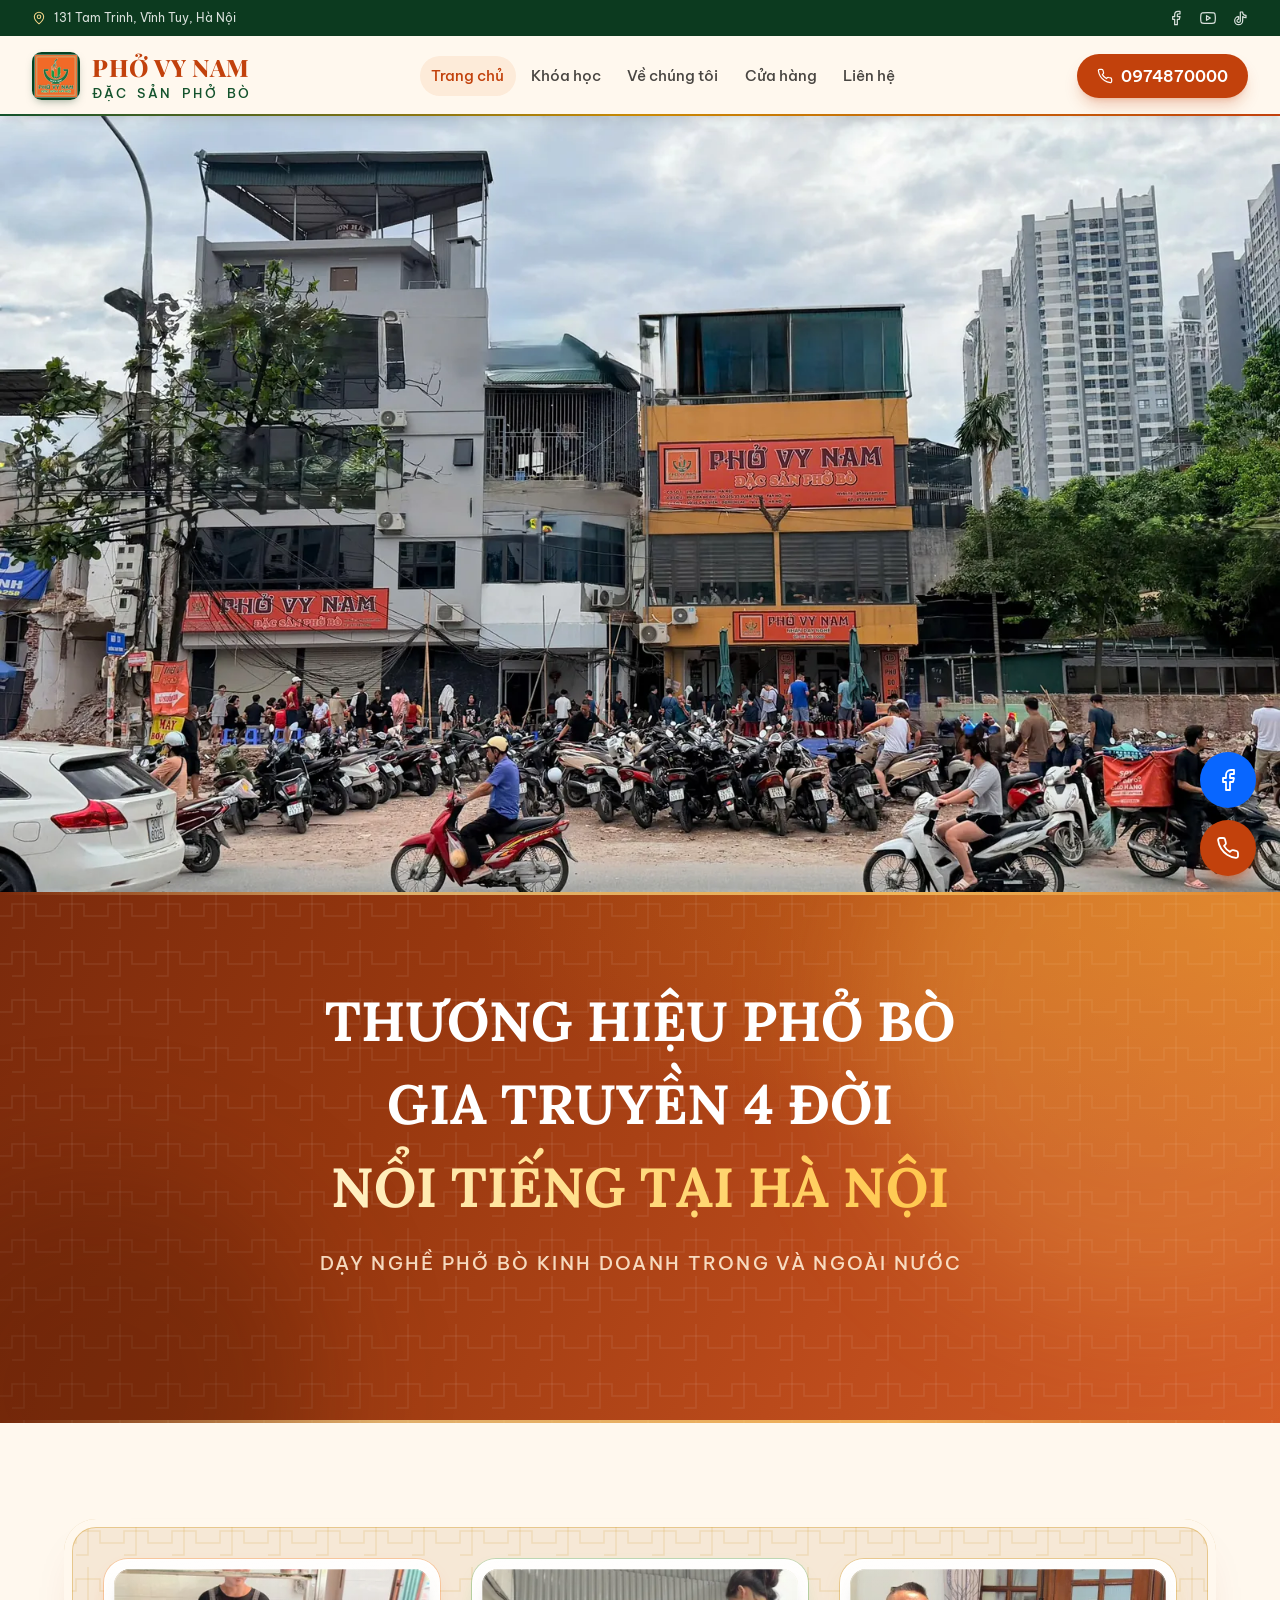
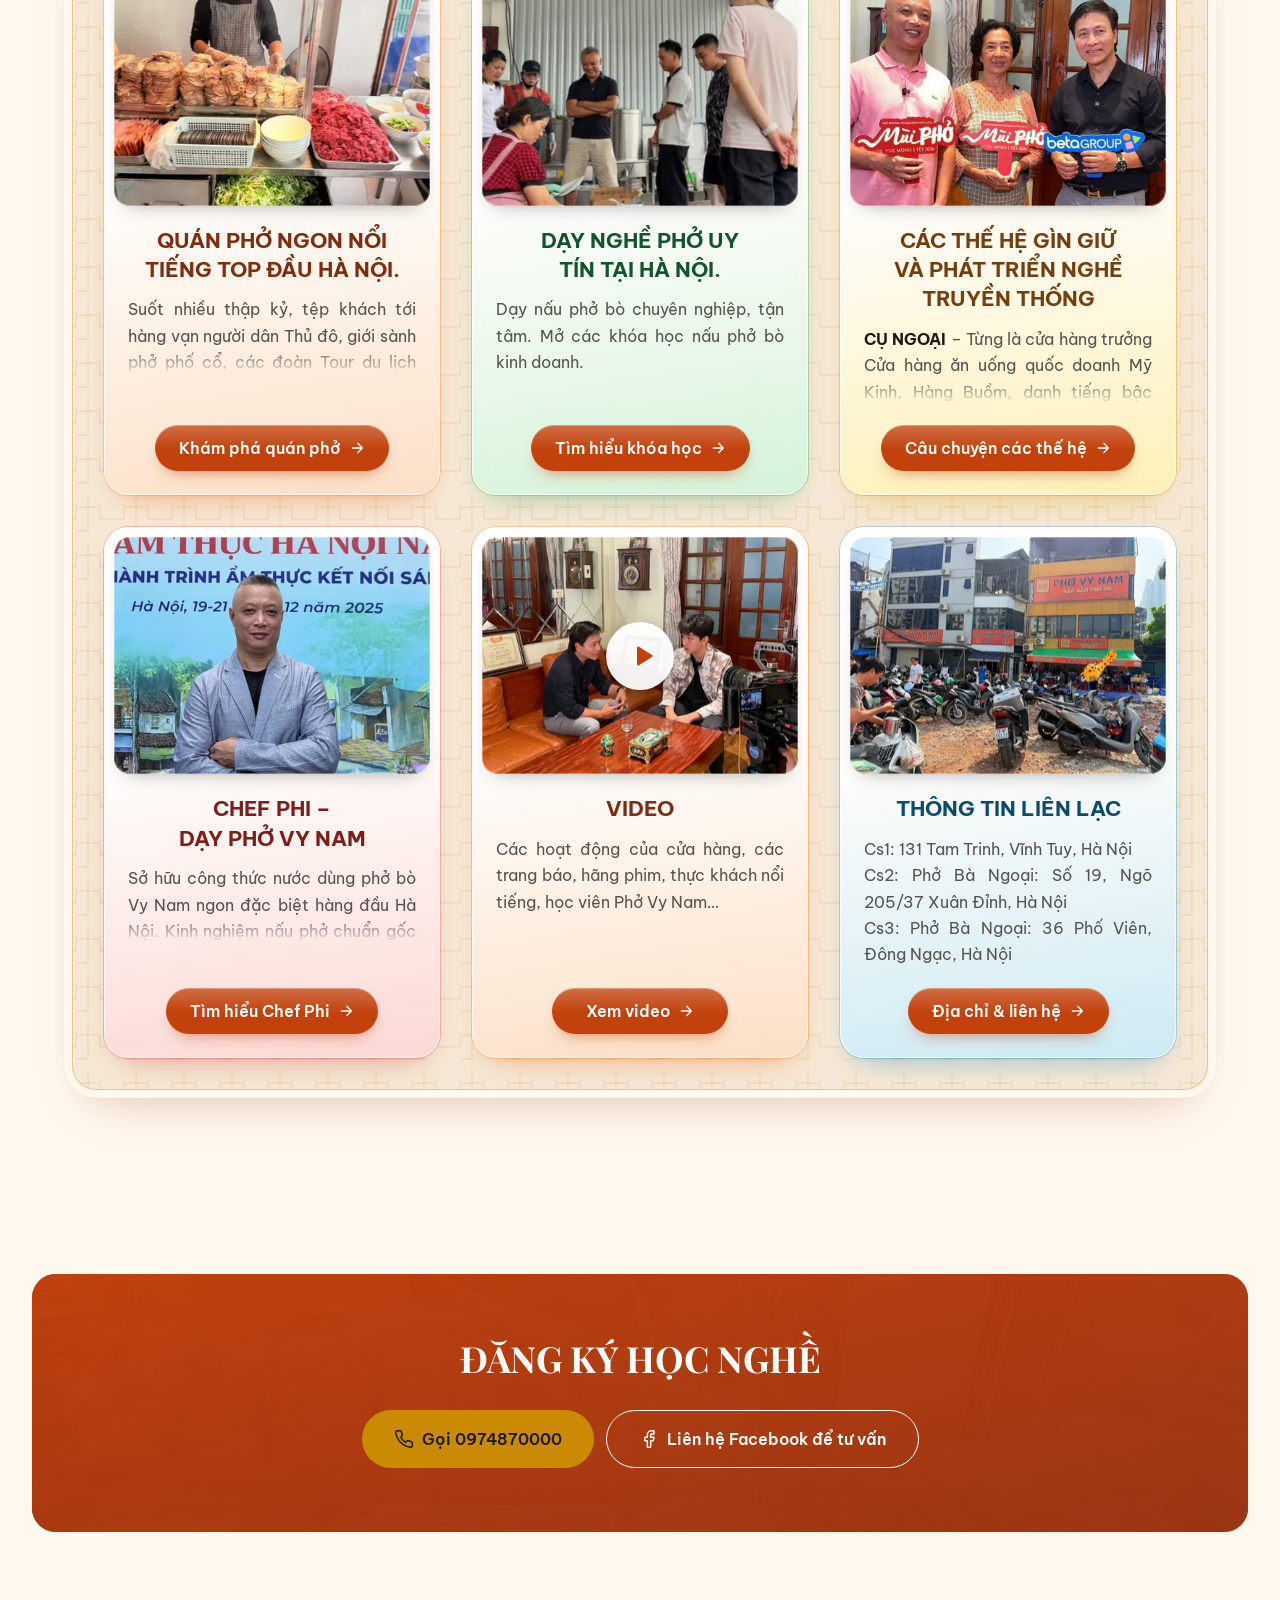
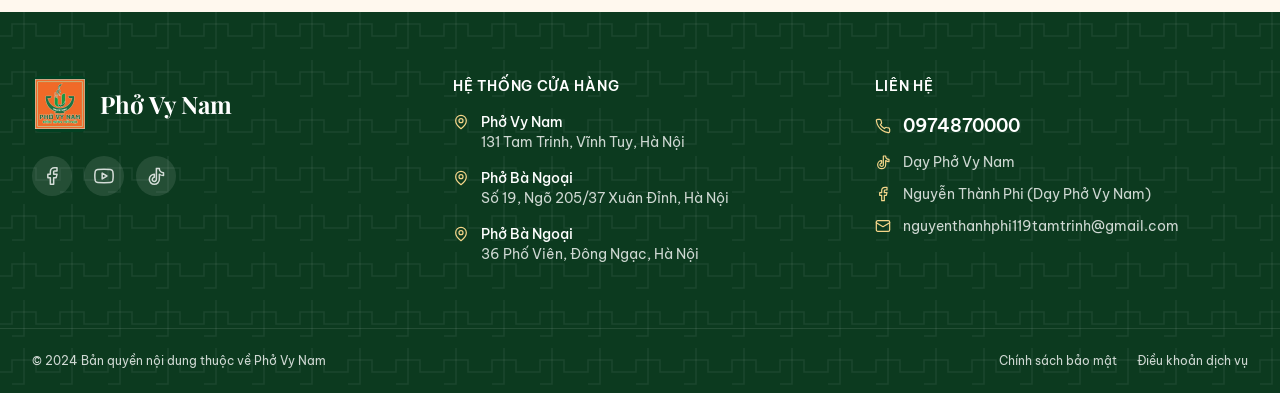
<file: index.html>
<!DOCTYPE html><html lang="vi"> <head><meta charset="utf-8"><meta name="viewport" content="width=device-width, initial-scale=1"><title>Phở Vy Nam</title><meta name="description" content="Dạy nấu phở bò Hà Nội, khóa học nấu phở kinh doanh với công thức phở bò ngon chuẩn vị do bà Vũ chủ quán và Chef Phi Top 1 trường kỹ thuật ăn uống Hà Nội dạy nghề"><meta name="robots" content="index, follow"><link rel="canonical" href="https://dayphovynam.com/"><meta name="theme-color" content="#c2410c"><link rel="icon" type="image/png" href="favicon.png"><link rel="apple-touch-icon" href="apple-touch-icon.png"><link rel="sitemap" href="sitemap-index.xml"><meta property="og:type" content="website"><meta property="og:locale" content="vi_VN"><meta property="og:site_name" content="Phở Vy Nam"><meta property="og:title" content="Phở Vy Nam"><meta property="og:description" content="Dạy nấu phở bò Hà Nội, khóa học nấu phở kinh doanh với công thức phở bò ngon chuẩn vị do bà Vũ chủ quán và Chef Phi Top 1 trường kỹ thuật ăn uống Hà Nội dạy nghề"><meta property="og:url" content="https://dayphovynam.com/"><meta property="og:image" content="https://dayphovynam.com/_astro/og-mat-tien.jpg"><meta name="twitter:card" content="summary_large_image"><link rel="preconnect" href="https://fonts.googleapis.com"><link rel="preconnect" href="https://fonts.gstatic.com" crossorigin><link rel="stylesheet" href="https://fonts.googleapis.com/css2?family=Be+Vietnam+Pro:wght@400;500;600;700&family=Playfair+Display:ital,wght@0,600;0,700;0,800;1,600&family=Lora:wght@700&display=swap"><script type="application/ld+json">{"@context":"https://schema.org","@type":"Organization","@id":"https://dayphovynam.com/#organization","name":"Phở Vy Nam","url":"https://dayphovynam.com","logo":"https://dayphovynam.com/apple-touch-icon.png","foundingDate":"1990","telephone":"0974870000","email":"nguyenthanhphi119tamtrinh@gmail.com","sameAs":["https://www.facebook.com/phovynam","https://www.youtube.com/@dayphovynam","https://www.tiktok.com/@dayphovynam"],"department":[{"@type":"Restaurant","name":"Phở Vy Nam – 131 Tam Trinh","servesCuisine":"Phở bò Hà Nội","telephone":"0974870000","address":{"@type":"PostalAddress","streetAddress":"131 Tam Trinh","addressLocality":"Vĩnh Tuy","addressRegion":"Hà Nội","addressCountry":"VN"}},{"@type":"Restaurant","name":"Phở Bà Ngoại – Số 19, ngõ 205/37 Xuân Đỉnh","servesCuisine":"Phở bò Hà Nội","telephone":"0974870000","address":{"@type":"PostalAddress","streetAddress":"Số 19, ngõ 205/37 Xuân Đỉnh","addressLocality":"Xuân Đỉnh","addressRegion":"Hà Nội","addressCountry":"VN"}},{"@type":"Restaurant","name":"Phở Bà Ngoại – 36 Phố Viên","servesCuisine":"Phở bò Hà Nội","telephone":"0974870000","address":{"@type":"PostalAddress","streetAddress":"36 Phố Viên","addressLocality":"Đông Ngạc","addressRegion":"Hà Nội","addressCountry":"VN"}}]}</script><link rel="stylesheet" href="_astro/chinh-sach-bao-mat.DS66toYi.css"><link rel="stylesheet" href="_astro/dien-thoai.css"><link rel="stylesheet" href="_astro/hieu-ung.css"><style>.thu-muc-khung{position:relative;max-width:72rem;margin-inline:auto;padding:2.5rem;border-radius:2rem;background-color:#f6e8d6;background-image:url("data:image/svg+xml,%3Csvg xmlns='http://www.w3.org/2000/svg' width='48' height='48' viewBox='0 0 48 48'%3E%3Cpath d='M0 24h12V12h12v24H12' fill='none' stroke='%23ca8a04' stroke-opacity='.14' stroke-width='1.5'/%3E%3Cpath d='M24 0v12h12v12h12' fill='none' stroke='%23ca8a04' stroke-opacity='.14' stroke-width='1.5'/%3E%3C/svg%3E");box-shadow:inset 0 0 0 8px #fff8ee,inset 0 0 0 9px #ca8a0459,0 24px 48px -28px #9a341259}@media (max-width:1023px){.thu-muc-khung{padding:1.75rem}}@media (max-width:639px){.thu-muc-khung{padding:1.125rem;border-radius:1.5rem;box-shadow:inset 0 0 0 5px #fff8ee,inset 0 0 0 6px #ca8a0459,0 18px 36px -24px #9a341259}}.thu-muc-luoi{display:grid;gap:1.5rem}@media (min-width:640px){.thu-muc-luoi{grid-template-columns:repeat(2,minmax(0,1fr))}}@media (min-width:1024px){.thu-muc-luoi{grid-template-columns:repeat(3,minmax(0,1fr));gap:2rem}}.thu-muc{--mau:#f97316;--mau-mo:#fb923c3d;--mau-vien:#f9731647;--mau-bong:#ea580c66;--mau-dam:#7c2d12;position:relative;display:flex;flex-direction:column;overflow:hidden;padding:.625rem;border-radius:1.5rem;background:linear-gradient(172deg,#ffffffd9 0%,#ffffffa6 42%,var(--mau-mo) 100%),#ffffffb3;-webkit-backdrop-filter:blur(16px);backdrop-filter:blur(16px);box-shadow:inset 0 1px 0 #fff,inset 0 0 0 1px #ffffffb3,0 0 0 1px var(--mau-vien),0 18px 34px -20px var(--mau-bong),0 8px 26px -12px var(--mau-mo),0 4px 10px -6px #1c19171f;transition:transform .25s,box-shadow .25s,translate .8s cubic-bezier(.2,.7,.2,1),opacity .8s ease-out;transition-delay:0s,0s,var(--tre,0s),var(--tre,0s)}.thu-muc:hover{transform:translateY(-4px);box-shadow:inset 0 1px 0 #fff,inset 0 0 0 1px #ffffffb3,0 0 0 1px var(--mau),0 26px 44px -20px var(--mau-bong),0 8px 16px -10px #1c191729}.thu-muc:nth-child(2){--mau:#16a34a;--mau-mo:#4ade8038;--mau-vien:#16a34a3d;--mau-bong:#15803d59;--mau-dam:#14532d}.thu-muc:nth-child(3){--mau:#eab308;--mau-mo:#fde04757;--mau-vien:#ca8a0452;--mau-bong:#ca8a0466;--mau-dam:#713f12}.thu-muc:nth-child(4){--mau:#dc2626;--mau-mo:#f871713b;--mau-vien:#dc262640;--mau-bong:#b91c1c59;--mau-dam:#7f1d1d}.thu-muc:nth-child(6){--mau:#0284c7;--mau-mo:#38bdf83d;--mau-vien:#0284c740;--mau-bong:#0369a159;--mau-dam:#0c4a6e}.thu-muc::before{content:"";position:absolute;inset:0;z-index:1;pointer-events:none;background:linear-gradient(110deg,#fff0 30%,#ffffff80 48%,#fff0 66%);translate:-110% 0}@media (prefers-reduced-motion:no-preference){.cho-hien .thu-muc.hien::before{animation:thu-muc-loa 1.3s cubic-bezier(.3,.6,.3,1) calc(var(--tre,0s) + .45s) backwards}}@media (hover:hover) and (prefers-reduced-motion:no-preference){.thu-muc:hover::before{translate:110% 0;transition:translate 1.1s cubic-bezier(.2,.7,.2,1)}}@keyframes thu-muc-loa{from{translate:-110% 0}to{translate:110% 0}}@supports not ((backdrop-filter:blur(1px)) or (-webkit-backdrop-filter:blur(1px))){.thu-muc{background:linear-gradient(172deg,#fff 0%,#fffffff5 42%,var(--mau-mo) 100%),#fff}}.thu-muc:active{transform:scale(.98);box-shadow:0 0 0 2px var(--color-gold),0 0 0 7px #ca8a0438,0 6px 16px -10px #1c191740;transition-duration:.1s,.1s,.8s,.8s}.thu-muc:has(.thu-muc-xem:focus-visible){outline:3px solid var(--color-gold);outline-offset:3px}.thu-muc-anh{position:relative;isolation:isolate;aspect-ratio:4/3;overflow:hidden;border-radius:1rem;background:var(--color-cream-2);box-shadow:0 10px 20px -14px #1c191780}.thu-muc-anh::after{content:"";position:absolute;inset:0;border-radius:inherit;pointer-events:none;box-shadow:inset 0 0 0 1px #ffffff4d;background:linear-gradient(180deg,#ffffff24,#fff0 32%)}.thu-muc-anh img{width:100%;height:100%;object-fit:cover;transition:transform .7s}.thu-muc:hover .thu-muc-anh img{transform:scale(1.05)}.thu-muc-phat{position:absolute;inset:0;margin:auto;display:flex;width:4.25rem;height:4.25rem;align-items:center;justify-content:center;border-radius:9999px;background:#fffffff0;color:var(--color-brand);box-shadow:0 8px 24px #00000059}.thu-muc-phat svg{margin-left:4px}.thu-muc-phat::after{content:"";position:absolute;inset:0;border-radius:inherit}.thu-muc-than{display:flex;flex:1;flex-direction:column;padding:1.25rem .875rem .875rem}.thu-muc-ten{font-family:var(--font-sans);font-size:1.3125rem;font-weight:700;line-height:1.4;text-align:center;color:var(--mau-dam);font-variant-numeric:lining-nums}.thu-muc-chu{margin:.75rem 0 1.25rem;color:var(--color-muted);line-height:1.65;text-align:justify;display:-webkit-box;-webkit-box-orient:vertical;-webkit-line-clamp:3;line-clamp:3;overflow:hidden}.thu-muc-chu.bi-cat{display:block;-webkit-line-clamp:unset;line-clamp:none;max-height:4.95em;-webkit-mask-image:linear-gradient(to bottom,#000 calc(100% - 1.9em),#0000);mask-image:linear-gradient(to bottom,#000 calc(100% - 1.9em),#0000)}.thu-muc-chu--du{display:block;-webkit-line-clamp:unset;line-clamp:none}.thu-muc-xem{margin-top:auto;align-self:center;display:inline-flex;white-space:nowrap;min-width:11rem;min-height:2.875rem;align-items:center;justify-content:center;gap:.5rem;padding:.625rem 1.5rem;border-radius:9999px;background-color:var(--color-brand);background-image:linear-gradient(180deg,#ffffff3d,#fff0 55%);color:#fff;font-weight:600;text-decoration:none;box-shadow:inset 0 1px 0 #ffffff4d,0 8px 16px -8px #c2410ca6;transition:background-color .2s,box-shadow .2s}.thu-muc-xem svg{transition:transform .25s}.thu-muc:hover .thu-muc-xem{background-color:var(--color-brand-dark);box-shadow:inset 0 1px 0 #ffffff40,0 10px 20px -8px #9a3412b3}.thu-muc:hover .thu-muc-xem svg{transform:translateX(4px)}.thu-muc-xem::after{content:"";position:absolute;inset:0}@media (prefers-reduced-motion:no-preference){.cho-hien .thu-muc:not(.hien){opacity:0;translate:0 2rem}.cho-hien .thu-muc.hien .thu-muc-anh img{animation:thu-muc-lia 18s ease-out both}.thu-muc-phat{animation:thu-muc-nhip 1.6s ease-in-out infinite}.thu-muc-phat::after{animation:thu-muc-song 1.6s ease-out infinite}}@keyframes thu-muc-lia{from{scale:1;translate:0 0}to{scale:1.1;translate:-2% -1.5%}}@keyframes thu-muc-nhip{0%,56%,100%{scale:1}14%{scale:1.12}28%{scale:1}42%{scale:1.07}}@keyframes thu-muc-song{0%{box-shadow:0 0 0 0 #ffffffb3}70%,100%{box-shadow:0 0 0 1.25rem #fff0}}@font-face{font-family:"Lora du phong";src:local("Georgia");size-adjust:87%}.hero-chu,.hero-anh-khung{background-color:#9c3a0f;background-image:url("data:image/svg+xml,%3Csvg xmlns='http://www.w3.org/2000/svg' width='48' height='48' viewBox='0 0 48 48'%3E%3Cpath d='M0 24h12V12h12v24H12' fill='none' stroke='%23ffffff' stroke-opacity='.07' stroke-width='1.5'/%3E%3Cpath d='M24 0v12h12v12h12' fill='none' stroke='%23ffffff' stroke-opacity='.07' stroke-width='1.5'/%3E%3C/svg%3E"),radial-gradient(110% 95% at 100% 0%,#fbbf2452,#fbbf2400 58%),linear-gradient(115deg,#7a2a0c 0%,#98380f 32%,#ba4a1b 66%,#d55e28 100%)}.hero-chu>div:nth-child(1){background-color:#ffc4573d}.hero-chu>div:nth-child(2){background-color:#3a110345}.hero-anh{display:block;width:min(100%,calc((100svh - 7.25rem)*1.8));height:auto;max-height:calc(100svh - 7.25rem);margin-inline:auto;object-fit:cover;object-position:50% 20%}.hero-chu::before{top:0}.hero-chu::after{bottom:0}.hero-chu::before,.hero-chu::after{content:"";position:absolute;left:0;right:0;height:3px;background:linear-gradient(90deg,#f5d68a00,#f5d68a 30%,#ffcf6b 70%,#f5d68a00);opacity:.75}.hero-khit{container-type:inline-size;width:min(100%,40rem);margin-inline:auto}.hero-khit h1{font-family:"Lora","Lora du phong",Georgia,serif;font-weight:700;font-variant-numeric:lining-nums}.hero-khit h1>span{display:block;white-space:nowrap;line-height:1.2;text-align:center}.hero-khit h1>span{font-size:calc(100cqi / 11.62)}.hero-khit .khit-2{margin-top:.31em}.hero-khit .khit-3{margin-top:.11em;margin-bottom:-.2em;padding-block:.2em;background-image:linear-gradient(105deg,#fff0 42%,#fffffff2 50%,#fff0 58%),linear-gradient(90deg,#fff2c9,#ffd877 55%,#ffc64a);background-size:300% 100%,100% 100%;background-repeat:no-repeat;background-position:100% 0,0 0}@media (prefers-reduced-motion:no-preference){.cho-hien .hero-khit:not(.hien) h1>span,.cho-hien .hero-khit:not(.hien) .hero-phu-de{opacity:0}.cho-hien .hero-khit.hien h1>span,.cho-hien .hero-khit.hien .hero-phu-de{animation:hero-len .9s cubic-bezier(.2,.7,.2,1) both}.cho-hien .hero-khit.hien .khit-2{animation-delay:.2s}.cho-hien .hero-khit.hien .khit-3{animation:hero-len .9s cubic-bezier(.2,.7,.2,1) .4s both,hero-loang 1.5s ease-in-out 1.25s both}.cho-hien .hero-khit.hien .hero-phu-de{animation-delay:.65s}}@keyframes hero-len{from{opacity:0;translate:0 .45em}to{opacity:1;translate:0 0}}@keyframes hero-loang{from{background-position:100% 0,0 0}to{background-position:0% 0,0 0}}.hero-phu-de{margin-top:1.75rem;margin-right:-.12em;font-size:calc(100cqi / 33.9);font-weight:500;line-height:1.6;letter-spacing:.12em;white-space:nowrap;text-align:justify;text-align-last:justify;color:#fde7cdeb}</style></head> <body class="flex min-h-screen flex-col"> <a href="#main" class="sr-only focus:not-sr-only focus:fixed focus:top-2 focus:left-2 focus:z-[60] focus:rounded focus:bg-white focus:px-4 focus:py-2">
Bỏ qua và tới nội dung chính
</a> <header class="sticky top-0 z-50 border-b border-line/70 bg-cream/90 backdrop-blur-md"> <!-- Thanh thông tin trên cùng --> <div class="hidden bg-forest-dark text-xs text-white/85 md:block"> <div class="container-x flex h-9 items-center justify-between"> <p class="flex items-center gap-2"> <svg class="h-3.5 w-3.5 text-gold-light" viewBox="0 0 24 24" fill="none" stroke="currentColor" stroke-width="1.8" stroke-linecap="round" stroke-linejoin="round" aria-hidden="true"><path d="M20 10c0 6-8 12-8 12s-8-6-8-12a8 8 0 0 1 16 0z"/><circle cx="12" cy="10" r="3"/></svg>
131 Tam Trinh, Vĩnh Tuy, Hà Nội
</p> <div class="flex items-center gap-4"> <a href="https://www.facebook.com/phovynam" target="_blank" rel="noopener" aria-label="Facebook" class="hover:text-gold-light"><svg class="h-4 w-4" viewBox="0 0 24 24" fill="none" stroke="currentColor" stroke-width="1.8" stroke-linecap="round" stroke-linejoin="round" aria-hidden="true"><path d="M18 2h-3a5 5 0 0 0-5 5v3H7v4h3v8h4v-8h3l1-4h-4V7a1 1 0 0 1 1-1h3z"/></svg></a> <a href="https://www.youtube.com/@dayphovynam" target="_blank" rel="noopener" aria-label="YouTube" class="hover:text-gold-light"><svg class="h-4 w-4" viewBox="0 0 24 24" fill="none" stroke="currentColor" stroke-width="1.8" stroke-linecap="round" stroke-linejoin="round" aria-hidden="true"><path d="M22.5 6.4a2.8 2.8 0 0 0-2-2C18.9 4 12 4 12 4s-6.9 0-8.5.4a2.8 2.8 0 0 0-2 2A29 29 0 0 0 1 12a29 29 0 0 0 .5 5.6 2.8 2.8 0 0 0 2 2C5.1 20 12 20 12 20s6.9 0 8.5-.4a2.8 2.8 0 0 0 2-2A29 29 0 0 0 23 12a29 29 0 0 0-.5-5.6z"/><path d="m9.8 15.5 5.7-3.5-5.7-3.5z"/></svg></a> <a href="https://www.tiktok.com/@dayphovynam" target="_blank" rel="noopener" aria-label="TikTok" class="hover:text-gold-light"><svg class="h-4 w-4" viewBox="0 0 24 24" fill="none" stroke="currentColor" stroke-width="1.8" stroke-linecap="round" stroke-linejoin="round" aria-hidden="true"><path d="M16 3a5 5 0 0 0 5 5v3.5a8.5 8.5 0 0 1-5-1.6V16a6 6 0 1 1-6-6v3.6a2.5 2.5 0 1 0 2.5 2.4V3z"/></svg></a> </div> </div> </div> <div class="container-x flex h-16 items-center justify-between gap-4 lg:h-20"> <a href="./" class="flex items-center gap-3" aria-label="Phở Vy Nam – Trang chủ"> <img src="_astro/logo-goc-192.webp" alt loading="eager" decoding="async" fetchpriority="auto" width="192" height="192" class="h-11 w-11 rounded-lg shadow-sm lg:h-12 lg:w-12"> <span class="leading-tight"> <span class="block font-display text-xl font-bold text-brand lg:text-2xl">Phở Vy Nam</span> <span class="block text-[11px] font-medium tracking-wider text-forest uppercase">Đặc sản phở bò</span> </span> </a> <nav class="hidden items-center gap-1 lg:flex" aria-label="Menu chính"> <a href="./" class="rounded-full px-4 py-2 text-[15px] font-medium transition-colors bg-brand-light text-brand" aria-current="page"> Trang chủ </a><a href="khoa-hoc-day-nau-pho" class="rounded-full px-4 py-2 text-[15px] font-medium transition-colors text-ink/80 hover:text-brand"> Khóa học </a><a href="ve-chung-toi" class="rounded-full px-4 py-2 text-[15px] font-medium transition-colors text-ink/80 hover:text-brand"> Về chúng tôi </a><a href="he-thong-cua-hang" class="rounded-full px-4 py-2 text-[15px] font-medium transition-colors text-ink/80 hover:text-brand"> Cửa hàng </a><a href="lien-he" class="rounded-full px-4 py-2 text-[15px] font-medium transition-colors text-ink/80 hover:text-brand"> Liên hệ </a> </nav> <div class="flex items-center gap-2"> <a href="tel:0974870000" class="btn btn-primary hidden !px-5 !py-2.5 sm:inline-flex"> <svg class="h-4 w-4" viewBox="0 0 24 24" fill="none" stroke="currentColor" stroke-width="1.8" stroke-linecap="round" stroke-linejoin="round" aria-hidden="true"><path d="M22 16.9v3a2 2 0 0 1-2.2 2 19.8 19.8 0 0 1-8.6-3.1 19.5 19.5 0 0 1-6-6A19.8 19.8 0 0 1 2.1 4.2 2 2 0 0 1 4.1 2h3a2 2 0 0 1 2 1.7c.1 1 .4 1.9.7 2.8a2 2 0 0 1-.5 2.1L8 9.9a16 16 0 0 0 6 6l1.3-1.3a2 2 0 0 1 2.1-.4c.9.3 1.8.6 2.8.7a2 2 0 0 1 1.7 2z"/></svg> 0974870000 </a> <!-- Menu mobile dùng <details>, không cần JavaScript --> <details class="group relative lg:hidden"> <summary class="flex h-11 w-11 cursor-pointer list-none items-center justify-center rounded-full border border-line bg-white [&::-webkit-details-marker]:hidden" aria-label="Mở menu"> <svg class="h-5 w-5 group-open:hidden" viewBox="0 0 24 24" fill="none" stroke="currentColor" stroke-width="1.8" stroke-linecap="round" stroke-linejoin="round" aria-hidden="true"><path d="M4 6h16M4 12h16M4 18h16"/></svg> <svg class="hidden h-5 w-5 group-open:block" viewBox="0 0 24 24" fill="none" stroke="currentColor" stroke-width="1.8" stroke-linecap="round" stroke-linejoin="round" aria-hidden="true"><path d="M18 6 6 18M6 6l12 12"/></svg> </summary> <div class="fixed inset-x-0 top-16 border-b border-line bg-cream px-4 pt-2 pb-6 shadow-xl"> <nav class="flex flex-col" aria-label="Menu mobile"> <a href="./" class="border-b border-line/60 py-3.5 text-lg font-medium text-brand"> Trang chủ </a><a href="khoa-hoc-day-nau-pho" class="border-b border-line/60 py-3.5 text-lg font-medium text-ink"> Khóa học </a><a href="ve-chung-toi" class="border-b border-line/60 py-3.5 text-lg font-medium text-ink"> Về chúng tôi </a><a href="he-thong-cua-hang" class="border-b border-line/60 py-3.5 text-lg font-medium text-ink"> Cửa hàng </a><a href="lien-he" class="border-b border-line/60 py-3.5 text-lg font-medium text-ink"> Liên hệ </a> </nav> <div class="mt-5 grid grid-cols-2 gap-3"> <a href="tel:0974870000" class="btn btn-primary"><svg class="h-4 w-4" viewBox="0 0 24 24" fill="none" stroke="currentColor" stroke-width="1.8" stroke-linecap="round" stroke-linejoin="round" aria-hidden="true"><path d="M22 16.9v3a2 2 0 0 1-2.2 2 19.8 19.8 0 0 1-8.6-3.1 19.5 19.5 0 0 1-6-6A19.8 19.8 0 0 1 2.1 4.2 2 2 0 0 1 4.1 2h3a2 2 0 0 1 2 1.7c.1 1 .4 1.9.7 2.8a2 2 0 0 1-.5 2.1L8 9.9a16 16 0 0 0 6 6l1.3-1.3a2 2 0 0 1 2.1-.4c.9.3 1.8.6 2.8.7a2 2 0 0 1 1.7 2z"/></svg>Gọi ngay</a> <a href="https://www.facebook.com/nguyen.thanh.phi.833578" target="_blank" rel="noopener" class="btn btn-ghost-dark"><svg class="h-4 w-4" viewBox="0 0 24 24" fill="none" stroke="currentColor" stroke-width="1.8" stroke-linecap="round" stroke-linejoin="round" aria-hidden="true"><path d="M18 2h-3a5 5 0 0 0-5 5v3H7v4h3v8h4v-8h3l1-4h-4V7a1 1 0 0 1 1-1h3z"/></svg>Facebook</a> </div> </div> </details> </div> </div> </header> <main id="main" class="flex-1">   <!-- ảnh toàn bộ mặt tiền quán: thấy ngay khi mở web, không phủ gì lên ảnh --> <div class="hero-anh-khung"><img class="hero-anh" src="_astro/mat-tien-xe-may-800.webp" srcset="_astro/mat-tien-xe-may-480.webp 480w, _astro/mat-tien-xe-may-800.webp 800w, _astro/mat-tien-xe-may-1200.webp 1200w, _astro/mat-tien-xe-may-1600.webp 1600w" sizes="100vw" alt="Phở Vy Nam" width="1600" height="970" fetchpriority="high"></div> <section class="hero-chu bg-pattern-light relative isolate overflow-hidden bg-ink"> <!-- quầng sáng ấm phía sau --> <div class="absolute -top-40 -right-40 -z-10 h-[36rem] w-[36rem] rounded-full bg-brand/30 blur-3xl"></div> <div class="absolute -bottom-48 -left-32 -z-10 h-[28rem] w-[28rem] rounded-full bg-gold/15 blur-3xl"></div> <div class="container-x grid items-center gap-14 pt-14 pb-28 sm:pt-20 lg:gap-10 lg:pt-24 lg:pb-36"> <div class="hero-khit"> <h1 class="font-bold text-white"><span class="khit-1">THƯƠNG HIỆU PHỞ BÒ</span> <span class="khit-2">GIA TRUYỀN 4 ĐỜI</span> <span class="khit-3 bg-gradient-to-r from-gold-light via-[#ffcf8a] to-[#f59e5b] bg-clip-text text-transparent">NỔI TIẾNG TẠI HÀ NỘI</span> </h1> <p class="hero-phu-de text-white/75"><span>DẠY NGHỀ PHỞ BÒ KINH DOANH</span> <span>TRONG VÀ NGOÀI NƯỚC</span></p> </div> </div> </section>    <section class="section container-x"> <div class="thu-muc-khung bg-pattern"> <div class="thu-muc-luoi"> <article class="thu-muc"> <div class="thu-muc-anh"><img src="_astro/quay-thit-bo-800.webp" srcset="_astro/quay-thit-bo-480.webp 480w, _astro/quay-thit-bo-800.webp 800w, _astro/quay-thit-bo-1200.webp 1200w, _astro/quay-thit-bo-1600.webp 1600w" alt="Phở Vy Nam" sizes="(min-width: 1024px) 400px, (min-width: 640px) 50vw, 100vw" loading="lazy" decoding="async" width="1600" height="1050"></div> <div class="thu-muc-than"> <h2 class="thu-muc-ten">QUÁN PHỞ NGON NỔI TIẾNG TOP ĐẦU HÀ NỘI.</h2> <p class="thu-muc-chu">Suốt nhiều thập kỷ, tệp khách tới hàng vạn người dân Thủ đô, giới sành phở phố cổ, các đoàn Tour du lịch trong và ngoài nước, những người nổi tiếng… Hàng ngày cứ 5h sáng, thực khách đã xếp hàng rất đông để thưởng thức hương vị phở ngon chuẩn gốc phố cổ.</p> <a href="quan-pho-ngon" class="thu-muc-xem">Khám phá quán phở <svg width="16" height="16" viewBox="0 0 24 24" fill="none" stroke="currentColor" stroke-width="2" stroke-linecap="round" stroke-linejoin="round" aria-hidden="true"><path d="M5 12h14M13 5l7 7-7 7"/></svg></a> </div> </article><article class="thu-muc"> <div class="thu-muc-anh"><img src="_astro/day-nghe-chef-phi-800.webp" srcset="_astro/day-nghe-chef-phi-480.webp 480w, _astro/day-nghe-chef-phi-800.webp 800w, _astro/day-nghe-chef-phi-1085.webp 1085w" alt="Phở Vy Nam" sizes="(min-width: 1024px) 400px, (min-width: 640px) 50vw, 100vw" loading="lazy" decoding="async" width="1085" height="742"></div> <div class="thu-muc-than"> <h2 class="thu-muc-ten">DẠY NGHỀ PHỞ UY TÍN TẠI HÀ NỘI.</h2> <p class="thu-muc-chu">Dạy nấu phở bò chuyên nghiệp, tận tâm. Mở các khóa học nấu phở bò kinh doanh.</p> <a href="khoa-hoc-day-nau-pho" class="thu-muc-xem">Tìm hiểu khóa học <svg width="16" height="16" viewBox="0 0 24 24" fill="none" stroke="currentColor" stroke-width="2" stroke-linecap="round" stroke-linejoin="round" aria-hidden="true"><path d="M5 12h14M13 5l7 7-7 7"/></svg></a> </div> </article><article class="thu-muc"> <div class="thu-muc-anh"><img src="_astro/ba-vu-chef-phi-800.webp" srcset="_astro/ba-vu-chef-phi-480.webp 480w, _astro/ba-vu-chef-phi-800.webp 800w, _astro/ba-vu-chef-phi-1200.webp 1200w, _astro/ba-vu-chef-phi-1320.webp 1320w" alt="Phở Vy Nam" sizes="(min-width: 1024px) 400px, (min-width: 640px) 50vw, 100vw" loading="lazy" decoding="async" width="1320" height="990"></div> <div class="thu-muc-than"> <h2 class="thu-muc-ten">CÁC THẾ HỆ GÌN GIỮ VÀ PHÁT TRIỂN NGHỀ TRUYỀN THỐNG</h2> <p class="thu-muc-chu"><strong class="text-ink">CỤ NGOẠI</strong> – Từng là cửa hàng trưởng Cửa hàng ăn uống quốc doanh Mỹ Kinh, Hàng Buồm, danh tiếng bậc nhất Hà Nội thời bao cấp về các món ăn đặc sản phố cổ như phở, bún…</p> <a href="ve-chung-toi" class="thu-muc-xem">Câu chuyện các thế hệ <svg width="16" height="16" viewBox="0 0 24 24" fill="none" stroke="currentColor" stroke-width="2" stroke-linecap="round" stroke-linejoin="round" aria-hidden="true"><path d="M5 12h14M13 5l7 7-7 7"/></svg></a> </div> </article><article class="thu-muc"> <div class="thu-muc-anh"><img src="_astro/chef-phi-moi-ngang-800.webp" srcset="_astro/chef-phi-moi-ngang-480.webp 480w, _astro/chef-phi-moi-ngang-800.webp 800w, _astro/chef-phi-moi-ngang-1200.webp 1200w" alt="Phở Vy Nam" sizes="(min-width: 1024px) 400px, (min-width: 640px) 50vw, 100vw" loading="lazy" decoding="async" width="1200" height="900"></div> <div class="thu-muc-than"> <h2 class="thu-muc-ten">CHEF PHI&nbsp;– DẠY&nbsp;PHỞ&nbsp;VY&nbsp;NAM</h2> <p class="thu-muc-chu">Sở hữu công thức nước dùng phở bò Vy Nam ngon đặc biệt hàng đầu Hà Nội. Kinh nghiệm nấu phở chuẩn gốc Hà Nội, dùng ít loại nguyên liệu và gia vị. Cost phở thấp đơn giản mà ngon là điểm mạnh để các chủ quán có lãi suất cao.</p> <a href="chef-phi" class="thu-muc-xem">Tìm hiểu Chef Phi <svg width="16" height="16" viewBox="0 0 24 24" fill="none" stroke="currentColor" stroke-width="2" stroke-linecap="round" stroke-linejoin="round" aria-hidden="true"><path d="M5 12h14M13 5l7 7-7 7"/></svg></a> </div> </article><article class="thu-muc"> <div class="thu-muc-anh"><img src="_astro/phong-van-800.webp" srcset="_astro/phong-van-480.webp 480w, _astro/phong-van-800.webp 800w, _astro/phong-van-1200.webp 1200w, _astro/phong-van-1600.webp 1600w" alt="Phở Vy Nam" sizes="(min-width: 1024px) 400px, (min-width: 640px) 50vw, 100vw" loading="lazy" decoding="async" width="1600" height="1184"><span class="thu-muc-phat" aria-hidden="true"><svg width="30" height="30" viewBox="0 0 24 24" fill="currentColor" aria-hidden="true"><path d="M8 5.5v13a1 1 0 0 0 1.5.86l10.5-6.5a1 1 0 0 0 0-1.72L9.5 4.64A1 1 0 0 0 8 5.5z"/></svg></span></div> <div class="thu-muc-than"> <h2 class="thu-muc-ten">VIDEO</h2> <p class="thu-muc-chu">Các hoạt động của cửa hàng, các trang báo, hãng phim, thực khách nổi tiếng, học viên Phở Vy Nam…</p> <a href="video" class="thu-muc-xem">Xem video <svg width="16" height="16" viewBox="0 0 24 24" fill="none" stroke="currentColor" stroke-width="2" stroke-linecap="round" stroke-linejoin="round" aria-hidden="true"><path d="M5 12h14M13 5l7 7-7 7"/></svg></a> </div> </article><article class="thu-muc"> <div class="thu-muc-anh"><img src="_astro/mat-tien-bien-800.webp" srcset="_astro/mat-tien-bien-480.webp 480w, _astro/mat-tien-bien-800.webp 800w, _astro/mat-tien-bien-1200.webp 1200w, _astro/mat-tien-bien-1600.webp 1600w" alt="Phở Vy Nam" sizes="(min-width: 1024px) 400px, (min-width: 640px) 50vw, 100vw" loading="lazy" decoding="async" width="1600" height="1229"></div> <div class="thu-muc-than"> <h2 class="thu-muc-ten">THÔNG TIN LIÊN LẠC</h2> <p class="thu-muc-chu thu-muc-chu--du">Cs1: 131 Tam Trinh, Vĩnh Tuy, Hà Nội<br>Cs2: Phở Bà Ngoại: Số 19, Ngõ 205/37 Xuân Đỉnh, Hà Nội<br>Cs3: Phở Bà Ngoại: 36 Phố Viên, Đông Ngạc, Hà Nội</p> <a href="he-thong-cua-hang" class="thu-muc-xem">Địa chỉ &amp; liên hệ <svg width="16" height="16" viewBox="0 0 24 24" fill="none" stroke="currentColor" stroke-width="2" stroke-linecap="round" stroke-linejoin="round" aria-hidden="true"><path d="M5 12h14M13 5l7 7-7 7"/></svg></a> </div> </article> </div> </div> </section>  <section class="container-x py-16 sm:py-20"> <div class="relative isolate overflow-hidden rounded-3xl bg-brand-dark px-6 py-14 text-center sm:px-12 sm:py-16"> <img src="_astro/quay-thit-bo-800.webp" srcset="_astro/quay-thit-bo-480.webp 480w, _astro/quay-thit-bo-800.webp 800w, _astro/quay-thit-bo-1200.webp 1200w, _astro/quay-thit-bo-1600.webp 1600w" alt sizes="(min-width: 1280px) 1216px, 100vw" loading="lazy" decoding="async" fetchpriority="auto" width="1600" height="1050" class="absolute inset-0 -z-10 h-full w-full object-cover opacity-20 mix-blend-luminosity"> <div class="absolute inset-0 -z-10 bg-gradient-to-br from-brand/90 to-brand-dark/95"></div> <h2 class="mx-auto max-w-2xl text-3xl font-bold text-white sm:text-4xl">ĐĂNG KÝ HỌC NGHỀ</h2> <div class="mt-8 flex flex-col justify-center gap-3 sm:flex-row"> <a href="tel:0974870000" class="btn btn-gold !px-8 !py-4"> <svg class="h-5 w-5" viewBox="0 0 24 24" fill="none" stroke="currentColor" stroke-width="1.8" stroke-linecap="round" stroke-linejoin="round" aria-hidden="true"><path d="M22 16.9v3a2 2 0 0 1-2.2 2 19.8 19.8 0 0 1-8.6-3.1 19.5 19.5 0 0 1-6-6A19.8 19.8 0 0 1 2.1 4.2 2 2 0 0 1 4.1 2h3a2 2 0 0 1 2 1.7c.1 1 .4 1.9.7 2.8a2 2 0 0 1-.5 2.1L8 9.9a16 16 0 0 0 6 6l1.3-1.3a2 2 0 0 1 2.1-.4c.9.3 1.8.6 2.8.7a2 2 0 0 1 1.7 2z"/></svg> Gọi 0974870000 </a> <a href="https://www.facebook.com/nguyen.thanh.phi.833578" target="_blank" rel="noopener" class="btn btn-outline !px-8 !py-4 text-white"> <svg class="h-5 w-5" viewBox="0 0 24 24" fill="none" stroke="currentColor" stroke-width="1.8" stroke-linecap="round" stroke-linejoin="round" aria-hidden="true"><path d="M18 2h-3a5 5 0 0 0-5 5v3H7v4h3v8h4v-8h3l1-4h-4V7a1 1 0 0 1 1-1h3z"/></svg> Liên hệ Facebook để tư vấn
</a> </div> </div> </section>  </main> <footer class="bg-pattern-light bg-forest-dark text-white/80"> <div class="container-x grid gap-12 py-16 md:grid-cols-2 lg:grid-cols-12"> <div class="lg:col-span-4"> <a href="./" class="flex items-center gap-3"> <img src="_astro/logo-goc-224.webp" alt loading="lazy" decoding="async" fetchpriority="auto" width="224" height="224" class="h-14 w-14 rounded-lg"> <span> <span class="block font-display text-2xl font-bold text-white">Phở Vy Nam</span> </span> </a> <div class="mt-6 flex gap-3"> <a href="https://www.facebook.com/phovynam" target="_blank" rel="noopener" aria-label="Facebook" class="flex h-10 w-10 items-center justify-center rounded-full bg-white/10 hover:bg-brand"><svg class="h-5 w-5" viewBox="0 0 24 24" fill="none" stroke="currentColor" stroke-width="1.8" stroke-linecap="round" stroke-linejoin="round" aria-hidden="true"><path d="M18 2h-3a5 5 0 0 0-5 5v3H7v4h3v8h4v-8h3l1-4h-4V7a1 1 0 0 1 1-1h3z"/></svg></a> <a href="https://www.youtube.com/@dayphovynam" target="_blank" rel="noopener" aria-label="YouTube" class="flex h-10 w-10 items-center justify-center rounded-full bg-white/10 hover:bg-brand"><svg class="h-5 w-5" viewBox="0 0 24 24" fill="none" stroke="currentColor" stroke-width="1.8" stroke-linecap="round" stroke-linejoin="round" aria-hidden="true"><path d="M22.5 6.4a2.8 2.8 0 0 0-2-2C18.9 4 12 4 12 4s-6.9 0-8.5.4a2.8 2.8 0 0 0-2 2A29 29 0 0 0 1 12a29 29 0 0 0 .5 5.6 2.8 2.8 0 0 0 2 2C5.1 20 12 20 12 20s6.9 0 8.5-.4a2.8 2.8 0 0 0 2-2A29 29 0 0 0 23 12a29 29 0 0 0-.5-5.6z"/><path d="m9.8 15.5 5.7-3.5-5.7-3.5z"/></svg></a> <a href="https://www.tiktok.com/@dayphovynam" target="_blank" rel="noopener" aria-label="TikTok" class="flex h-10 w-10 items-center justify-center rounded-full bg-white/10 hover:bg-brand"><svg class="h-5 w-5" viewBox="0 0 24 24" fill="none" stroke="currentColor" stroke-width="1.8" stroke-linecap="round" stroke-linejoin="round" aria-hidden="true"><path d="M16 3a5 5 0 0 0 5 5v3.5a8.5 8.5 0 0 1-5-1.6V16a6 6 0 1 1-6-6v3.6a2.5 2.5 0 1 0 2.5 2.4V3z"/></svg></a> </div> </div> <div class="lg:col-span-4"> <h2 class="font-sans text-sm font-semibold tracking-wider text-white uppercase">Hệ thống cửa hàng</h2> <ul class="mt-4 space-y-4 text-sm"> <li class="flex gap-3"> <svg class="mt-0.5 h-4 w-4 shrink-0 text-gold-light" viewBox="0 0 24 24" fill="none" stroke="currentColor" stroke-width="1.8" stroke-linecap="round" stroke-linejoin="round" aria-hidden="true"><path d="M20 10c0 6-8 12-8 12s-8-6-8-12a8 8 0 0 1 16 0z"/><circle cx="12" cy="10" r="3"/></svg> <span> <span class="block font-medium text-white">Phở Vy Nam</span> 131 Tam Trinh, Vĩnh Tuy, Hà Nội </span> </li><li class="flex gap-3"> <svg class="mt-0.5 h-4 w-4 shrink-0 text-gold-light" viewBox="0 0 24 24" fill="none" stroke="currentColor" stroke-width="1.8" stroke-linecap="round" stroke-linejoin="round" aria-hidden="true"><path d="M20 10c0 6-8 12-8 12s-8-6-8-12a8 8 0 0 1 16 0z"/><circle cx="12" cy="10" r="3"/></svg> <span> <span class="block font-medium text-white">Phở Bà Ngoại</span> Số 19, Ngõ 205/37 Xuân Đỉnh, Hà Nội </span> </li><li class="flex gap-3"> <svg class="mt-0.5 h-4 w-4 shrink-0 text-gold-light" viewBox="0 0 24 24" fill="none" stroke="currentColor" stroke-width="1.8" stroke-linecap="round" stroke-linejoin="round" aria-hidden="true"><path d="M20 10c0 6-8 12-8 12s-8-6-8-12a8 8 0 0 1 16 0z"/><circle cx="12" cy="10" r="3"/></svg> <span> <span class="block font-medium text-white">Phở Bà Ngoại</span> 36 Phố Viên, Đông Ngạc, Hà Nội </span> </li> </ul> </div> <div class="lg:col-span-4"> <h2 class="font-sans text-sm font-semibold tracking-wider text-white uppercase">Liên hệ</h2> <ul class="mt-4 space-y-3 text-sm"> <li> <a href="tel:0974870000" class="flex items-center gap-3 hover:text-gold-light"> <svg class="h-4 w-4 text-gold-light" viewBox="0 0 24 24" fill="none" stroke="currentColor" stroke-width="1.8" stroke-linecap="round" stroke-linejoin="round" aria-hidden="true"><path d="M22 16.9v3a2 2 0 0 1-2.2 2 19.8 19.8 0 0 1-8.6-3.1 19.5 19.5 0 0 1-6-6A19.8 19.8 0 0 1 2.1 4.2 2 2 0 0 1 4.1 2h3a2 2 0 0 1 2 1.7c.1 1 .4 1.9.7 2.8a2 2 0 0 1-.5 2.1L8 9.9a16 16 0 0 0 6 6l1.3-1.3a2 2 0 0 1 2.1-.4c.9.3 1.8.6 2.8.7a2 2 0 0 1 1.7 2z"/></svg> <span class="text-lg font-semibold text-white">0974870000</span> </a> </li> <li> <a href="https://www.tiktok.com/@dayphovynam" target="_blank" rel="noopener" class="flex items-center gap-3 hover:text-gold-light"> <svg class="h-4 w-4 text-gold-light" viewBox="0 0 24 24" fill="none" stroke="currentColor" stroke-width="1.8" stroke-linecap="round" stroke-linejoin="round" aria-hidden="true"><path d="M16 3a5 5 0 0 0 5 5v3.5a8.5 8.5 0 0 1-5-1.6V16a6 6 0 1 1-6-6v3.6a2.5 2.5 0 1 0 2.5 2.4V3z"/></svg> Dạy Phở Vy Nam </a> </li> <li> <a href="https://www.facebook.com/nguyen.thanh.phi.833578" target="_blank" rel="noopener" class="flex items-center gap-3 hover:text-gold-light"> <svg class="h-4 w-4 text-gold-light" viewBox="0 0 24 24" fill="none" stroke="currentColor" stroke-width="1.8" stroke-linecap="round" stroke-linejoin="round" aria-hidden="true"><path d="M18 2h-3a5 5 0 0 0-5 5v3H7v4h3v8h4v-8h3l1-4h-4V7a1 1 0 0 1 1-1h3z"/></svg> Nguyễn Thành Phi (Dạy Phở Vy Nam) </a> </li> <li> <a href="mailto:nguyenthanhphi119tamtrinh@gmail.com" class="flex items-center gap-3 break-all hover:text-gold-light"> <svg class="h-4 w-4 shrink-0 text-gold-light" viewBox="0 0 24 24" fill="none" stroke="currentColor" stroke-width="1.8" stroke-linecap="round" stroke-linejoin="round" aria-hidden="true"><rect x="2" y="4" width="20" height="16" rx="2"/><path d="m22 7-10 6L2 7"/></svg>nguyenthanhphi119tamtrinh@gmail.com </a> </li> </ul> </div> </div> <div class="border-t border-white/10"> <div class="container-x flex flex-col items-center justify-between gap-3 py-6 text-xs sm:flex-row"> <p>© 2024 Bản quyền nội dung thuộc về Phở Vy Nam</p> <div class="flex gap-5"> <a href="chinh-sach-bao-mat" class="hover:text-gold-light">Chính sách bảo mật</a> <a href="dieu-khoan-dich-vu" class="hover:text-gold-light">Điều khoản dịch vụ</a> </div> </div> </div> </footer> <div class="fixed right-4 bottom-4 z-40 flex flex-col gap-3 sm:right-6 sm:bottom-6"> <a href="https://www.facebook.com/nguyen.thanh.phi.833578" target="_blank" rel="noopener" aria-label="Facebook Nguyễn Thành Phi (Dạy Phở Vy Nam)" class="flex h-14 w-14 items-center justify-center rounded-full text-white shadow-lg transition-transform hover:scale-110" style="background:#0866ff"> <svg class="h-6 w-6" viewBox="0 0 24 24" fill="none" stroke="currentColor" stroke-width="1.8" stroke-linecap="round" stroke-linejoin="round" aria-hidden="true"><path d="M18 2h-3a5 5 0 0 0-5 5v3H7v4h3v8h4v-8h3l1-4h-4V7a1 1 0 0 1 1-1h3z"/></svg> </a> <a href="tel:0974870000" aria-label="Gọi 0974870000" class="relative flex h-14 w-14 items-center justify-center rounded-full bg-brand text-white shadow-lg shadow-brand/40 transition-transform hover:scale-110"> <span class="absolute inset-0 animate-ping rounded-full bg-brand/40 motion-reduce:hidden"></span> <svg class="relative h-6 w-6" viewBox="0 0 24 24" fill="none" stroke="currentColor" stroke-width="1.8" stroke-linecap="round" stroke-linejoin="round" aria-hidden="true"><path d="M22 16.9v3a2 2 0 0 1-2.2 2 19.8 19.8 0 0 1-8.6-3.1 19.5 19.5 0 0 1-6-6A19.8 19.8 0 0 1 2.1 4.2 2 2 0 0 1 4.1 2h3a2 2 0 0 1 2 1.7c.1 1 .4 1.9.7 2.8a2 2 0 0 1-.5 2.1L8 9.9a16 16 0 0 0 6 6l1.3-1.3a2 2 0 0 1 2.1-.4c.9.3 1.8.6 2.8.7a2 2 0 0 1 1.7 2z"/></svg> </a> </div> <script>(function(){var chu=[].slice.call(document.querySelectorAll(".thu-muc-chu:not(.thu-muc-chu--du)"));function cat(){chu.forEach(function(p){p.classList.remove("bi-cat");if(p.scrollHeight>p.clientHeight+1)p.classList.add("bi-cat")})}cat();addEventListener("resize",cat);if(document.fonts)document.fonts.ready.then(cat);document.addEventListener("touchstart",function(){},{passive:true});if(!("IntersectionObserver" in window)||matchMedia("(prefers-reduced-motion: reduce)").matches)return;document.documentElement.classList.add("cho-hien");var io=new IntersectionObserver(function(es){var n=0;es.forEach(function(e){if(!e.isIntersecting)return;e.target.style.setProperty("--tre",(n++*90)+"ms");e.target.classList.add("hien");io.unobserve(e.target)})},{rootMargin:"0px 0px -6% 0px",threshold:.1});document.querySelectorAll(".thu-muc").forEach(function(t){io.observe(t)});var k=document.querySelector(".hero-khit");if(k)new IntersectionObserver(function(es,o){if(es[0].isIntersecting){k.classList.add("hien");o.disconnect()}},{threshold:.4}).observe(k)})();</script><script src="_astro/hieu-ung.js" defer></script></body></html>
</file>
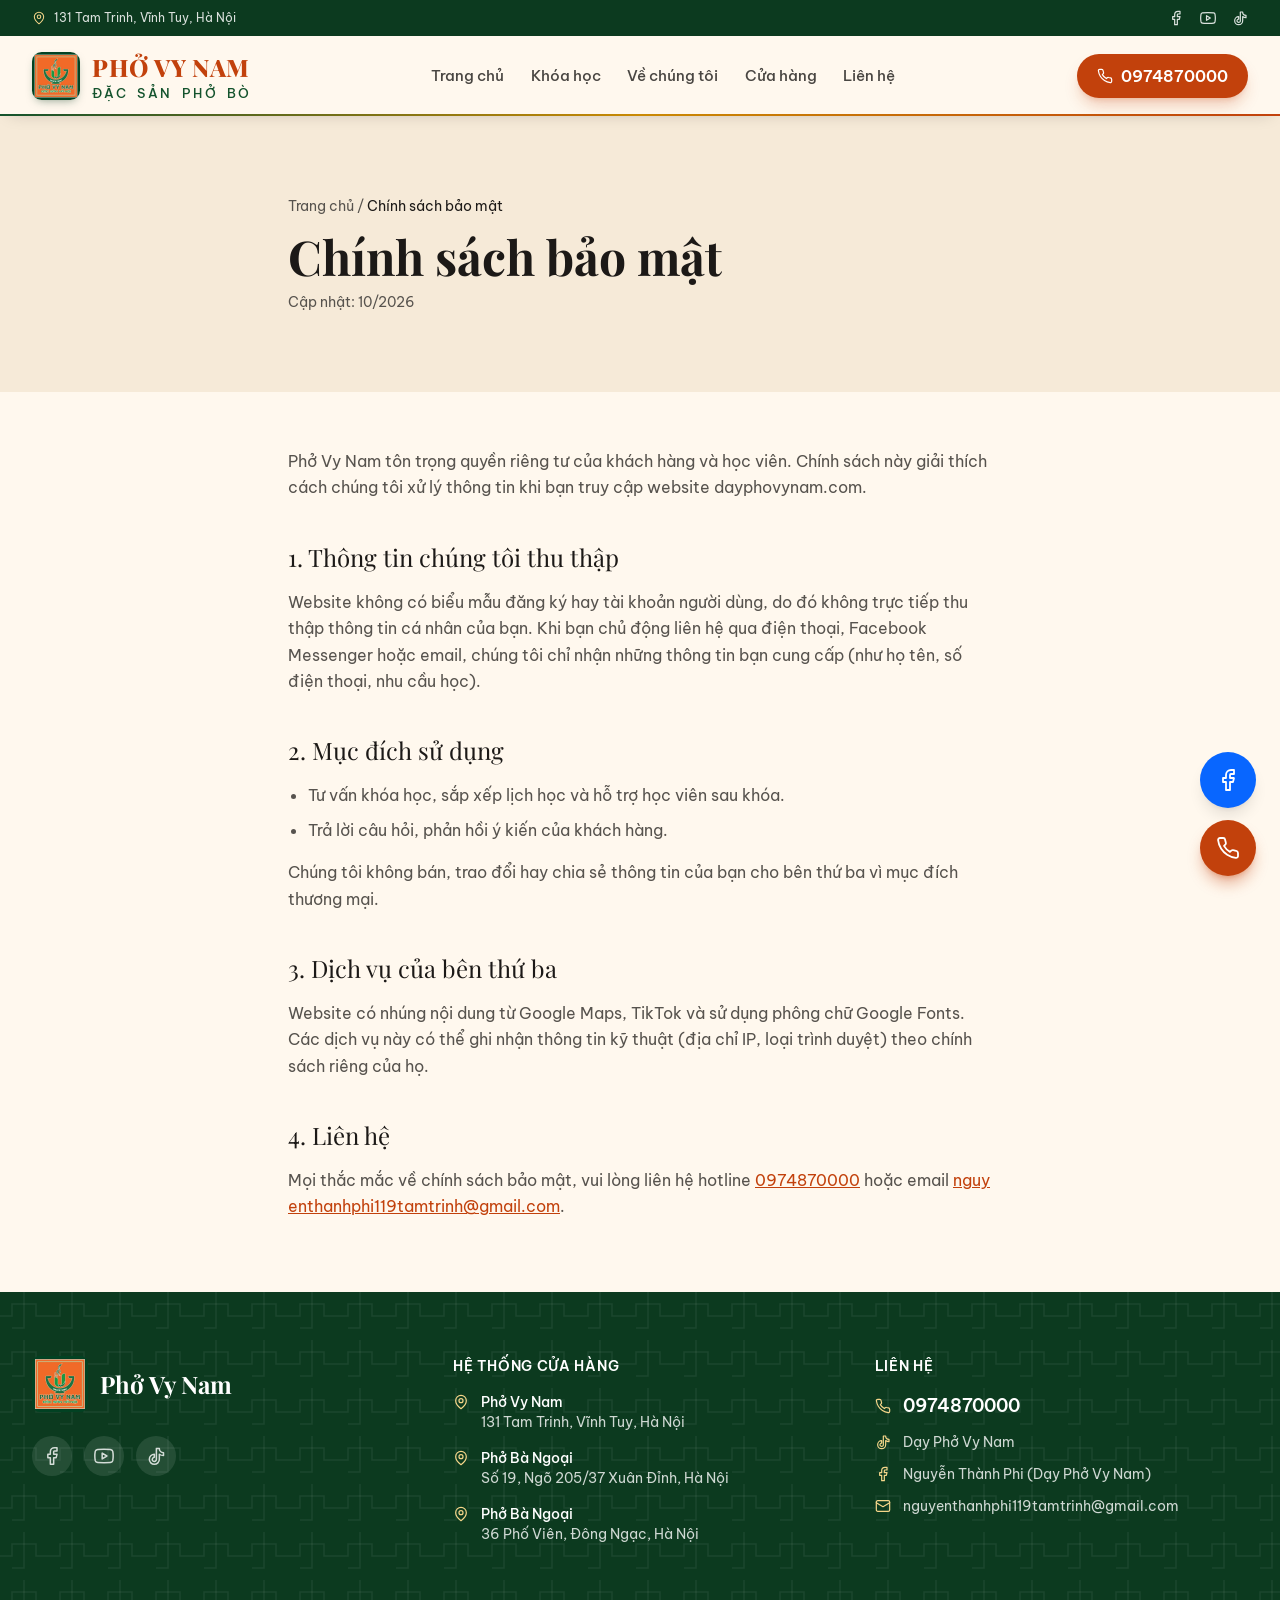
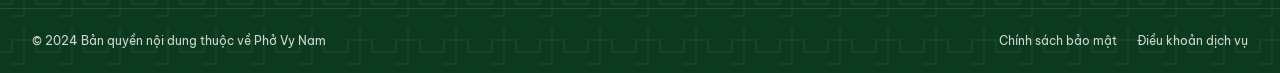
<file: chinh-sach-bao-mat.html>
<!DOCTYPE html><html lang="vi"> <head><meta charset="utf-8"><meta name="viewport" content="width=device-width, initial-scale=1"><title>Chính sách bảo mật | Phở Vy Nam</title><meta name="description" content="Chính sách bảo mật thông tin của website Phở Vy Nam (dayphovynam.com)."><meta name="robots" content="index, follow"><link rel="canonical" href="https://dayphovynam.com/chinh-sach-bao-mat"><meta name="theme-color" content="#c2410c"><link rel="icon" type="image/png" href="favicon.png"><link rel="apple-touch-icon" href="apple-touch-icon.png"><link rel="sitemap" href="sitemap-index.xml"><meta property="og:type" content="website"><meta property="og:locale" content="vi_VN"><meta property="og:site_name" content="Phở Vy Nam"><meta property="og:title" content="Chính sách bảo mật | Phở Vy Nam"><meta property="og:description" content="Chính sách bảo mật thông tin của website Phở Vy Nam (dayphovynam.com)."><meta property="og:url" content="https://dayphovynam.com/chinh-sach-bao-mat"><meta property="og:image" content="https://dayphovynam.com/_astro/og-mat-tien.jpg"><meta name="twitter:card" content="summary_large_image"><link rel="preconnect" href="https://fonts.googleapis.com"><link rel="preconnect" href="https://fonts.gstatic.com" crossorigin><link rel="stylesheet" href="https://fonts.googleapis.com/css2?family=Be+Vietnam+Pro:wght@400;500;600;700&family=Playfair+Display:ital,wght@0,600;0,700;0,800;1,600&display=swap"><script type="application/ld+json">{"@context":"https://schema.org","@type":"Organization","@id":"https://dayphovynam.com/#organization","name":"Phở Vy Nam","url":"https://dayphovynam.com","logo":"https://dayphovynam.com/apple-touch-icon.png","foundingDate":"1990","telephone":"0974870000","email":"nguyenthanhphi119tamtrinh@gmail.com","sameAs":["https://www.facebook.com/phovynam","https://www.youtube.com/@dayphovynam","https://www.tiktok.com/@dayphovynam"],"department":[{"@type":"Restaurant","name":"Phở Vy Nam – 131 Tam Trinh","servesCuisine":"Phở bò Hà Nội","telephone":"0974870000","address":{"@type":"PostalAddress","streetAddress":"131 Tam Trinh","addressLocality":"Vĩnh Tuy","addressRegion":"Hà Nội","addressCountry":"VN"}},{"@type":"Restaurant","name":"Phở Bà Ngoại – Số 19, ngõ 205/37 Xuân Đỉnh","servesCuisine":"Phở bò Hà Nội","telephone":"0974870000","address":{"@type":"PostalAddress","streetAddress":"Số 19, ngõ 205/37 Xuân Đỉnh","addressLocality":"Xuân Đỉnh","addressRegion":"Hà Nội","addressCountry":"VN"}},{"@type":"Restaurant","name":"Phở Bà Ngoại – 36 Phố Viên","servesCuisine":"Phở bò Hà Nội","telephone":"0974870000","address":{"@type":"PostalAddress","streetAddress":"36 Phố Viên","addressLocality":"Đông Ngạc","addressRegion":"Hà Nội","addressCountry":"VN"}}]}</script><link rel="stylesheet" href="_astro/chinh-sach-bao-mat.DS66toYi.css"><link rel="stylesheet" href="_astro/dien-thoai.css"><link rel="stylesheet" href="_astro/hieu-ung.css"></head> <body class="flex min-h-screen flex-col"> <a href="#main" class="sr-only focus:not-sr-only focus:fixed focus:top-2 focus:left-2 focus:z-[60] focus:rounded focus:bg-white focus:px-4 focus:py-2">
Bỏ qua và tới nội dung chính
</a> <header class="sticky top-0 z-50 border-b border-line/70 bg-cream/90 backdrop-blur-md"> <!-- Thanh thông tin trên cùng --> <div class="hidden bg-forest-dark text-xs text-white/85 md:block"> <div class="container-x flex h-9 items-center justify-between"> <p class="flex items-center gap-2"> <svg class="h-3.5 w-3.5 text-gold-light" viewBox="0 0 24 24" fill="none" stroke="currentColor" stroke-width="1.8" stroke-linecap="round" stroke-linejoin="round" aria-hidden="true"><path d="M20 10c0 6-8 12-8 12s-8-6-8-12a8 8 0 0 1 16 0z"/><circle cx="12" cy="10" r="3"/></svg>
131 Tam Trinh, Vĩnh Tuy, Hà Nội
</p> <div class="flex items-center gap-4"> <a href="https://www.facebook.com/phovynam" target="_blank" rel="noopener" aria-label="Facebook" class="hover:text-gold-light"><svg class="h-4 w-4" viewBox="0 0 24 24" fill="none" stroke="currentColor" stroke-width="1.8" stroke-linecap="round" stroke-linejoin="round" aria-hidden="true"><path d="M18 2h-3a5 5 0 0 0-5 5v3H7v4h3v8h4v-8h3l1-4h-4V7a1 1 0 0 1 1-1h3z"/></svg></a> <a href="https://www.youtube.com/@dayphovynam" target="_blank" rel="noopener" aria-label="YouTube" class="hover:text-gold-light"><svg class="h-4 w-4" viewBox="0 0 24 24" fill="none" stroke="currentColor" stroke-width="1.8" stroke-linecap="round" stroke-linejoin="round" aria-hidden="true"><path d="M22.5 6.4a2.8 2.8 0 0 0-2-2C18.9 4 12 4 12 4s-6.9 0-8.5.4a2.8 2.8 0 0 0-2 2A29 29 0 0 0 1 12a29 29 0 0 0 .5 5.6 2.8 2.8 0 0 0 2 2C5.1 20 12 20 12 20s6.9 0 8.5-.4a2.8 2.8 0 0 0 2-2A29 29 0 0 0 23 12a29 29 0 0 0-.5-5.6z"/><path d="m9.8 15.5 5.7-3.5-5.7-3.5z"/></svg></a> <a href="https://www.tiktok.com/@dayphovynam" target="_blank" rel="noopener" aria-label="TikTok" class="hover:text-gold-light"><svg class="h-4 w-4" viewBox="0 0 24 24" fill="none" stroke="currentColor" stroke-width="1.8" stroke-linecap="round" stroke-linejoin="round" aria-hidden="true"><path d="M16 3a5 5 0 0 0 5 5v3.5a8.5 8.5 0 0 1-5-1.6V16a6 6 0 1 1-6-6v3.6a2.5 2.5 0 1 0 2.5 2.4V3z"/></svg></a> </div> </div> </div> <div class="container-x flex h-16 items-center justify-between gap-4 lg:h-20"> <a href="./" class="flex items-center gap-3" aria-label="Phở Vy Nam – Trang chủ"> <img src="_astro/logo-goc-192.webp" alt loading="eager" decoding="async" fetchpriority="auto" width="192" height="192" class="h-11 w-11 rounded-lg shadow-sm lg:h-12 lg:w-12"> <span class="leading-tight"> <span class="block font-display text-xl font-bold text-brand lg:text-2xl">Phở Vy Nam</span> <span class="block text-[11px] font-medium tracking-wider text-forest uppercase">Đặc sản phở bò</span> </span> </a> <nav class="hidden items-center gap-1 lg:flex" aria-label="Menu chính"> <a href="./" class="rounded-full px-4 py-2 text-[15px] font-medium transition-colors text-ink/80 hover:text-brand"> Trang chủ </a><a href="khoa-hoc-day-nau-pho" class="rounded-full px-4 py-2 text-[15px] font-medium transition-colors text-ink/80 hover:text-brand"> Khóa học </a><a href="ve-chung-toi" class="rounded-full px-4 py-2 text-[15px] font-medium transition-colors text-ink/80 hover:text-brand"> Về chúng tôi </a><a href="he-thong-cua-hang" class="rounded-full px-4 py-2 text-[15px] font-medium transition-colors text-ink/80 hover:text-brand"> Cửa hàng </a><a href="lien-he" class="rounded-full px-4 py-2 text-[15px] font-medium transition-colors text-ink/80 hover:text-brand"> Liên hệ </a> </nav> <div class="flex items-center gap-2"> <a href="tel:0974870000" class="btn btn-primary hidden !px-5 !py-2.5 sm:inline-flex"> <svg class="h-4 w-4" viewBox="0 0 24 24" fill="none" stroke="currentColor" stroke-width="1.8" stroke-linecap="round" stroke-linejoin="round" aria-hidden="true"><path d="M22 16.9v3a2 2 0 0 1-2.2 2 19.8 19.8 0 0 1-8.6-3.1 19.5 19.5 0 0 1-6-6A19.8 19.8 0 0 1 2.1 4.2 2 2 0 0 1 4.1 2h3a2 2 0 0 1 2 1.7c.1 1 .4 1.9.7 2.8a2 2 0 0 1-.5 2.1L8 9.9a16 16 0 0 0 6 6l1.3-1.3a2 2 0 0 1 2.1-.4c.9.3 1.8.6 2.8.7a2 2 0 0 1 1.7 2z"/></svg> 0974870000 </a> <!-- Menu mobile dùng <details>, không cần JavaScript --> <details class="group relative lg:hidden"> <summary class="flex h-11 w-11 cursor-pointer list-none items-center justify-center rounded-full border border-line bg-white [&::-webkit-details-marker]:hidden" aria-label="Mở menu"> <svg class="h-5 w-5 group-open:hidden" viewBox="0 0 24 24" fill="none" stroke="currentColor" stroke-width="1.8" stroke-linecap="round" stroke-linejoin="round" aria-hidden="true"><path d="M4 6h16M4 12h16M4 18h16"/></svg> <svg class="hidden h-5 w-5 group-open:block" viewBox="0 0 24 24" fill="none" stroke="currentColor" stroke-width="1.8" stroke-linecap="round" stroke-linejoin="round" aria-hidden="true"><path d="M18 6 6 18M6 6l12 12"/></svg> </summary> <div class="fixed inset-x-0 top-16 border-b border-line bg-cream px-4 pt-2 pb-6 shadow-xl"> <nav class="flex flex-col" aria-label="Menu mobile"> <a href="./" class="border-b border-line/60 py-3.5 text-lg font-medium text-ink"> Trang chủ </a><a href="khoa-hoc-day-nau-pho" class="border-b border-line/60 py-3.5 text-lg font-medium text-ink"> Khóa học </a><a href="ve-chung-toi" class="border-b border-line/60 py-3.5 text-lg font-medium text-ink"> Về chúng tôi </a><a href="he-thong-cua-hang" class="border-b border-line/60 py-3.5 text-lg font-medium text-ink"> Cửa hàng </a><a href="lien-he" class="border-b border-line/60 py-3.5 text-lg font-medium text-ink"> Liên hệ </a> </nav> <div class="mt-5 grid grid-cols-2 gap-3"> <a href="tel:0974870000" class="btn btn-primary"><svg class="h-4 w-4" viewBox="0 0 24 24" fill="none" stroke="currentColor" stroke-width="1.8" stroke-linecap="round" stroke-linejoin="round" aria-hidden="true"><path d="M22 16.9v3a2 2 0 0 1-2.2 2 19.8 19.8 0 0 1-8.6-3.1 19.5 19.5 0 0 1-6-6A19.8 19.8 0 0 1 2.1 4.2 2 2 0 0 1 4.1 2h3a2 2 0 0 1 2 1.7c.1 1 .4 1.9.7 2.8a2 2 0 0 1-.5 2.1L8 9.9a16 16 0 0 0 6 6l1.3-1.3a2 2 0 0 1 2.1-.4c.9.3 1.8.6 2.8.7a2 2 0 0 1 1.7 2z"/></svg>Gọi ngay</a> <a href="https://www.facebook.com/nguyen.thanh.phi.833578" target="_blank" rel="noopener" class="btn btn-ghost-dark"><svg class="h-4 w-4" viewBox="0 0 24 24" fill="none" stroke="currentColor" stroke-width="1.8" stroke-linecap="round" stroke-linejoin="round" aria-hidden="true"><path d="M18 2h-3a5 5 0 0 0-5 5v3H7v4h3v8h4v-8h3l1-4h-4V7a1 1 0 0 1 1-1h3z"/></svg>Facebook</a> </div> </div> </details> </div> </div> </header> <main id="main" class="flex-1">  <section class="bg-cream-2 py-16 sm:py-20"> <div class="container-x max-w-3xl"> <nav aria-label="Breadcrumb" class="text-sm text-muted"> <a href="./" class="hover:text-brand">Trang chủ</a> / <span class="text-ink">Chính sách bảo mật</span> </nav> <h1 class="mt-4 text-4xl font-bold sm:text-5xl">Chính sách bảo mật</h1> <p class="mt-3 text-sm text-muted">Cập nhật: 10/2026</p> </div> </section> <article class="prose-vn container-x max-w-3xl py-14">  <p>
Phở Vy Nam tôn trọng quyền riêng tư của khách hàng và học viên. Chính sách này giải thích cách chúng tôi xử lý thông tin khi bạn truy cập website dayphovynam.com.
</p> <h2>1. Thông tin chúng tôi thu thập</h2> <p>
Website không có biểu mẫu đăng ký hay tài khoản người dùng, do đó không trực tiếp thu thập thông tin cá nhân của bạn. Khi bạn chủ động liên hệ qua điện thoại, Facebook Messenger hoặc email, chúng tôi chỉ nhận những thông tin bạn cung cấp (như họ tên, số điện thoại, nhu cầu học).
</p> <h2>2. Mục đích sử dụng</h2> <ul> <li>Tư vấn khóa học, sắp xếp lịch học và hỗ trợ học viên sau khóa.</li> <li>Trả lời câu hỏi, phản hồi ý kiến của khách hàng.</li> </ul> <p>Chúng tôi không bán, trao đổi hay chia sẻ thông tin của bạn cho bên thứ ba vì mục đích thương mại.</p> <h2>3. Dịch vụ của bên thứ ba</h2> <p>
Website có nhúng nội dung từ Google Maps, TikTok và sử dụng phông chữ Google Fonts. Các dịch vụ này có thể ghi nhận thông tin kỹ thuật (địa chỉ IP, loại trình duyệt) theo chính sách riêng của họ.
</p> <h2>4. Liên hệ</h2> <p>
Mọi thắc mắc về chính sách bảo mật, vui lòng liên hệ hotline <a class="text-brand underline" href="tel:0974870000">0974870000</a> hoặc email <a class="break-all text-brand underline" href="mailto:nguyenthanhphi119tamtrinh@gmail.com">nguyenthanhphi119tamtrinh@gmail.com</a>.
</p>  </article>  </main> <footer class="bg-pattern-light bg-forest-dark text-white/80"> <div class="container-x grid gap-12 py-16 md:grid-cols-2 lg:grid-cols-12"> <div class="lg:col-span-4"> <a href="./" class="flex items-center gap-3"> <img src="_astro/logo-goc-224.webp" alt loading="lazy" decoding="async" fetchpriority="auto" width="224" height="224" class="h-14 w-14 rounded-lg"> <span> <span class="block font-display text-2xl font-bold text-white">Phở Vy Nam</span> </span> </a> <div class="mt-6 flex gap-3"> <a href="https://www.facebook.com/phovynam" target="_blank" rel="noopener" aria-label="Facebook" class="flex h-10 w-10 items-center justify-center rounded-full bg-white/10 hover:bg-brand"><svg class="h-5 w-5" viewBox="0 0 24 24" fill="none" stroke="currentColor" stroke-width="1.8" stroke-linecap="round" stroke-linejoin="round" aria-hidden="true"><path d="M18 2h-3a5 5 0 0 0-5 5v3H7v4h3v8h4v-8h3l1-4h-4V7a1 1 0 0 1 1-1h3z"/></svg></a> <a href="https://www.youtube.com/@dayphovynam" target="_blank" rel="noopener" aria-label="YouTube" class="flex h-10 w-10 items-center justify-center rounded-full bg-white/10 hover:bg-brand"><svg class="h-5 w-5" viewBox="0 0 24 24" fill="none" stroke="currentColor" stroke-width="1.8" stroke-linecap="round" stroke-linejoin="round" aria-hidden="true"><path d="M22.5 6.4a2.8 2.8 0 0 0-2-2C18.9 4 12 4 12 4s-6.9 0-8.5.4a2.8 2.8 0 0 0-2 2A29 29 0 0 0 1 12a29 29 0 0 0 .5 5.6 2.8 2.8 0 0 0 2 2C5.1 20 12 20 12 20s6.9 0 8.5-.4a2.8 2.8 0 0 0 2-2A29 29 0 0 0 23 12a29 29 0 0 0-.5-5.6z"/><path d="m9.8 15.5 5.7-3.5-5.7-3.5z"/></svg></a> <a href="https://www.tiktok.com/@dayphovynam" target="_blank" rel="noopener" aria-label="TikTok" class="flex h-10 w-10 items-center justify-center rounded-full bg-white/10 hover:bg-brand"><svg class="h-5 w-5" viewBox="0 0 24 24" fill="none" stroke="currentColor" stroke-width="1.8" stroke-linecap="round" stroke-linejoin="round" aria-hidden="true"><path d="M16 3a5 5 0 0 0 5 5v3.5a8.5 8.5 0 0 1-5-1.6V16a6 6 0 1 1-6-6v3.6a2.5 2.5 0 1 0 2.5 2.4V3z"/></svg></a> </div> </div> <div class="lg:col-span-4"> <h2 class="font-sans text-sm font-semibold tracking-wider text-white uppercase">Hệ thống cửa hàng</h2> <ul class="mt-4 space-y-4 text-sm"> <li class="flex gap-3"> <svg class="mt-0.5 h-4 w-4 shrink-0 text-gold-light" viewBox="0 0 24 24" fill="none" stroke="currentColor" stroke-width="1.8" stroke-linecap="round" stroke-linejoin="round" aria-hidden="true"><path d="M20 10c0 6-8 12-8 12s-8-6-8-12a8 8 0 0 1 16 0z"/><circle cx="12" cy="10" r="3"/></svg> <span> <span class="block font-medium text-white">Phở Vy Nam</span> 131 Tam Trinh, Vĩnh Tuy, Hà Nội </span> </li><li class="flex gap-3"> <svg class="mt-0.5 h-4 w-4 shrink-0 text-gold-light" viewBox="0 0 24 24" fill="none" stroke="currentColor" stroke-width="1.8" stroke-linecap="round" stroke-linejoin="round" aria-hidden="true"><path d="M20 10c0 6-8 12-8 12s-8-6-8-12a8 8 0 0 1 16 0z"/><circle cx="12" cy="10" r="3"/></svg> <span> <span class="block font-medium text-white">Phở Bà Ngoại</span> Số 19, Ngõ 205/37 Xuân Đỉnh, Hà Nội </span> </li><li class="flex gap-3"> <svg class="mt-0.5 h-4 w-4 shrink-0 text-gold-light" viewBox="0 0 24 24" fill="none" stroke="currentColor" stroke-width="1.8" stroke-linecap="round" stroke-linejoin="round" aria-hidden="true"><path d="M20 10c0 6-8 12-8 12s-8-6-8-12a8 8 0 0 1 16 0z"/><circle cx="12" cy="10" r="3"/></svg> <span> <span class="block font-medium text-white">Phở Bà Ngoại</span> 36 Phố Viên, Đông Ngạc, Hà Nội </span> </li> </ul> </div> <div class="lg:col-span-4"> <h2 class="font-sans text-sm font-semibold tracking-wider text-white uppercase">Liên hệ</h2> <ul class="mt-4 space-y-3 text-sm"> <li> <a href="tel:0974870000" class="flex items-center gap-3 hover:text-gold-light"> <svg class="h-4 w-4 text-gold-light" viewBox="0 0 24 24" fill="none" stroke="currentColor" stroke-width="1.8" stroke-linecap="round" stroke-linejoin="round" aria-hidden="true"><path d="M22 16.9v3a2 2 0 0 1-2.2 2 19.8 19.8 0 0 1-8.6-3.1 19.5 19.5 0 0 1-6-6A19.8 19.8 0 0 1 2.1 4.2 2 2 0 0 1 4.1 2h3a2 2 0 0 1 2 1.7c.1 1 .4 1.9.7 2.8a2 2 0 0 1-.5 2.1L8 9.9a16 16 0 0 0 6 6l1.3-1.3a2 2 0 0 1 2.1-.4c.9.3 1.8.6 2.8.7a2 2 0 0 1 1.7 2z"/></svg> <span class="text-lg font-semibold text-white">0974870000</span> </a> </li> <li> <a href="https://www.tiktok.com/@dayphovynam" target="_blank" rel="noopener" class="flex items-center gap-3 hover:text-gold-light"> <svg class="h-4 w-4 text-gold-light" viewBox="0 0 24 24" fill="none" stroke="currentColor" stroke-width="1.8" stroke-linecap="round" stroke-linejoin="round" aria-hidden="true"><path d="M16 3a5 5 0 0 0 5 5v3.5a8.5 8.5 0 0 1-5-1.6V16a6 6 0 1 1-6-6v3.6a2.5 2.5 0 1 0 2.5 2.4V3z"/></svg> Dạy Phở Vy Nam </a> </li> <li> <a href="https://www.facebook.com/nguyen.thanh.phi.833578" target="_blank" rel="noopener" class="flex items-center gap-3 hover:text-gold-light"> <svg class="h-4 w-4 text-gold-light" viewBox="0 0 24 24" fill="none" stroke="currentColor" stroke-width="1.8" stroke-linecap="round" stroke-linejoin="round" aria-hidden="true"><path d="M18 2h-3a5 5 0 0 0-5 5v3H7v4h3v8h4v-8h3l1-4h-4V7a1 1 0 0 1 1-1h3z"/></svg> Nguyễn Thành Phi (Dạy Phở Vy Nam) </a> </li> <li> <a href="mailto:nguyenthanhphi119tamtrinh@gmail.com" class="flex items-center gap-3 break-all hover:text-gold-light"> <svg class="h-4 w-4 shrink-0 text-gold-light" viewBox="0 0 24 24" fill="none" stroke="currentColor" stroke-width="1.8" stroke-linecap="round" stroke-linejoin="round" aria-hidden="true"><rect x="2" y="4" width="20" height="16" rx="2"/><path d="m22 7-10 6L2 7"/></svg>nguyenthanhphi119tamtrinh@gmail.com </a> </li> </ul> </div> </div> <div class="border-t border-white/10"> <div class="container-x flex flex-col items-center justify-between gap-3 py-6 text-xs sm:flex-row"> <p>© 2024 Bản quyền nội dung thuộc về Phở Vy Nam</p> <div class="flex gap-5"> <a href="chinh-sach-bao-mat" class="hover:text-gold-light">Chính sách bảo mật</a> <a href="dieu-khoan-dich-vu" class="hover:text-gold-light">Điều khoản dịch vụ</a> </div> </div> </div> </footer> <div class="fixed right-4 bottom-4 z-40 flex flex-col gap-3 sm:right-6 sm:bottom-6"> <a href="https://www.facebook.com/nguyen.thanh.phi.833578" target="_blank" rel="noopener" aria-label="Facebook Nguyễn Thành Phi (Dạy Phở Vy Nam)" class="flex h-14 w-14 items-center justify-center rounded-full text-white shadow-lg transition-transform hover:scale-110" style="background:#0866ff"> <svg class="h-6 w-6" viewBox="0 0 24 24" fill="none" stroke="currentColor" stroke-width="1.8" stroke-linecap="round" stroke-linejoin="round" aria-hidden="true"><path d="M18 2h-3a5 5 0 0 0-5 5v3H7v4h3v8h4v-8h3l1-4h-4V7a1 1 0 0 1 1-1h3z"/></svg> </a> <a href="tel:0974870000" aria-label="Gọi 0974870000" class="relative flex h-14 w-14 items-center justify-center rounded-full bg-brand text-white shadow-lg shadow-brand/40 transition-transform hover:scale-110"> <span class="absolute inset-0 animate-ping rounded-full bg-brand/40 motion-reduce:hidden"></span> <svg class="relative h-6 w-6" viewBox="0 0 24 24" fill="none" stroke="currentColor" stroke-width="1.8" stroke-linecap="round" stroke-linejoin="round" aria-hidden="true"><path d="M22 16.9v3a2 2 0 0 1-2.2 2 19.8 19.8 0 0 1-8.6-3.1 19.5 19.5 0 0 1-6-6A19.8 19.8 0 0 1 2.1 4.2 2 2 0 0 1 4.1 2h3a2 2 0 0 1 2 1.7c.1 1 .4 1.9.7 2.8a2 2 0 0 1-.5 2.1L8 9.9a16 16 0 0 0 6 6l1.3-1.3a2 2 0 0 1 2.1-.4c.9.3 1.8.6 2.8.7a2 2 0 0 1 1.7 2z"/></svg> </a> </div> <script src="_astro/hieu-ung.js" defer></script></body></html>
</file>
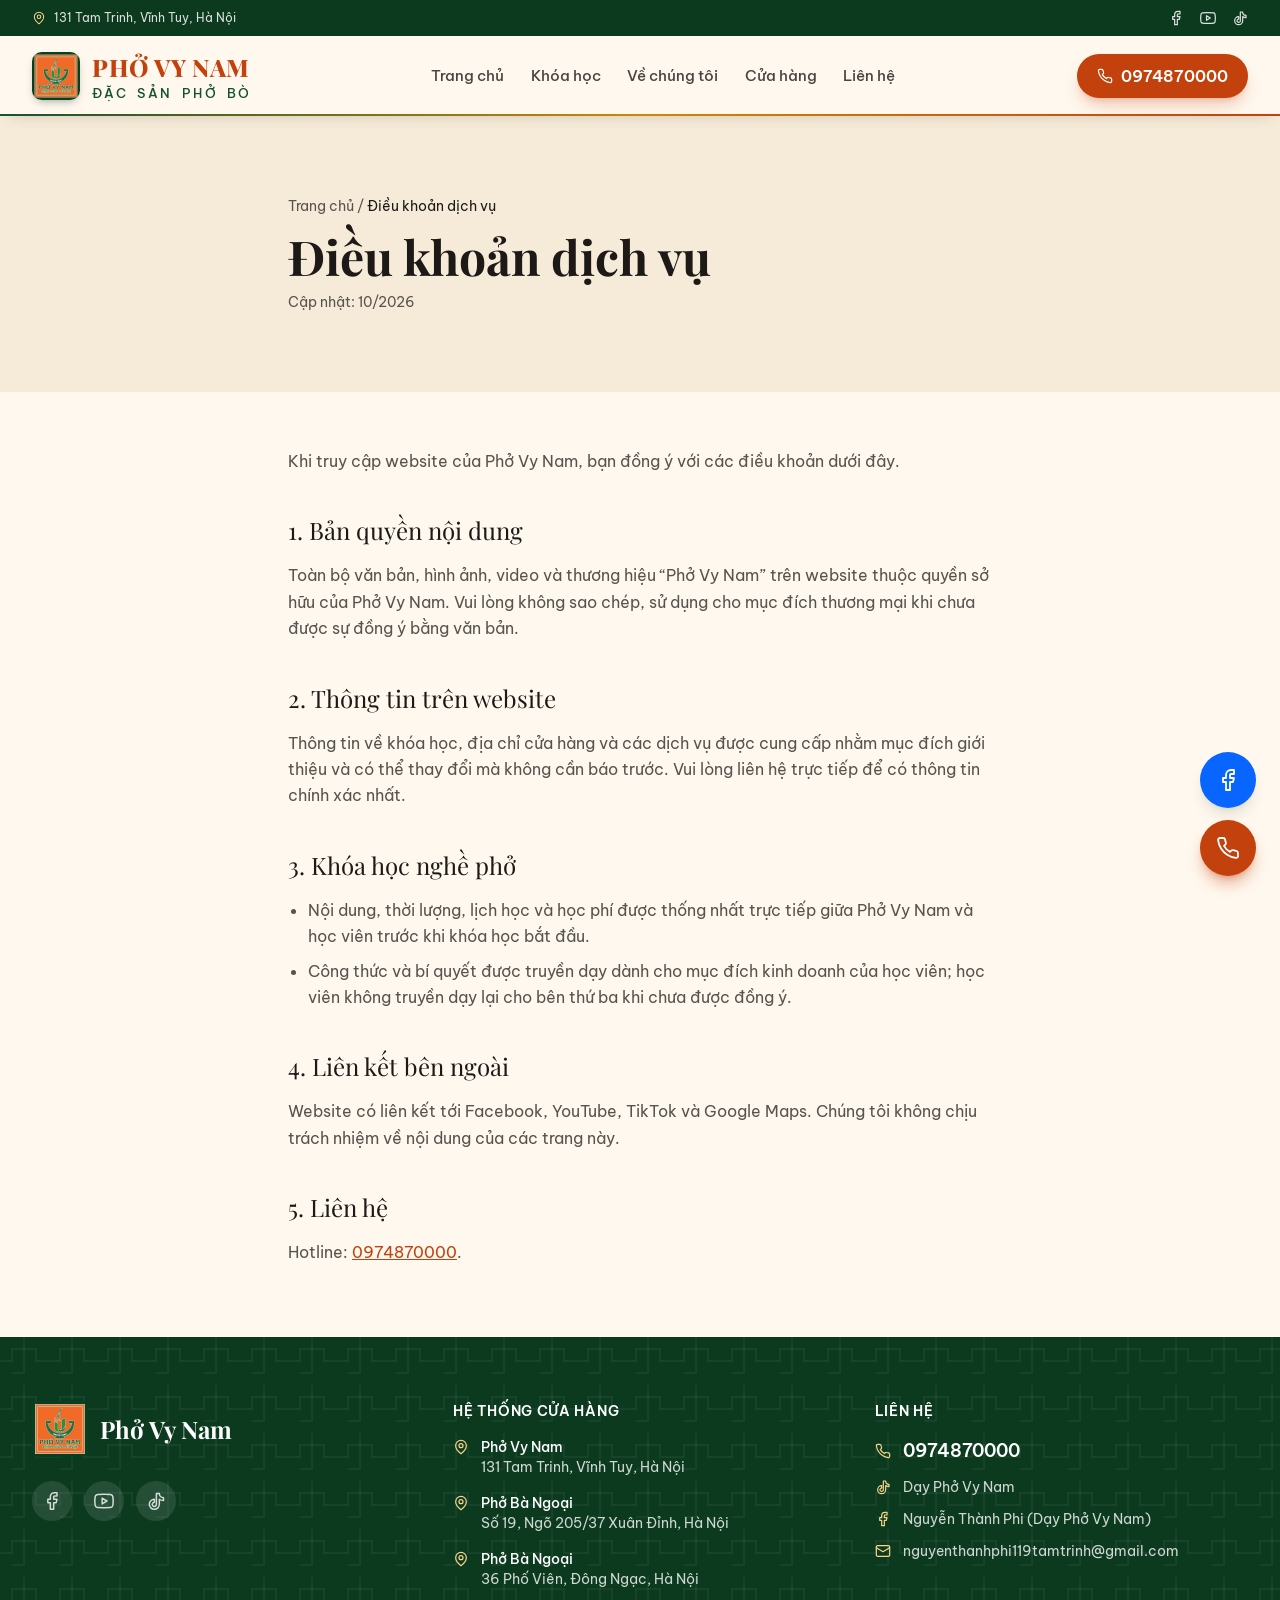
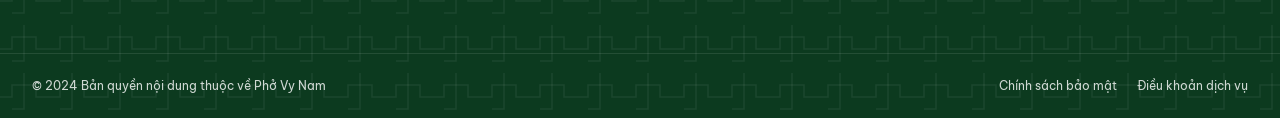
<file: dieu-khoan-dich-vu.html>
<!DOCTYPE html><html lang="vi"> <head><meta charset="utf-8"><meta name="viewport" content="width=device-width, initial-scale=1"><title>Điều khoản dịch vụ | Phở Vy Nam</title><meta name="description" content="Điều khoản sử dụng website và dịch vụ của Phở Vy Nam."><meta name="robots" content="index, follow"><link rel="canonical" href="https://dayphovynam.com/dieu-khoan-dich-vu"><meta name="theme-color" content="#c2410c"><link rel="icon" type="image/png" href="favicon.png"><link rel="apple-touch-icon" href="apple-touch-icon.png"><link rel="sitemap" href="sitemap-index.xml"><meta property="og:type" content="website"><meta property="og:locale" content="vi_VN"><meta property="og:site_name" content="Phở Vy Nam"><meta property="og:title" content="Điều khoản dịch vụ | Phở Vy Nam"><meta property="og:description" content="Điều khoản sử dụng website và dịch vụ của Phở Vy Nam."><meta property="og:url" content="https://dayphovynam.com/dieu-khoan-dich-vu"><meta property="og:image" content="https://dayphovynam.com/_astro/og-mat-tien.jpg"><meta name="twitter:card" content="summary_large_image"><link rel="preconnect" href="https://fonts.googleapis.com"><link rel="preconnect" href="https://fonts.gstatic.com" crossorigin><link rel="stylesheet" href="https://fonts.googleapis.com/css2?family=Be+Vietnam+Pro:wght@400;500;600;700&family=Playfair+Display:ital,wght@0,600;0,700;0,800;1,600&display=swap"><script type="application/ld+json">{"@context":"https://schema.org","@type":"Organization","@id":"https://dayphovynam.com/#organization","name":"Phở Vy Nam","url":"https://dayphovynam.com","logo":"https://dayphovynam.com/apple-touch-icon.png","foundingDate":"1990","telephone":"0974870000","email":"nguyenthanhphi119tamtrinh@gmail.com","sameAs":["https://www.facebook.com/phovynam","https://www.youtube.com/@dayphovynam","https://www.tiktok.com/@dayphovynam"],"department":[{"@type":"Restaurant","name":"Phở Vy Nam – 131 Tam Trinh","servesCuisine":"Phở bò Hà Nội","telephone":"0974870000","address":{"@type":"PostalAddress","streetAddress":"131 Tam Trinh","addressLocality":"Vĩnh Tuy","addressRegion":"Hà Nội","addressCountry":"VN"}},{"@type":"Restaurant","name":"Phở Bà Ngoại – Số 19, ngõ 205/37 Xuân Đỉnh","servesCuisine":"Phở bò Hà Nội","telephone":"0974870000","address":{"@type":"PostalAddress","streetAddress":"Số 19, ngõ 205/37 Xuân Đỉnh","addressLocality":"Xuân Đỉnh","addressRegion":"Hà Nội","addressCountry":"VN"}},{"@type":"Restaurant","name":"Phở Bà Ngoại – 36 Phố Viên","servesCuisine":"Phở bò Hà Nội","telephone":"0974870000","address":{"@type":"PostalAddress","streetAddress":"36 Phố Viên","addressLocality":"Đông Ngạc","addressRegion":"Hà Nội","addressCountry":"VN"}}]}</script><link rel="stylesheet" href="_astro/chinh-sach-bao-mat.DS66toYi.css"><link rel="stylesheet" href="_astro/dien-thoai.css"><link rel="stylesheet" href="_astro/hieu-ung.css"></head> <body class="flex min-h-screen flex-col"> <a href="#main" class="sr-only focus:not-sr-only focus:fixed focus:top-2 focus:left-2 focus:z-[60] focus:rounded focus:bg-white focus:px-4 focus:py-2">
Bỏ qua và tới nội dung chính
</a> <header class="sticky top-0 z-50 border-b border-line/70 bg-cream/90 backdrop-blur-md"> <!-- Thanh thông tin trên cùng --> <div class="hidden bg-forest-dark text-xs text-white/85 md:block"> <div class="container-x flex h-9 items-center justify-between"> <p class="flex items-center gap-2"> <svg class="h-3.5 w-3.5 text-gold-light" viewBox="0 0 24 24" fill="none" stroke="currentColor" stroke-width="1.8" stroke-linecap="round" stroke-linejoin="round" aria-hidden="true"><path d="M20 10c0 6-8 12-8 12s-8-6-8-12a8 8 0 0 1 16 0z"/><circle cx="12" cy="10" r="3"/></svg>
131 Tam Trinh, Vĩnh Tuy, Hà Nội
</p> <div class="flex items-center gap-4"> <a href="https://www.facebook.com/phovynam" target="_blank" rel="noopener" aria-label="Facebook" class="hover:text-gold-light"><svg class="h-4 w-4" viewBox="0 0 24 24" fill="none" stroke="currentColor" stroke-width="1.8" stroke-linecap="round" stroke-linejoin="round" aria-hidden="true"><path d="M18 2h-3a5 5 0 0 0-5 5v3H7v4h3v8h4v-8h3l1-4h-4V7a1 1 0 0 1 1-1h3z"/></svg></a> <a href="https://www.youtube.com/@dayphovynam" target="_blank" rel="noopener" aria-label="YouTube" class="hover:text-gold-light"><svg class="h-4 w-4" viewBox="0 0 24 24" fill="none" stroke="currentColor" stroke-width="1.8" stroke-linecap="round" stroke-linejoin="round" aria-hidden="true"><path d="M22.5 6.4a2.8 2.8 0 0 0-2-2C18.9 4 12 4 12 4s-6.9 0-8.5.4a2.8 2.8 0 0 0-2 2A29 29 0 0 0 1 12a29 29 0 0 0 .5 5.6 2.8 2.8 0 0 0 2 2C5.1 20 12 20 12 20s6.9 0 8.5-.4a2.8 2.8 0 0 0 2-2A29 29 0 0 0 23 12a29 29 0 0 0-.5-5.6z"/><path d="m9.8 15.5 5.7-3.5-5.7-3.5z"/></svg></a> <a href="https://www.tiktok.com/@dayphovynam" target="_blank" rel="noopener" aria-label="TikTok" class="hover:text-gold-light"><svg class="h-4 w-4" viewBox="0 0 24 24" fill="none" stroke="currentColor" stroke-width="1.8" stroke-linecap="round" stroke-linejoin="round" aria-hidden="true"><path d="M16 3a5 5 0 0 0 5 5v3.5a8.5 8.5 0 0 1-5-1.6V16a6 6 0 1 1-6-6v3.6a2.5 2.5 0 1 0 2.5 2.4V3z"/></svg></a> </div> </div> </div> <div class="container-x flex h-16 items-center justify-between gap-4 lg:h-20"> <a href="./" class="flex items-center gap-3" aria-label="Phở Vy Nam – Trang chủ"> <img src="_astro/logo-goc-192.webp" alt loading="eager" decoding="async" fetchpriority="auto" width="192" height="192" class="h-11 w-11 rounded-lg shadow-sm lg:h-12 lg:w-12"> <span class="leading-tight"> <span class="block font-display text-xl font-bold text-brand lg:text-2xl">Phở Vy Nam</span> <span class="block text-[11px] font-medium tracking-wider text-forest uppercase">Đặc sản phở bò</span> </span> </a> <nav class="hidden items-center gap-1 lg:flex" aria-label="Menu chính"> <a href="./" class="rounded-full px-4 py-2 text-[15px] font-medium transition-colors text-ink/80 hover:text-brand"> Trang chủ </a><a href="khoa-hoc-day-nau-pho" class="rounded-full px-4 py-2 text-[15px] font-medium transition-colors text-ink/80 hover:text-brand"> Khóa học </a><a href="ve-chung-toi" class="rounded-full px-4 py-2 text-[15px] font-medium transition-colors text-ink/80 hover:text-brand"> Về chúng tôi </a><a href="he-thong-cua-hang" class="rounded-full px-4 py-2 text-[15px] font-medium transition-colors text-ink/80 hover:text-brand"> Cửa hàng </a><a href="lien-he" class="rounded-full px-4 py-2 text-[15px] font-medium transition-colors text-ink/80 hover:text-brand"> Liên hệ </a> </nav> <div class="flex items-center gap-2"> <a href="tel:0974870000" class="btn btn-primary hidden !px-5 !py-2.5 sm:inline-flex"> <svg class="h-4 w-4" viewBox="0 0 24 24" fill="none" stroke="currentColor" stroke-width="1.8" stroke-linecap="round" stroke-linejoin="round" aria-hidden="true"><path d="M22 16.9v3a2 2 0 0 1-2.2 2 19.8 19.8 0 0 1-8.6-3.1 19.5 19.5 0 0 1-6-6A19.8 19.8 0 0 1 2.1 4.2 2 2 0 0 1 4.1 2h3a2 2 0 0 1 2 1.7c.1 1 .4 1.9.7 2.8a2 2 0 0 1-.5 2.1L8 9.9a16 16 0 0 0 6 6l1.3-1.3a2 2 0 0 1 2.1-.4c.9.3 1.8.6 2.8.7a2 2 0 0 1 1.7 2z"/></svg> 0974870000 </a> <!-- Menu mobile dùng <details>, không cần JavaScript --> <details class="group relative lg:hidden"> <summary class="flex h-11 w-11 cursor-pointer list-none items-center justify-center rounded-full border border-line bg-white [&::-webkit-details-marker]:hidden" aria-label="Mở menu"> <svg class="h-5 w-5 group-open:hidden" viewBox="0 0 24 24" fill="none" stroke="currentColor" stroke-width="1.8" stroke-linecap="round" stroke-linejoin="round" aria-hidden="true"><path d="M4 6h16M4 12h16M4 18h16"/></svg> <svg class="hidden h-5 w-5 group-open:block" viewBox="0 0 24 24" fill="none" stroke="currentColor" stroke-width="1.8" stroke-linecap="round" stroke-linejoin="round" aria-hidden="true"><path d="M18 6 6 18M6 6l12 12"/></svg> </summary> <div class="fixed inset-x-0 top-16 border-b border-line bg-cream px-4 pt-2 pb-6 shadow-xl"> <nav class="flex flex-col" aria-label="Menu mobile"> <a href="./" class="border-b border-line/60 py-3.5 text-lg font-medium text-ink"> Trang chủ </a><a href="khoa-hoc-day-nau-pho" class="border-b border-line/60 py-3.5 text-lg font-medium text-ink"> Khóa học </a><a href="ve-chung-toi" class="border-b border-line/60 py-3.5 text-lg font-medium text-ink"> Về chúng tôi </a><a href="he-thong-cua-hang" class="border-b border-line/60 py-3.5 text-lg font-medium text-ink"> Cửa hàng </a><a href="lien-he" class="border-b border-line/60 py-3.5 text-lg font-medium text-ink"> Liên hệ </a> </nav> <div class="mt-5 grid grid-cols-2 gap-3"> <a href="tel:0974870000" class="btn btn-primary"><svg class="h-4 w-4" viewBox="0 0 24 24" fill="none" stroke="currentColor" stroke-width="1.8" stroke-linecap="round" stroke-linejoin="round" aria-hidden="true"><path d="M22 16.9v3a2 2 0 0 1-2.2 2 19.8 19.8 0 0 1-8.6-3.1 19.5 19.5 0 0 1-6-6A19.8 19.8 0 0 1 2.1 4.2 2 2 0 0 1 4.1 2h3a2 2 0 0 1 2 1.7c.1 1 .4 1.9.7 2.8a2 2 0 0 1-.5 2.1L8 9.9a16 16 0 0 0 6 6l1.3-1.3a2 2 0 0 1 2.1-.4c.9.3 1.8.6 2.8.7a2 2 0 0 1 1.7 2z"/></svg>Gọi ngay</a> <a href="https://www.facebook.com/nguyen.thanh.phi.833578" target="_blank" rel="noopener" class="btn btn-ghost-dark"><svg class="h-4 w-4" viewBox="0 0 24 24" fill="none" stroke="currentColor" stroke-width="1.8" stroke-linecap="round" stroke-linejoin="round" aria-hidden="true"><path d="M18 2h-3a5 5 0 0 0-5 5v3H7v4h3v8h4v-8h3l1-4h-4V7a1 1 0 0 1 1-1h3z"/></svg>Facebook</a> </div> </div> </details> </div> </div> </header> <main id="main" class="flex-1">  <section class="bg-cream-2 py-16 sm:py-20"> <div class="container-x max-w-3xl"> <nav aria-label="Breadcrumb" class="text-sm text-muted"> <a href="./" class="hover:text-brand">Trang chủ</a> / <span class="text-ink">Điều khoản dịch vụ</span> </nav> <h1 class="mt-4 text-4xl font-bold sm:text-5xl">Điều khoản dịch vụ</h1> <p class="mt-3 text-sm text-muted">Cập nhật: 10/2026</p> </div> </section> <article class="prose-vn container-x max-w-3xl py-14">  <p>Khi truy cập website của Phở Vy Nam, bạn đồng ý với các điều khoản dưới đây.</p> <h2>1. Bản quyền nội dung</h2> <p>
Toàn bộ văn bản, hình ảnh, video và thương hiệu “Phở Vy Nam” trên website thuộc quyền sở hữu của Phở Vy Nam. Vui lòng không sao chép, sử dụng cho mục đích thương mại khi chưa được sự đồng ý bằng văn bản.
</p> <h2>2. Thông tin trên website</h2> <p>
Thông tin về khóa học, địa chỉ cửa hàng và các dịch vụ được cung cấp nhằm mục đích giới thiệu và có thể thay đổi mà không cần báo trước. Vui lòng liên hệ trực tiếp để có thông tin chính xác nhất.
</p> <h2>3. Khóa học nghề phở</h2> <ul> <li>Nội dung, thời lượng, lịch học và học phí được thống nhất trực tiếp giữa Phở Vy Nam và học viên trước khi khóa học bắt đầu.</li> <li>Công thức và bí quyết được truyền dạy dành cho mục đích kinh doanh của học viên; học viên không truyền dạy lại cho bên thứ ba khi chưa được đồng ý.</li> </ul> <h2>4. Liên kết bên ngoài</h2> <p>Website có liên kết tới Facebook, YouTube, TikTok và Google Maps. Chúng tôi không chịu trách nhiệm về nội dung của các trang này.</p> <h2>5. Liên hệ</h2> <p>Hotline: <a class="text-brand underline" href="tel:0974870000">0974870000</a>.</p>  </article>  </main> <footer class="bg-pattern-light bg-forest-dark text-white/80"> <div class="container-x grid gap-12 py-16 md:grid-cols-2 lg:grid-cols-12"> <div class="lg:col-span-4"> <a href="./" class="flex items-center gap-3"> <img src="_astro/logo-goc-224.webp" alt loading="lazy" decoding="async" fetchpriority="auto" width="224" height="224" class="h-14 w-14 rounded-lg"> <span> <span class="block font-display text-2xl font-bold text-white">Phở Vy Nam</span> </span> </a> <div class="mt-6 flex gap-3"> <a href="https://www.facebook.com/phovynam" target="_blank" rel="noopener" aria-label="Facebook" class="flex h-10 w-10 items-center justify-center rounded-full bg-white/10 hover:bg-brand"><svg class="h-5 w-5" viewBox="0 0 24 24" fill="none" stroke="currentColor" stroke-width="1.8" stroke-linecap="round" stroke-linejoin="round" aria-hidden="true"><path d="M18 2h-3a5 5 0 0 0-5 5v3H7v4h3v8h4v-8h3l1-4h-4V7a1 1 0 0 1 1-1h3z"/></svg></a> <a href="https://www.youtube.com/@dayphovynam" target="_blank" rel="noopener" aria-label="YouTube" class="flex h-10 w-10 items-center justify-center rounded-full bg-white/10 hover:bg-brand"><svg class="h-5 w-5" viewBox="0 0 24 24" fill="none" stroke="currentColor" stroke-width="1.8" stroke-linecap="round" stroke-linejoin="round" aria-hidden="true"><path d="M22.5 6.4a2.8 2.8 0 0 0-2-2C18.9 4 12 4 12 4s-6.9 0-8.5.4a2.8 2.8 0 0 0-2 2A29 29 0 0 0 1 12a29 29 0 0 0 .5 5.6 2.8 2.8 0 0 0 2 2C5.1 20 12 20 12 20s6.9 0 8.5-.4a2.8 2.8 0 0 0 2-2A29 29 0 0 0 23 12a29 29 0 0 0-.5-5.6z"/><path d="m9.8 15.5 5.7-3.5-5.7-3.5z"/></svg></a> <a href="https://www.tiktok.com/@dayphovynam" target="_blank" rel="noopener" aria-label="TikTok" class="flex h-10 w-10 items-center justify-center rounded-full bg-white/10 hover:bg-brand"><svg class="h-5 w-5" viewBox="0 0 24 24" fill="none" stroke="currentColor" stroke-width="1.8" stroke-linecap="round" stroke-linejoin="round" aria-hidden="true"><path d="M16 3a5 5 0 0 0 5 5v3.5a8.5 8.5 0 0 1-5-1.6V16a6 6 0 1 1-6-6v3.6a2.5 2.5 0 1 0 2.5 2.4V3z"/></svg></a> </div> </div> <div class="lg:col-span-4"> <h2 class="font-sans text-sm font-semibold tracking-wider text-white uppercase">Hệ thống cửa hàng</h2> <ul class="mt-4 space-y-4 text-sm"> <li class="flex gap-3"> <svg class="mt-0.5 h-4 w-4 shrink-0 text-gold-light" viewBox="0 0 24 24" fill="none" stroke="currentColor" stroke-width="1.8" stroke-linecap="round" stroke-linejoin="round" aria-hidden="true"><path d="M20 10c0 6-8 12-8 12s-8-6-8-12a8 8 0 0 1 16 0z"/><circle cx="12" cy="10" r="3"/></svg> <span> <span class="block font-medium text-white">Phở Vy Nam</span> 131 Tam Trinh, Vĩnh Tuy, Hà Nội </span> </li><li class="flex gap-3"> <svg class="mt-0.5 h-4 w-4 shrink-0 text-gold-light" viewBox="0 0 24 24" fill="none" stroke="currentColor" stroke-width="1.8" stroke-linecap="round" stroke-linejoin="round" aria-hidden="true"><path d="M20 10c0 6-8 12-8 12s-8-6-8-12a8 8 0 0 1 16 0z"/><circle cx="12" cy="10" r="3"/></svg> <span> <span class="block font-medium text-white">Phở Bà Ngoại</span> Số 19, Ngõ 205/37 Xuân Đỉnh, Hà Nội </span> </li><li class="flex gap-3"> <svg class="mt-0.5 h-4 w-4 shrink-0 text-gold-light" viewBox="0 0 24 24" fill="none" stroke="currentColor" stroke-width="1.8" stroke-linecap="round" stroke-linejoin="round" aria-hidden="true"><path d="M20 10c0 6-8 12-8 12s-8-6-8-12a8 8 0 0 1 16 0z"/><circle cx="12" cy="10" r="3"/></svg> <span> <span class="block font-medium text-white">Phở Bà Ngoại</span> 36 Phố Viên, Đông Ngạc, Hà Nội </span> </li> </ul> </div> <div class="lg:col-span-4"> <h2 class="font-sans text-sm font-semibold tracking-wider text-white uppercase">Liên hệ</h2> <ul class="mt-4 space-y-3 text-sm"> <li> <a href="tel:0974870000" class="flex items-center gap-3 hover:text-gold-light"> <svg class="h-4 w-4 text-gold-light" viewBox="0 0 24 24" fill="none" stroke="currentColor" stroke-width="1.8" stroke-linecap="round" stroke-linejoin="round" aria-hidden="true"><path d="M22 16.9v3a2 2 0 0 1-2.2 2 19.8 19.8 0 0 1-8.6-3.1 19.5 19.5 0 0 1-6-6A19.8 19.8 0 0 1 2.1 4.2 2 2 0 0 1 4.1 2h3a2 2 0 0 1 2 1.7c.1 1 .4 1.9.7 2.8a2 2 0 0 1-.5 2.1L8 9.9a16 16 0 0 0 6 6l1.3-1.3a2 2 0 0 1 2.1-.4c.9.3 1.8.6 2.8.7a2 2 0 0 1 1.7 2z"/></svg> <span class="text-lg font-semibold text-white">0974870000</span> </a> </li> <li> <a href="https://www.tiktok.com/@dayphovynam" target="_blank" rel="noopener" class="flex items-center gap-3 hover:text-gold-light"> <svg class="h-4 w-4 text-gold-light" viewBox="0 0 24 24" fill="none" stroke="currentColor" stroke-width="1.8" stroke-linecap="round" stroke-linejoin="round" aria-hidden="true"><path d="M16 3a5 5 0 0 0 5 5v3.5a8.5 8.5 0 0 1-5-1.6V16a6 6 0 1 1-6-6v3.6a2.5 2.5 0 1 0 2.5 2.4V3z"/></svg> Dạy Phở Vy Nam </a> </li> <li> <a href="https://www.facebook.com/nguyen.thanh.phi.833578" target="_blank" rel="noopener" class="flex items-center gap-3 hover:text-gold-light"> <svg class="h-4 w-4 text-gold-light" viewBox="0 0 24 24" fill="none" stroke="currentColor" stroke-width="1.8" stroke-linecap="round" stroke-linejoin="round" aria-hidden="true"><path d="M18 2h-3a5 5 0 0 0-5 5v3H7v4h3v8h4v-8h3l1-4h-4V7a1 1 0 0 1 1-1h3z"/></svg> Nguyễn Thành Phi (Dạy Phở Vy Nam) </a> </li> <li> <a href="mailto:nguyenthanhphi119tamtrinh@gmail.com" class="flex items-center gap-3 break-all hover:text-gold-light"> <svg class="h-4 w-4 shrink-0 text-gold-light" viewBox="0 0 24 24" fill="none" stroke="currentColor" stroke-width="1.8" stroke-linecap="round" stroke-linejoin="round" aria-hidden="true"><rect x="2" y="4" width="20" height="16" rx="2"/><path d="m22 7-10 6L2 7"/></svg>nguyenthanhphi119tamtrinh@gmail.com </a> </li> </ul> </div> </div> <div class="border-t border-white/10"> <div class="container-x flex flex-col items-center justify-between gap-3 py-6 text-xs sm:flex-row"> <p>© 2024 Bản quyền nội dung thuộc về Phở Vy Nam</p> <div class="flex gap-5"> <a href="chinh-sach-bao-mat" class="hover:text-gold-light">Chính sách bảo mật</a> <a href="dieu-khoan-dich-vu" class="hover:text-gold-light">Điều khoản dịch vụ</a> </div> </div> </div> </footer> <div class="fixed right-4 bottom-4 z-40 flex flex-col gap-3 sm:right-6 sm:bottom-6"> <a href="https://www.facebook.com/nguyen.thanh.phi.833578" target="_blank" rel="noopener" aria-label="Facebook Nguyễn Thành Phi (Dạy Phở Vy Nam)" class="flex h-14 w-14 items-center justify-center rounded-full text-white shadow-lg transition-transform hover:scale-110" style="background:#0866ff"> <svg class="h-6 w-6" viewBox="0 0 24 24" fill="none" stroke="currentColor" stroke-width="1.8" stroke-linecap="round" stroke-linejoin="round" aria-hidden="true"><path d="M18 2h-3a5 5 0 0 0-5 5v3H7v4h3v8h4v-8h3l1-4h-4V7a1 1 0 0 1 1-1h3z"/></svg> </a> <a href="tel:0974870000" aria-label="Gọi 0974870000" class="relative flex h-14 w-14 items-center justify-center rounded-full bg-brand text-white shadow-lg shadow-brand/40 transition-transform hover:scale-110"> <span class="absolute inset-0 animate-ping rounded-full bg-brand/40 motion-reduce:hidden"></span> <svg class="relative h-6 w-6" viewBox="0 0 24 24" fill="none" stroke="currentColor" stroke-width="1.8" stroke-linecap="round" stroke-linejoin="round" aria-hidden="true"><path d="M22 16.9v3a2 2 0 0 1-2.2 2 19.8 19.8 0 0 1-8.6-3.1 19.5 19.5 0 0 1-6-6A19.8 19.8 0 0 1 2.1 4.2 2 2 0 0 1 4.1 2h3a2 2 0 0 1 2 1.7c.1 1 .4 1.9.7 2.8a2 2 0 0 1-.5 2.1L8 9.9a16 16 0 0 0 6 6l1.3-1.3a2 2 0 0 1 2.1-.4c.9.3 1.8.6 2.8.7a2 2 0 0 1 1.7 2z"/></svg> </a> </div> <script src="_astro/hieu-ung.js" defer></script></body></html>
</file>
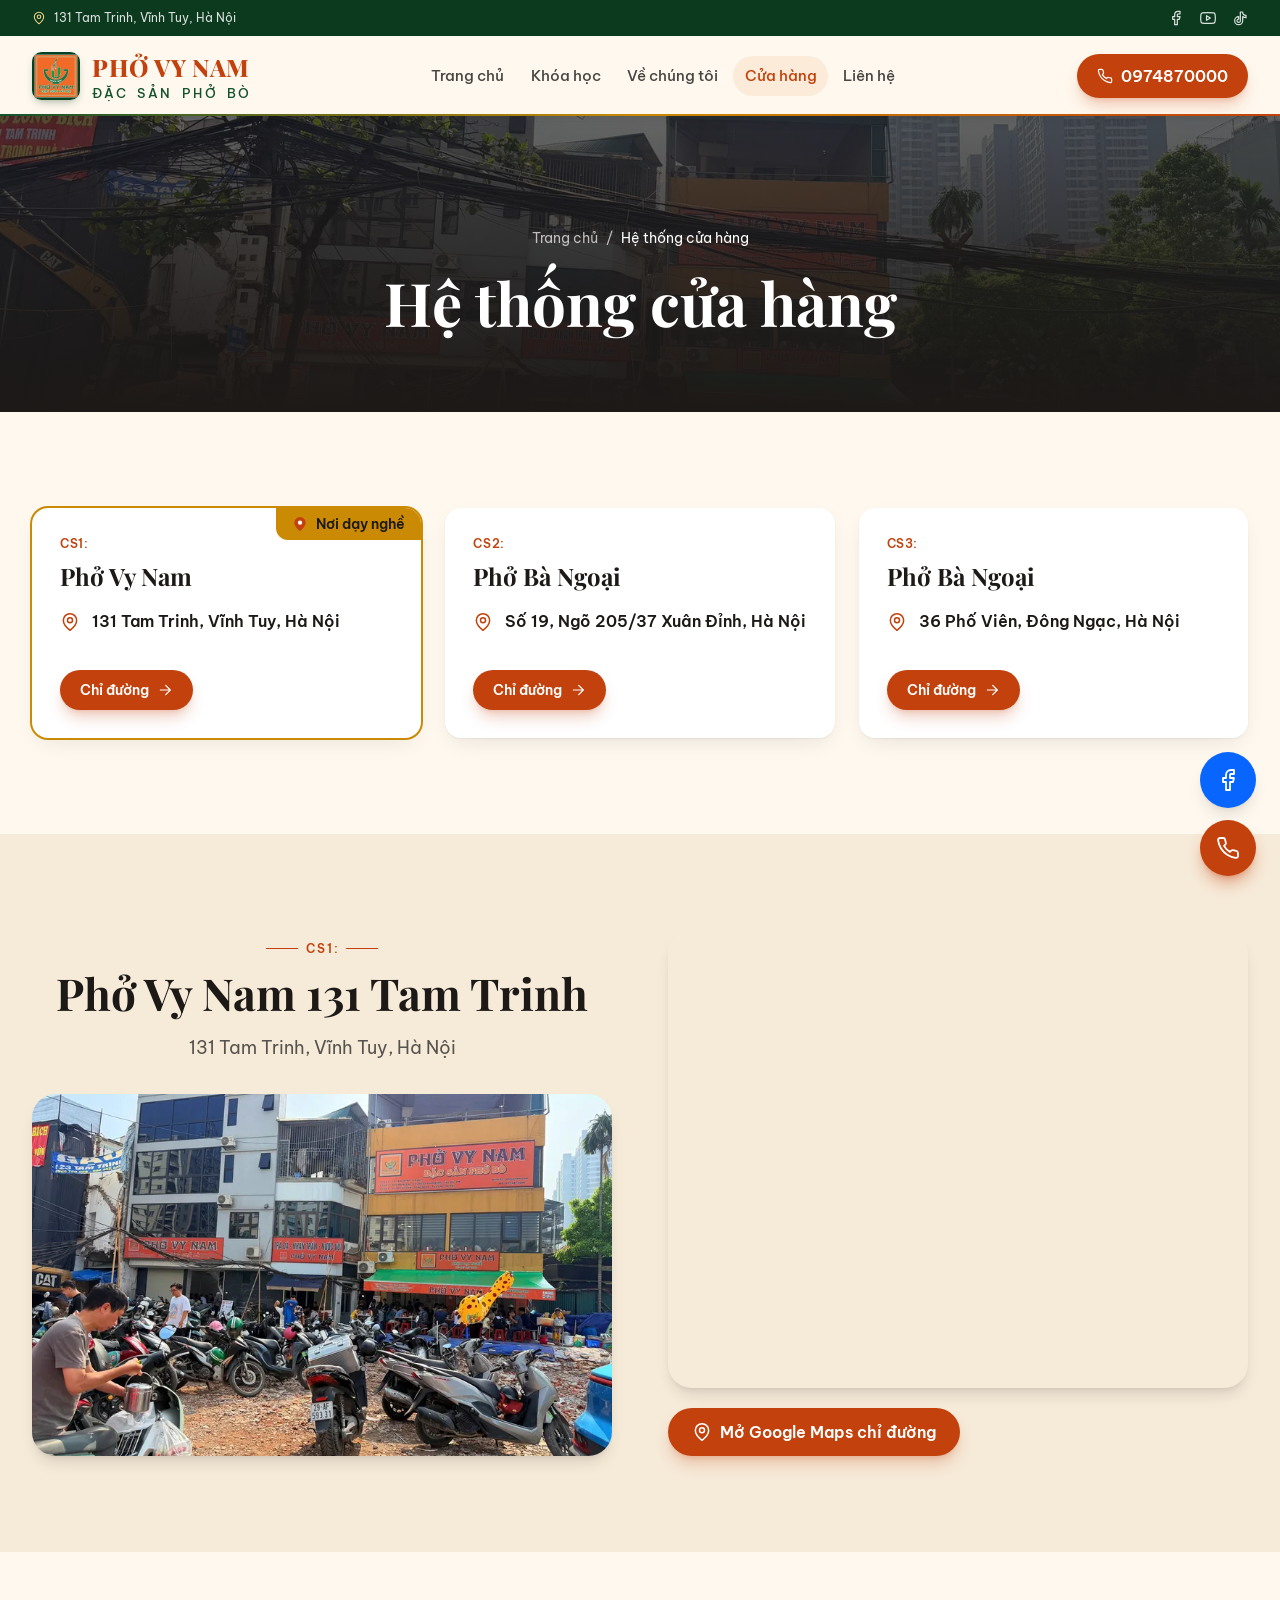
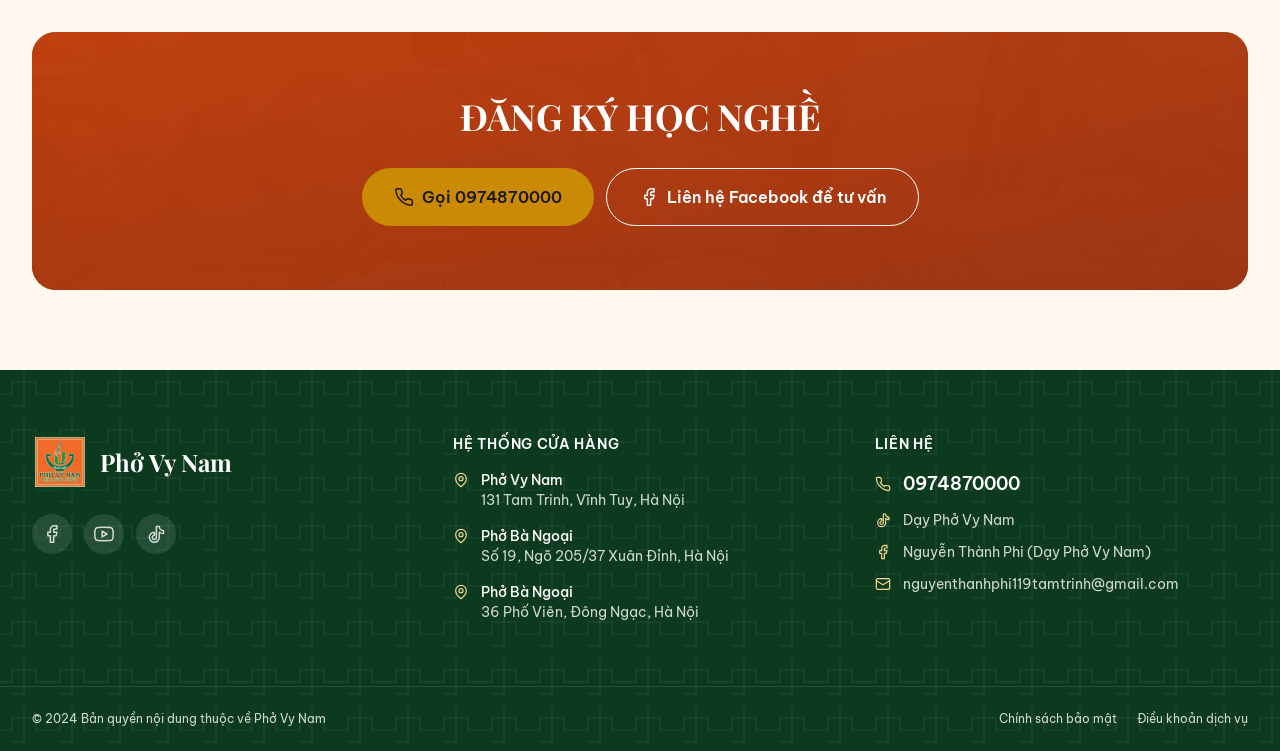
<file: he-thong-cua-hang.html>
<!DOCTYPE html><html lang="vi"> <head><meta charset="utf-8"><meta name="viewport" content="width=device-width, initial-scale=1"><title>Hệ thống cửa hàng | Phở Vy Nam</title><meta name="description" content="Dạy nấu phở bò Hà Nội, khóa học nấu phở kinh doanh với công thức phở bò ngon chuẩn vị do bà Vũ chủ quán và Chef Phi Top 1 trường kỹ thuật ăn uống Hà Nội dạy nghề"><meta name="robots" content="index, follow"><link rel="canonical" href="https://dayphovynam.com/he-thong-cua-hang"><meta name="theme-color" content="#c2410c"><link rel="icon" type="image/png" href="favicon.png"><link rel="apple-touch-icon" href="apple-touch-icon.png"><link rel="sitemap" href="sitemap-index.xml"><meta property="og:type" content="website"><meta property="og:locale" content="vi_VN"><meta property="og:site_name" content="Phở Vy Nam"><meta property="og:title" content="Hệ thống cửa hàng | Phở Vy Nam"><meta property="og:description" content="Dạy nấu phở bò Hà Nội, khóa học nấu phở kinh doanh với công thức phở bò ngon chuẩn vị do bà Vũ chủ quán và Chef Phi Top 1 trường kỹ thuật ăn uống Hà Nội dạy nghề"><meta property="og:url" content="https://dayphovynam.com/he-thong-cua-hang"><meta property="og:image" content="https://dayphovynam.com/_astro/og-mat-tien.jpg"><meta name="twitter:card" content="summary_large_image"><link rel="preconnect" href="https://fonts.googleapis.com"><link rel="preconnect" href="https://fonts.gstatic.com" crossorigin><link rel="stylesheet" href="https://fonts.googleapis.com/css2?family=Be+Vietnam+Pro:wght@400;500;600;700&family=Playfair+Display:ital,wght@0,600;0,700;0,800;1,600&display=swap"><script type="application/ld+json">{"@context":"https://schema.org","@type":"Organization","@id":"https://dayphovynam.com/#organization","name":"Phở Vy Nam","url":"https://dayphovynam.com","logo":"https://dayphovynam.com/apple-touch-icon.png","foundingDate":"1990","telephone":"0974870000","email":"nguyenthanhphi119tamtrinh@gmail.com","sameAs":["https://www.facebook.com/phovynam","https://www.youtube.com/@dayphovynam","https://www.tiktok.com/@dayphovynam"],"department":[{"@type":"Restaurant","name":"Phở Vy Nam – 131 Tam Trinh","servesCuisine":"Phở bò Hà Nội","telephone":"0974870000","address":{"@type":"PostalAddress","streetAddress":"131 Tam Trinh","addressLocality":"Vĩnh Tuy","addressRegion":"Hà Nội","addressCountry":"VN"}},{"@type":"Restaurant","name":"Phở Bà Ngoại – Số 19, ngõ 205/37 Xuân Đỉnh","servesCuisine":"Phở bò Hà Nội","telephone":"0974870000","address":{"@type":"PostalAddress","streetAddress":"Số 19, ngõ 205/37 Xuân Đỉnh","addressLocality":"Xuân Đỉnh","addressRegion":"Hà Nội","addressCountry":"VN"}},{"@type":"Restaurant","name":"Phở Bà Ngoại – 36 Phố Viên","servesCuisine":"Phở bò Hà Nội","telephone":"0974870000","address":{"@type":"PostalAddress","streetAddress":"36 Phố Viên","addressLocality":"Đông Ngạc","addressRegion":"Hà Nội","addressCountry":"VN"}}]}</script><script type="application/ld+json">{"@context":"https://schema.org","@type":"BreadcrumbList","itemListElement":[{"@type":"ListItem","position":1,"name":"Trang chủ","item":"https://dayphovynam.com"},{"@type":"ListItem","position":2,"name":"Hệ thống cửa hàng","item":"https://dayphovynam.com/he-thong-cua-hang"}]}</script><link rel="stylesheet" href="_astro/chinh-sach-bao-mat.DS66toYi.css"><link rel="stylesheet" href="_astro/dien-thoai.css"><link rel="stylesheet" href="_astro/hieu-ung.css"></head> <body class="flex min-h-screen flex-col"> <a href="#main" class="sr-only focus:not-sr-only focus:fixed focus:top-2 focus:left-2 focus:z-[60] focus:rounded focus:bg-white focus:px-4 focus:py-2">
Bỏ qua và tới nội dung chính
</a> <header class="sticky top-0 z-50 border-b border-line/70 bg-cream/90 backdrop-blur-md"> <!-- Thanh thông tin trên cùng --> <div class="hidden bg-forest-dark text-xs text-white/85 md:block"> <div class="container-x flex h-9 items-center justify-between"> <p class="flex items-center gap-2"> <svg class="h-3.5 w-3.5 text-gold-light" viewBox="0 0 24 24" fill="none" stroke="currentColor" stroke-width="1.8" stroke-linecap="round" stroke-linejoin="round" aria-hidden="true"><path d="M20 10c0 6-8 12-8 12s-8-6-8-12a8 8 0 0 1 16 0z"/><circle cx="12" cy="10" r="3"/></svg>
131 Tam Trinh, Vĩnh Tuy, Hà Nội
</p> <div class="flex items-center gap-4"> <a href="https://www.facebook.com/phovynam" target="_blank" rel="noopener" aria-label="Facebook" class="hover:text-gold-light"><svg class="h-4 w-4" viewBox="0 0 24 24" fill="none" stroke="currentColor" stroke-width="1.8" stroke-linecap="round" stroke-linejoin="round" aria-hidden="true"><path d="M18 2h-3a5 5 0 0 0-5 5v3H7v4h3v8h4v-8h3l1-4h-4V7a1 1 0 0 1 1-1h3z"/></svg></a> <a href="https://www.youtube.com/@dayphovynam" target="_blank" rel="noopener" aria-label="YouTube" class="hover:text-gold-light"><svg class="h-4 w-4" viewBox="0 0 24 24" fill="none" stroke="currentColor" stroke-width="1.8" stroke-linecap="round" stroke-linejoin="round" aria-hidden="true"><path d="M22.5 6.4a2.8 2.8 0 0 0-2-2C18.9 4 12 4 12 4s-6.9 0-8.5.4a2.8 2.8 0 0 0-2 2A29 29 0 0 0 1 12a29 29 0 0 0 .5 5.6 2.8 2.8 0 0 0 2 2C5.1 20 12 20 12 20s6.9 0 8.5-.4a2.8 2.8 0 0 0 2-2A29 29 0 0 0 23 12a29 29 0 0 0-.5-5.6z"/><path d="m9.8 15.5 5.7-3.5-5.7-3.5z"/></svg></a> <a href="https://www.tiktok.com/@dayphovynam" target="_blank" rel="noopener" aria-label="TikTok" class="hover:text-gold-light"><svg class="h-4 w-4" viewBox="0 0 24 24" fill="none" stroke="currentColor" stroke-width="1.8" stroke-linecap="round" stroke-linejoin="round" aria-hidden="true"><path d="M16 3a5 5 0 0 0 5 5v3.5a8.5 8.5 0 0 1-5-1.6V16a6 6 0 1 1-6-6v3.6a2.5 2.5 0 1 0 2.5 2.4V3z"/></svg></a> </div> </div> </div> <div class="container-x flex h-16 items-center justify-between gap-4 lg:h-20"> <a href="./" class="flex items-center gap-3" aria-label="Phở Vy Nam – Trang chủ"> <img src="_astro/logo-goc-192.webp" alt loading="eager" decoding="async" fetchpriority="auto" width="192" height="192" class="h-11 w-11 rounded-lg shadow-sm lg:h-12 lg:w-12"> <span class="leading-tight"> <span class="block font-display text-xl font-bold text-brand lg:text-2xl">Phở Vy Nam</span> <span class="block text-[11px] font-medium tracking-wider text-forest uppercase">Đặc sản phở bò</span> </span> </a> <nav class="hidden items-center gap-1 lg:flex" aria-label="Menu chính"> <a href="./" class="rounded-full px-4 py-2 text-[15px] font-medium transition-colors text-ink/80 hover:text-brand"> Trang chủ </a><a href="khoa-hoc-day-nau-pho" class="rounded-full px-4 py-2 text-[15px] font-medium transition-colors text-ink/80 hover:text-brand"> Khóa học </a><a href="ve-chung-toi" class="rounded-full px-4 py-2 text-[15px] font-medium transition-colors text-ink/80 hover:text-brand"> Về chúng tôi </a><a href="he-thong-cua-hang" class="rounded-full px-4 py-2 text-[15px] font-medium transition-colors bg-brand-light text-brand" aria-current="page"> Cửa hàng </a><a href="lien-he" class="rounded-full px-4 py-2 text-[15px] font-medium transition-colors text-ink/80 hover:text-brand"> Liên hệ </a> </nav> <div class="flex items-center gap-2"> <a href="tel:0974870000" class="btn btn-primary hidden !px-5 !py-2.5 sm:inline-flex"> <svg class="h-4 w-4" viewBox="0 0 24 24" fill="none" stroke="currentColor" stroke-width="1.8" stroke-linecap="round" stroke-linejoin="round" aria-hidden="true"><path d="M22 16.9v3a2 2 0 0 1-2.2 2 19.8 19.8 0 0 1-8.6-3.1 19.5 19.5 0 0 1-6-6A19.8 19.8 0 0 1 2.1 4.2 2 2 0 0 1 4.1 2h3a2 2 0 0 1 2 1.7c.1 1 .4 1.9.7 2.8a2 2 0 0 1-.5 2.1L8 9.9a16 16 0 0 0 6 6l1.3-1.3a2 2 0 0 1 2.1-.4c.9.3 1.8.6 2.8.7a2 2 0 0 1 1.7 2z"/></svg> 0974870000 </a> <!-- Menu mobile dùng <details>, không cần JavaScript --> <details class="group relative lg:hidden"> <summary class="flex h-11 w-11 cursor-pointer list-none items-center justify-center rounded-full border border-line bg-white [&::-webkit-details-marker]:hidden" aria-label="Mở menu"> <svg class="h-5 w-5 group-open:hidden" viewBox="0 0 24 24" fill="none" stroke="currentColor" stroke-width="1.8" stroke-linecap="round" stroke-linejoin="round" aria-hidden="true"><path d="M4 6h16M4 12h16M4 18h16"/></svg> <svg class="hidden h-5 w-5 group-open:block" viewBox="0 0 24 24" fill="none" stroke="currentColor" stroke-width="1.8" stroke-linecap="round" stroke-linejoin="round" aria-hidden="true"><path d="M18 6 6 18M6 6l12 12"/></svg> </summary> <div class="fixed inset-x-0 top-16 border-b border-line bg-cream px-4 pt-2 pb-6 shadow-xl"> <nav class="flex flex-col" aria-label="Menu mobile"> <a href="./" class="border-b border-line/60 py-3.5 text-lg font-medium text-ink"> Trang chủ </a><a href="khoa-hoc-day-nau-pho" class="border-b border-line/60 py-3.5 text-lg font-medium text-ink"> Khóa học </a><a href="ve-chung-toi" class="border-b border-line/60 py-3.5 text-lg font-medium text-ink"> Về chúng tôi </a><a href="he-thong-cua-hang" class="border-b border-line/60 py-3.5 text-lg font-medium text-brand"> Cửa hàng </a><a href="lien-he" class="border-b border-line/60 py-3.5 text-lg font-medium text-ink"> Liên hệ </a> </nav> <div class="mt-5 grid grid-cols-2 gap-3"> <a href="tel:0974870000" class="btn btn-primary"><svg class="h-4 w-4" viewBox="0 0 24 24" fill="none" stroke="currentColor" stroke-width="1.8" stroke-linecap="round" stroke-linejoin="round" aria-hidden="true"><path d="M22 16.9v3a2 2 0 0 1-2.2 2 19.8 19.8 0 0 1-8.6-3.1 19.5 19.5 0 0 1-6-6A19.8 19.8 0 0 1 2.1 4.2 2 2 0 0 1 4.1 2h3a2 2 0 0 1 2 1.7c.1 1 .4 1.9.7 2.8a2 2 0 0 1-.5 2.1L8 9.9a16 16 0 0 0 6 6l1.3-1.3a2 2 0 0 1 2.1-.4c.9.3 1.8.6 2.8.7a2 2 0 0 1 1.7 2z"/></svg>Gọi ngay</a> <a href="https://www.facebook.com/nguyen.thanh.phi.833578" target="_blank" rel="noopener" class="btn btn-ghost-dark"><svg class="h-4 w-4" viewBox="0 0 24 24" fill="none" stroke="currentColor" stroke-width="1.8" stroke-linecap="round" stroke-linejoin="round" aria-hidden="true"><path d="M18 2h-3a5 5 0 0 0-5 5v3H7v4h3v8h4v-8h3l1-4h-4V7a1 1 0 0 1 1-1h3z"/></svg>Facebook</a> </div> </div> </details> </div> </div> </header> <main id="main" class="flex-1">  <section class="relative isolate overflow-hidden bg-ink the-dich-6"> <img src="_astro/mat-tien-pho-800.webp" srcset="_astro/mat-tien-pho-480.webp 480w, _astro/mat-tien-pho-800.webp 800w, _astro/mat-tien-pho-1200.webp 1200w, _astro/mat-tien-pho-1600.webp 1600w" alt="Phở Vy Nam" sizes="100vw" loading="eager" fetchpriority="high" decoding="async" width="1600" height="1086" class="absolute inset-0 -z-10 h-full w-full object-cover opacity-45"> <div class="absolute inset-0 -z-10 bg-gradient-to-t from-ink via-ink/60 to-ink/20"></div> <div class="container-x pt-20 pb-14 text-center sm:pt-28 sm:pb-20"> <nav aria-label="Breadcrumb" class="text-sm text-white/70"> <ol class="flex flex-wrap items-center justify-center gap-2"> <li class="flex items-center gap-2">  <a href="./" class="hover:text-gold-light">Trang chủ</a> </li><li class="flex items-center gap-2"> <span aria-hidden="true">/</span> <span class="text-white" aria-current="page">Hệ thống cửa hàng</span> </li> </ol> </nav> <h1 class="mx-auto mt-6 max-w-3xl text-4xl font-bold text-white sm:text-5xl lg:text-6xl">Hệ thống cửa hàng</h1> </div> </section> <section class="section container-x"> <div class="grid gap-6 md:grid-cols-3"> <article class="card relative flex flex-col overflow-hidden p-7 ring-2 ring-gold"> <span class="absolute top-0 right-0 inline-flex items-center gap-2 rounded-bl-xl bg-gold px-4 text-sm font-semibold text-ink" style="padding-top:6px;padding-bottom:6px"><svg class="h-4 w-4 shrink-0" viewBox="0 0 24 24" aria-hidden="true"><path d="M12 1.5a8.5 8.5 0 0 0-8.5 8.5c0 6.4 8.5 12.5 8.5 12.5s8.5-6.1 8.5-12.5A8.5 8.5 0 0 0 12 1.5z" fill="var(--color-brand)"/><circle cx="12" cy="10" r="3.2" fill="#fff"/></svg>Nơi dạy nghề</span> <p class="text-xs font-semibold tracking-wider text-brand uppercase">Cs1:</p> <h3 class="mt-2 text-2xl font-bold">Phở Vy Nam</h3> <p class="mt-4 flex gap-3 text-ink"> <svg class="mt-1 h-5 w-5 shrink-0 text-brand" viewBox="0 0 24 24" fill="none" stroke="currentColor" stroke-width="1.8" stroke-linecap="round" stroke-linejoin="round" aria-hidden="true"><path d="M20 10c0 6-8 12-8 12s-8-6-8-12a8 8 0 0 1 16 0z"/><circle cx="12" cy="10" r="3"/></svg> <span> <span class="block font-semibold">131 Tam Trinh, Vĩnh Tuy, Hà Nội</span> </span> </p> <p class="mt-3 flex-1 text-sm text-muted"></p> <div class="mt-6 flex flex-wrap gap-3"> <a href="https://www.google.com/maps/search/?api=1&query=Ph%E1%BB%9F%20Vy%20Nam%2C%20131%20Tam%20Trinh%2C%20V%C4%A9nh%20Tuy%2C%20H%C3%A0%20N%E1%BB%99i" target="_blank" rel="noopener" class="btn btn-primary !px-5 !py-2.5 !text-sm">
Chỉ đường <svg class="h-4 w-4" viewBox="0 0 24 24" fill="none" stroke="currentColor" stroke-width="1.8" stroke-linecap="round" stroke-linejoin="round" aria-hidden="true"><path d="M5 12h14M13 5l7 7-7 7"/></svg> </a> </div> </article><article class="card relative flex flex-col overflow-hidden p-7">  <p class="text-xs font-semibold tracking-wider text-brand uppercase">Cs2:</p> <h3 class="mt-2 text-2xl font-bold">Phở Bà Ngoại</h3> <p class="mt-4 flex gap-3 text-ink"> <svg class="mt-1 h-5 w-5 shrink-0 text-brand" viewBox="0 0 24 24" fill="none" stroke="currentColor" stroke-width="1.8" stroke-linecap="round" stroke-linejoin="round" aria-hidden="true"><path d="M20 10c0 6-8 12-8 12s-8-6-8-12a8 8 0 0 1 16 0z"/><circle cx="12" cy="10" r="3"/></svg> <span> <span class="block font-semibold">Số 19, Ngõ 205/37 Xuân Đỉnh, Hà Nội</span> </span> </p> <p class="mt-3 flex-1 text-sm text-muted"></p> <div class="mt-6 flex flex-wrap gap-3"> <a href="https://www.google.com/maps/search/?api=1&query=Ph%E1%BB%9F%20B%C3%A0%20Ngo%E1%BA%A1i%2C%20S%E1%BB%91%2019%2C%20ng%C3%B5%20205%2F37%20Xu%C3%A2n%20%C4%90%E1%BB%89nh%2C%20Xu%C3%A2n%20%C4%90%E1%BB%89nh%2C%20H%C3%A0%20N%E1%BB%99i" target="_blank" rel="noopener" class="btn btn-primary !px-5 !py-2.5 !text-sm">
Chỉ đường <svg class="h-4 w-4" viewBox="0 0 24 24" fill="none" stroke="currentColor" stroke-width="1.8" stroke-linecap="round" stroke-linejoin="round" aria-hidden="true"><path d="M5 12h14M13 5l7 7-7 7"/></svg> </a> </div> </article><article class="card relative flex flex-col overflow-hidden p-7">  <p class="text-xs font-semibold tracking-wider text-brand uppercase">Cs3:</p> <h3 class="mt-2 text-2xl font-bold">Phở Bà Ngoại</h3> <p class="mt-4 flex gap-3 text-ink"> <svg class="mt-1 h-5 w-5 shrink-0 text-brand" viewBox="0 0 24 24" fill="none" stroke="currentColor" stroke-width="1.8" stroke-linecap="round" stroke-linejoin="round" aria-hidden="true"><path d="M20 10c0 6-8 12-8 12s-8-6-8-12a8 8 0 0 1 16 0z"/><circle cx="12" cy="10" r="3"/></svg> <span> <span class="block font-semibold">36 Phố Viên, Đông Ngạc, Hà Nội</span> </span> </p> <p class="mt-3 flex-1 text-sm text-muted"></p> <div class="mt-6 flex flex-wrap gap-3"> <a href="https://www.google.com/maps/search/?api=1&query=Ph%E1%BB%9F%20B%C3%A0%20Ngo%E1%BA%A1i%2C%2036%20Ph%E1%BB%91%20Vi%C3%AAn%2C%20%C4%90%C3%B4ng%20Ng%E1%BA%A1c%2C%20H%C3%A0%20N%E1%BB%99i" target="_blank" rel="noopener" class="btn btn-primary !px-5 !py-2.5 !text-sm">
Chỉ đường <svg class="h-4 w-4" viewBox="0 0 24 24" fill="none" stroke="currentColor" stroke-width="1.8" stroke-linecap="round" stroke-linejoin="round" aria-hidden="true"><path d="M5 12h14M13 5l7 7-7 7"/></svg> </a> </div> </article> </div> </section>  <section class="section bg-cream-2"> <div class="container-x grid gap-10 lg:grid-cols-2 lg:gap-14"> <div> <div class="max-w-3xl text-center"> <p class="eyebrow">Cs1:</p> <h2 class="mt-3 text-3xl font-bold sm:text-4xl lg:text-[2.75rem] text-ink">Phở Vy Nam 131 Tam Trinh</h2> <div class="mt-4 text-base sm:text-lg text-muted">131 Tam Trinh, Vĩnh Tuy, Hà Nội</div> </div> <img src="_astro/mat-tien-bien-800.webp" srcset="_astro/mat-tien-bien-480.webp 480w, _astro/mat-tien-bien-800.webp 800w, _astro/mat-tien-bien-1200.webp 1200w, _astro/mat-tien-bien-1600.webp 1600w" alt="Phở Vy Nam" sizes="(min-width: 1024px) 50vw, 100vw" loading="lazy" decoding="async" fetchpriority="auto" width="1600" height="1229" class="mt-8 aspect-[16/10] w-full rounded-3xl object-cover shadow-lg"> </div> <div class="flex flex-col"> <iframe src="https://maps.google.com/maps?q=131%20Tam%20Trinh%2C%20V%C4%A9nh%20Tuy%2C%20H%C3%A0%20N%E1%BB%99i&z=16&output=embed" title="Bản đồ Phở Vy Nam – 131 Tam Trinh, Vĩnh Tuy, Hà Nội" loading="lazy" referrerpolicy="no-referrer-when-downgrade" class="min-h-[360px] w-full flex-1 rounded-3xl border-0 shadow-lg"></iframe> <a href="https://www.google.com/maps/search/?api=1&query=Ph%E1%BB%9F%20Vy%20Nam%2C%20131%20Tam%20Trinh%2C%20V%C4%A9nh%20Tuy%2C%20H%C3%A0%20N%E1%BB%99i" target="_blank" rel="noopener" class="btn btn-primary mt-5 self-start"> <svg class="h-5 w-5" viewBox="0 0 24 24" fill="none" stroke="currentColor" stroke-width="1.8" stroke-linecap="round" stroke-linejoin="round" aria-hidden="true"><path d="M20 10c0 6-8 12-8 12s-8-6-8-12a8 8 0 0 1 16 0z"/><circle cx="12" cy="10" r="3"/></svg> Mở Google Maps chỉ đường
</a> </div> </div> </section>  <section class="container-x py-16 sm:py-20"> <div class="relative isolate overflow-hidden rounded-3xl bg-brand-dark px-6 py-14 text-center sm:px-12 sm:py-16"> <img src="_astro/quay-thit-bo-800.webp" srcset="_astro/quay-thit-bo-480.webp 480w, _astro/quay-thit-bo-800.webp 800w, _astro/quay-thit-bo-1200.webp 1200w, _astro/quay-thit-bo-1600.webp 1600w" alt sizes="(min-width: 1280px) 1216px, 100vw" loading="lazy" decoding="async" fetchpriority="auto" width="1600" height="1050" class="absolute inset-0 -z-10 h-full w-full object-cover opacity-20 mix-blend-luminosity"> <div class="absolute inset-0 -z-10 bg-gradient-to-br from-brand/90 to-brand-dark/95"></div> <h2 class="mx-auto max-w-2xl text-3xl font-bold text-white sm:text-4xl">ĐĂNG KÝ HỌC NGHỀ</h2> <div class="mt-8 flex flex-col justify-center gap-3 sm:flex-row"> <a href="tel:0974870000" class="btn btn-gold !px-8 !py-4"> <svg class="h-5 w-5" viewBox="0 0 24 24" fill="none" stroke="currentColor" stroke-width="1.8" stroke-linecap="round" stroke-linejoin="round" aria-hidden="true"><path d="M22 16.9v3a2 2 0 0 1-2.2 2 19.8 19.8 0 0 1-8.6-3.1 19.5 19.5 0 0 1-6-6A19.8 19.8 0 0 1 2.1 4.2 2 2 0 0 1 4.1 2h3a2 2 0 0 1 2 1.7c.1 1 .4 1.9.7 2.8a2 2 0 0 1-.5 2.1L8 9.9a16 16 0 0 0 6 6l1.3-1.3a2 2 0 0 1 2.1-.4c.9.3 1.8.6 2.8.7a2 2 0 0 1 1.7 2z"/></svg> Gọi 0974870000 </a> <a href="https://www.facebook.com/nguyen.thanh.phi.833578" target="_blank" rel="noopener" class="btn btn-outline !px-8 !py-4 text-white"> <svg class="h-5 w-5" viewBox="0 0 24 24" fill="none" stroke="currentColor" stroke-width="1.8" stroke-linecap="round" stroke-linejoin="round" aria-hidden="true"><path d="M18 2h-3a5 5 0 0 0-5 5v3H7v4h3v8h4v-8h3l1-4h-4V7a1 1 0 0 1 1-1h3z"/></svg> Liên hệ Facebook để tư vấn
</a> </div> </div> </section>  </main> <footer class="bg-pattern-light bg-forest-dark text-white/80"> <div class="container-x grid gap-12 py-16 md:grid-cols-2 lg:grid-cols-12"> <div class="lg:col-span-4"> <a href="./" class="flex items-center gap-3"> <img src="_astro/logo-goc-224.webp" alt loading="lazy" decoding="async" fetchpriority="auto" width="224" height="224" class="h-14 w-14 rounded-lg"> <span> <span class="block font-display text-2xl font-bold text-white">Phở Vy Nam</span> </span> </a> <div class="mt-6 flex gap-3"> <a href="https://www.facebook.com/phovynam" target="_blank" rel="noopener" aria-label="Facebook" class="flex h-10 w-10 items-center justify-center rounded-full bg-white/10 hover:bg-brand"><svg class="h-5 w-5" viewBox="0 0 24 24" fill="none" stroke="currentColor" stroke-width="1.8" stroke-linecap="round" stroke-linejoin="round" aria-hidden="true"><path d="M18 2h-3a5 5 0 0 0-5 5v3H7v4h3v8h4v-8h3l1-4h-4V7a1 1 0 0 1 1-1h3z"/></svg></a> <a href="https://www.youtube.com/@dayphovynam" target="_blank" rel="noopener" aria-label="YouTube" class="flex h-10 w-10 items-center justify-center rounded-full bg-white/10 hover:bg-brand"><svg class="h-5 w-5" viewBox="0 0 24 24" fill="none" stroke="currentColor" stroke-width="1.8" stroke-linecap="round" stroke-linejoin="round" aria-hidden="true"><path d="M22.5 6.4a2.8 2.8 0 0 0-2-2C18.9 4 12 4 12 4s-6.9 0-8.5.4a2.8 2.8 0 0 0-2 2A29 29 0 0 0 1 12a29 29 0 0 0 .5 5.6 2.8 2.8 0 0 0 2 2C5.1 20 12 20 12 20s6.9 0 8.5-.4a2.8 2.8 0 0 0 2-2A29 29 0 0 0 23 12a29 29 0 0 0-.5-5.6z"/><path d="m9.8 15.5 5.7-3.5-5.7-3.5z"/></svg></a> <a href="https://www.tiktok.com/@dayphovynam" target="_blank" rel="noopener" aria-label="TikTok" class="flex h-10 w-10 items-center justify-center rounded-full bg-white/10 hover:bg-brand"><svg class="h-5 w-5" viewBox="0 0 24 24" fill="none" stroke="currentColor" stroke-width="1.8" stroke-linecap="round" stroke-linejoin="round" aria-hidden="true"><path d="M16 3a5 5 0 0 0 5 5v3.5a8.5 8.5 0 0 1-5-1.6V16a6 6 0 1 1-6-6v3.6a2.5 2.5 0 1 0 2.5 2.4V3z"/></svg></a> </div> </div> <div class="lg:col-span-4"> <h2 class="font-sans text-sm font-semibold tracking-wider text-white uppercase">Hệ thống cửa hàng</h2> <ul class="mt-4 space-y-4 text-sm"> <li class="flex gap-3"> <svg class="mt-0.5 h-4 w-4 shrink-0 text-gold-light" viewBox="0 0 24 24" fill="none" stroke="currentColor" stroke-width="1.8" stroke-linecap="round" stroke-linejoin="round" aria-hidden="true"><path d="M20 10c0 6-8 12-8 12s-8-6-8-12a8 8 0 0 1 16 0z"/><circle cx="12" cy="10" r="3"/></svg> <span> <span class="block font-medium text-white">Phở Vy Nam</span> 131 Tam Trinh, Vĩnh Tuy, Hà Nội </span> </li><li class="flex gap-3"> <svg class="mt-0.5 h-4 w-4 shrink-0 text-gold-light" viewBox="0 0 24 24" fill="none" stroke="currentColor" stroke-width="1.8" stroke-linecap="round" stroke-linejoin="round" aria-hidden="true"><path d="M20 10c0 6-8 12-8 12s-8-6-8-12a8 8 0 0 1 16 0z"/><circle cx="12" cy="10" r="3"/></svg> <span> <span class="block font-medium text-white">Phở Bà Ngoại</span> Số 19, Ngõ 205/37 Xuân Đỉnh, Hà Nội </span> </li><li class="flex gap-3"> <svg class="mt-0.5 h-4 w-4 shrink-0 text-gold-light" viewBox="0 0 24 24" fill="none" stroke="currentColor" stroke-width="1.8" stroke-linecap="round" stroke-linejoin="round" aria-hidden="true"><path d="M20 10c0 6-8 12-8 12s-8-6-8-12a8 8 0 0 1 16 0z"/><circle cx="12" cy="10" r="3"/></svg> <span> <span class="block font-medium text-white">Phở Bà Ngoại</span> 36 Phố Viên, Đông Ngạc, Hà Nội </span> </li> </ul> </div> <div class="lg:col-span-4"> <h2 class="font-sans text-sm font-semibold tracking-wider text-white uppercase">Liên hệ</h2> <ul class="mt-4 space-y-3 text-sm"> <li> <a href="tel:0974870000" class="flex items-center gap-3 hover:text-gold-light"> <svg class="h-4 w-4 text-gold-light" viewBox="0 0 24 24" fill="none" stroke="currentColor" stroke-width="1.8" stroke-linecap="round" stroke-linejoin="round" aria-hidden="true"><path d="M22 16.9v3a2 2 0 0 1-2.2 2 19.8 19.8 0 0 1-8.6-3.1 19.5 19.5 0 0 1-6-6A19.8 19.8 0 0 1 2.1 4.2 2 2 0 0 1 4.1 2h3a2 2 0 0 1 2 1.7c.1 1 .4 1.9.7 2.8a2 2 0 0 1-.5 2.1L8 9.9a16 16 0 0 0 6 6l1.3-1.3a2 2 0 0 1 2.1-.4c.9.3 1.8.6 2.8.7a2 2 0 0 1 1.7 2z"/></svg> <span class="text-lg font-semibold text-white">0974870000</span> </a> </li> <li> <a href="https://www.tiktok.com/@dayphovynam" target="_blank" rel="noopener" class="flex items-center gap-3 hover:text-gold-light"> <svg class="h-4 w-4 text-gold-light" viewBox="0 0 24 24" fill="none" stroke="currentColor" stroke-width="1.8" stroke-linecap="round" stroke-linejoin="round" aria-hidden="true"><path d="M16 3a5 5 0 0 0 5 5v3.5a8.5 8.5 0 0 1-5-1.6V16a6 6 0 1 1-6-6v3.6a2.5 2.5 0 1 0 2.5 2.4V3z"/></svg> Dạy Phở Vy Nam </a> </li> <li> <a href="https://www.facebook.com/nguyen.thanh.phi.833578" target="_blank" rel="noopener" class="flex items-center gap-3 hover:text-gold-light"> <svg class="h-4 w-4 text-gold-light" viewBox="0 0 24 24" fill="none" stroke="currentColor" stroke-width="1.8" stroke-linecap="round" stroke-linejoin="round" aria-hidden="true"><path d="M18 2h-3a5 5 0 0 0-5 5v3H7v4h3v8h4v-8h3l1-4h-4V7a1 1 0 0 1 1-1h3z"/></svg> Nguyễn Thành Phi (Dạy Phở Vy Nam) </a> </li> <li> <a href="mailto:nguyenthanhphi119tamtrinh@gmail.com" class="flex items-center gap-3 break-all hover:text-gold-light"> <svg class="h-4 w-4 shrink-0 text-gold-light" viewBox="0 0 24 24" fill="none" stroke="currentColor" stroke-width="1.8" stroke-linecap="round" stroke-linejoin="round" aria-hidden="true"><rect x="2" y="4" width="20" height="16" rx="2"/><path d="m22 7-10 6L2 7"/></svg>nguyenthanhphi119tamtrinh@gmail.com </a> </li> </ul> </div> </div> <div class="border-t border-white/10"> <div class="container-x flex flex-col items-center justify-between gap-3 py-6 text-xs sm:flex-row"> <p>© 2024 Bản quyền nội dung thuộc về Phở Vy Nam</p> <div class="flex gap-5"> <a href="chinh-sach-bao-mat" class="hover:text-gold-light">Chính sách bảo mật</a> <a href="dieu-khoan-dich-vu" class="hover:text-gold-light">Điều khoản dịch vụ</a> </div> </div> </div> </footer> <div class="fixed right-4 bottom-4 z-40 flex flex-col gap-3 sm:right-6 sm:bottom-6"> <a href="https://www.facebook.com/nguyen.thanh.phi.833578" target="_blank" rel="noopener" aria-label="Facebook Nguyễn Thành Phi (Dạy Phở Vy Nam)" class="flex h-14 w-14 items-center justify-center rounded-full text-white shadow-lg transition-transform hover:scale-110" style="background:#0866ff"> <svg class="h-6 w-6" viewBox="0 0 24 24" fill="none" stroke="currentColor" stroke-width="1.8" stroke-linecap="round" stroke-linejoin="round" aria-hidden="true"><path d="M18 2h-3a5 5 0 0 0-5 5v3H7v4h3v8h4v-8h3l1-4h-4V7a1 1 0 0 1 1-1h3z"/></svg> </a> <a href="tel:0974870000" aria-label="Gọi 0974870000" class="relative flex h-14 w-14 items-center justify-center rounded-full bg-brand text-white shadow-lg shadow-brand/40 transition-transform hover:scale-110"> <span class="absolute inset-0 animate-ping rounded-full bg-brand/40 motion-reduce:hidden"></span> <svg class="relative h-6 w-6" viewBox="0 0 24 24" fill="none" stroke="currentColor" stroke-width="1.8" stroke-linecap="round" stroke-linejoin="round" aria-hidden="true"><path d="M22 16.9v3a2 2 0 0 1-2.2 2 19.8 19.8 0 0 1-8.6-3.1 19.5 19.5 0 0 1-6-6A19.8 19.8 0 0 1 2.1 4.2 2 2 0 0 1 4.1 2h3a2 2 0 0 1 2 1.7c.1 1 .4 1.9.7 2.8a2 2 0 0 1-.5 2.1L8 9.9a16 16 0 0 0 6 6l1.3-1.3a2 2 0 0 1 2.1-.4c.9.3 1.8.6 2.8.7a2 2 0 0 1 1.7 2z"/></svg> </a> </div> <script src="_astro/hieu-ung.js" defer></script></body></html>
</file>
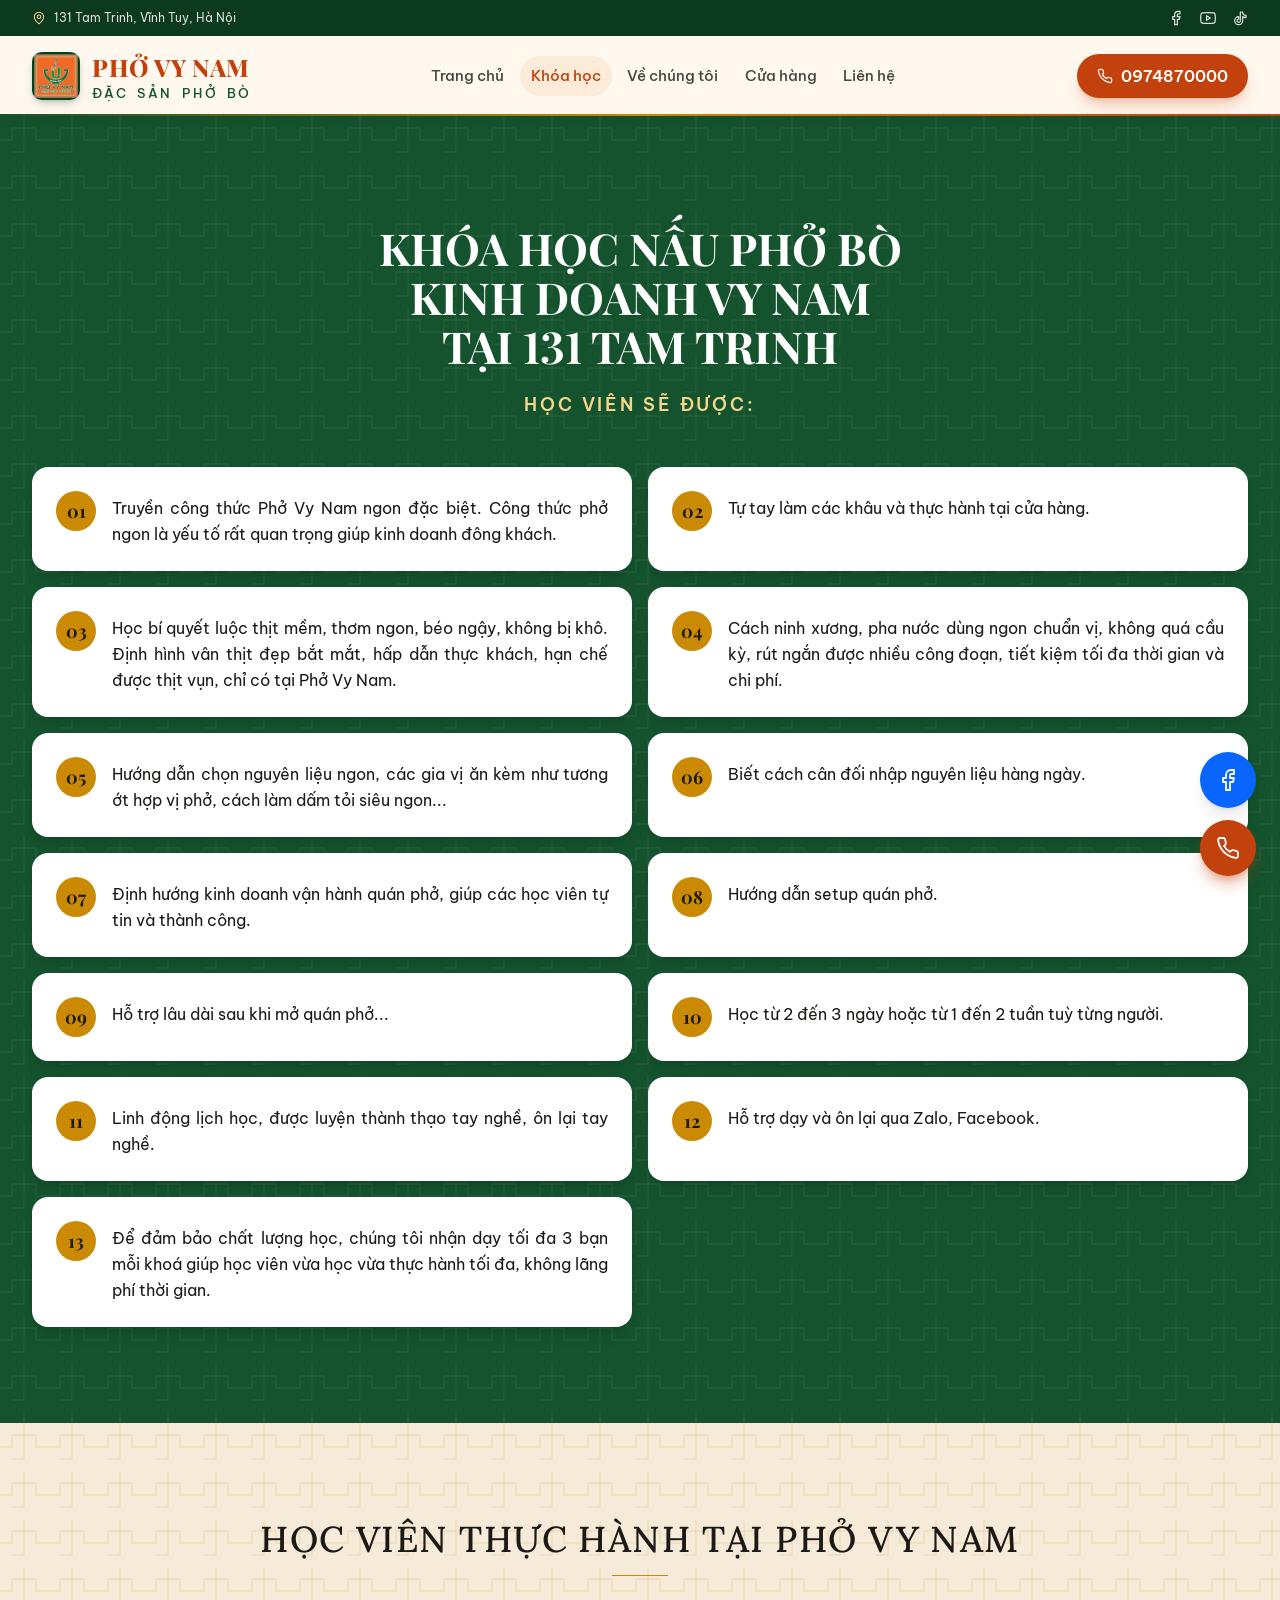
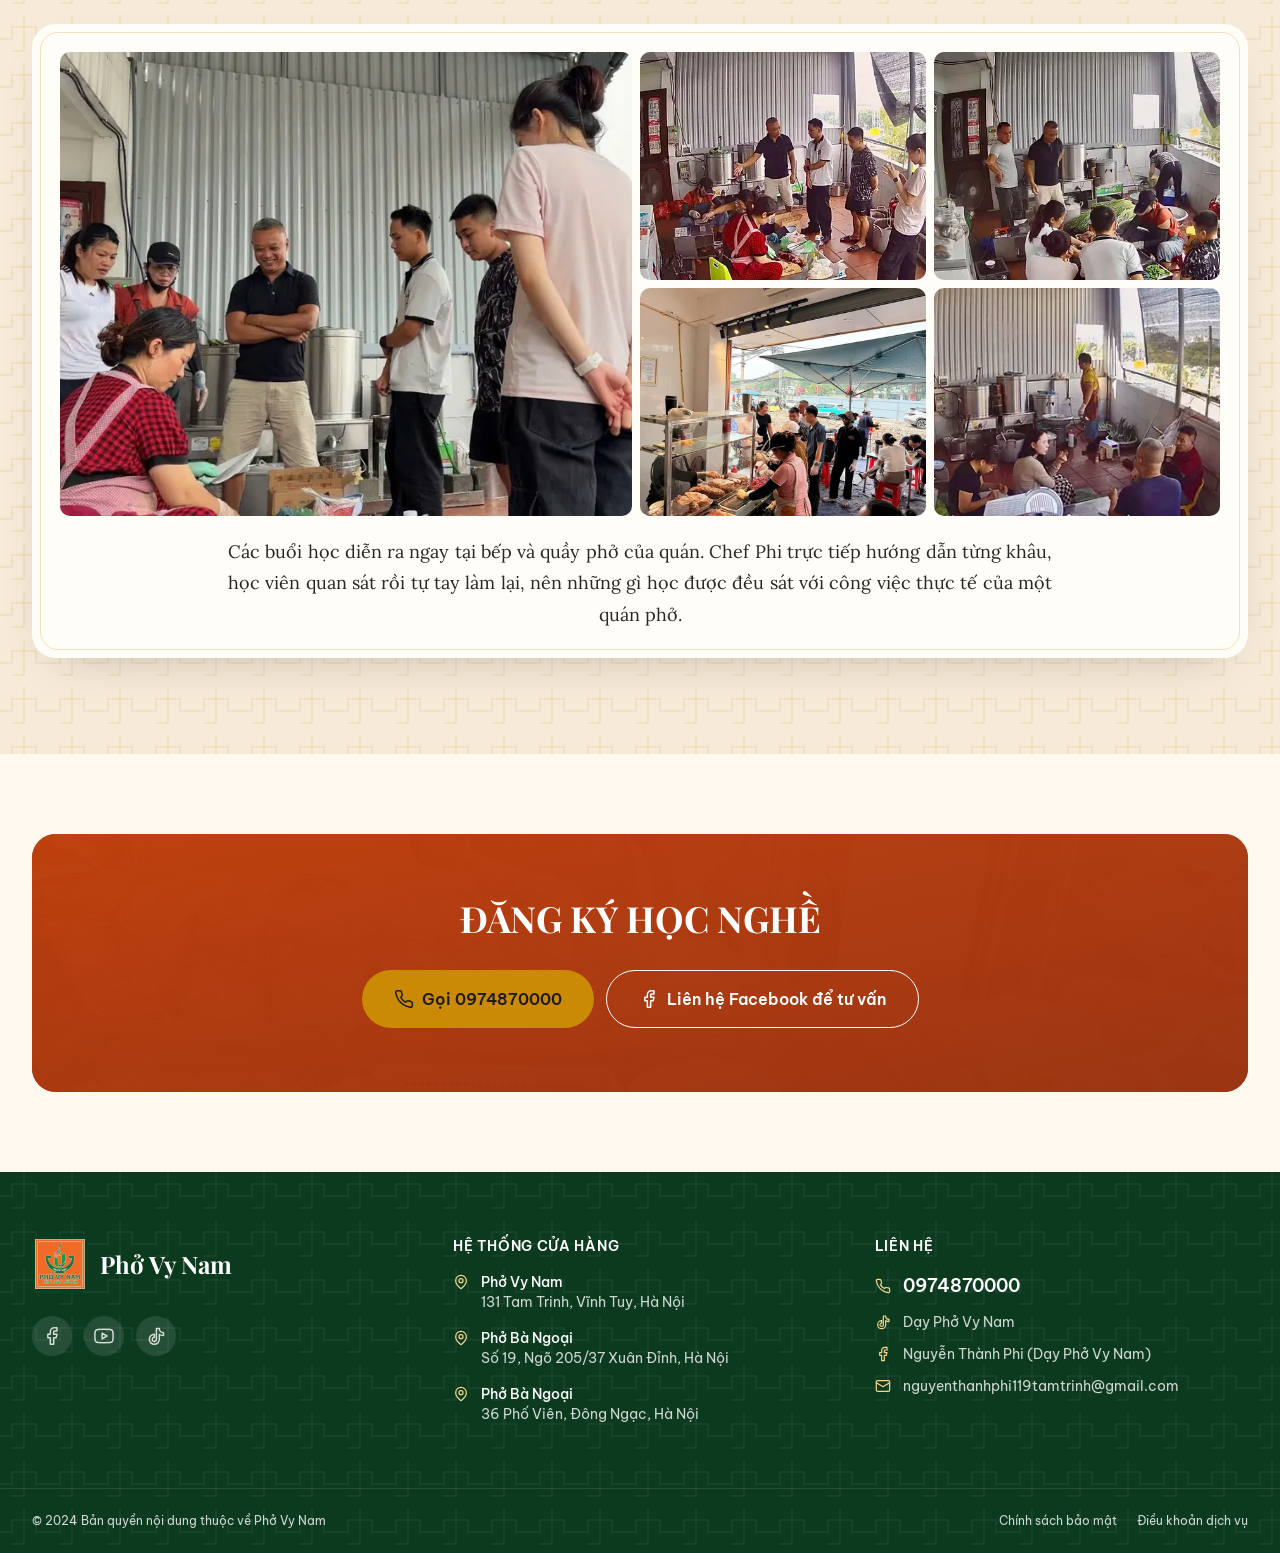
<file: khoa-hoc-day-nau-pho.html>
<!DOCTYPE html><html lang="vi"> <head><meta charset="utf-8"><meta name="viewport" content="width=device-width, initial-scale=1"><title>Khóa học | Phở Vy Nam</title><meta name="description" content="Dạy nấu phở bò Hà Nội, khóa học nấu phở kinh doanh với công thức phở bò ngon chuẩn vị do bà Vũ chủ quán và Chef Phi Top 1 trường kỹ thuật ăn uống Hà Nội dạy nghề"><meta name="robots" content="index, follow"><link rel="canonical" href="https://dayphovynam.com/khoa-hoc-day-nau-pho"><meta name="theme-color" content="#c2410c"><link rel="icon" type="image/png" href="favicon.png"><link rel="apple-touch-icon" href="apple-touch-icon.png"><link rel="sitemap" href="sitemap-index.xml"><meta property="og:type" content="website"><meta property="og:locale" content="vi_VN"><meta property="og:site_name" content="Phở Vy Nam"><meta property="og:title" content="Khóa học | Phở Vy Nam"><meta property="og:description" content="Dạy nấu phở bò Hà Nội, khóa học nấu phở kinh doanh với công thức phở bò ngon chuẩn vị do bà Vũ chủ quán và Chef Phi Top 1 trường kỹ thuật ăn uống Hà Nội dạy nghề"><meta property="og:url" content="https://dayphovynam.com/khoa-hoc-day-nau-pho"><meta property="og:image" content="https://dayphovynam.com/_astro/og-day-nghe.jpg"><meta name="twitter:card" content="summary_large_image"><link rel="preconnect" href="https://fonts.googleapis.com"><link rel="preconnect" href="https://fonts.gstatic.com" crossorigin><link rel="stylesheet" href="https://fonts.googleapis.com/css2?family=Be+Vietnam+Pro:wght@400;500;600;700&family=Playfair+Display:ital,wght@0,600;0,700;0,800;1,600&family=Lora:wght@400;500&display=swap"><script type="application/ld+json">{"@context":"https://schema.org","@type":"Organization","@id":"https://dayphovynam.com/#organization","name":"Phở Vy Nam","url":"https://dayphovynam.com","logo":"https://dayphovynam.com/apple-touch-icon.png","foundingDate":"1990","telephone":"0974870000","email":"nguyenthanhphi119tamtrinh@gmail.com","sameAs":["https://www.facebook.com/phovynam","https://www.youtube.com/@dayphovynam","https://www.tiktok.com/@dayphovynam"],"department":[{"@type":"Restaurant","name":"Phở Vy Nam – 131 Tam Trinh","servesCuisine":"Phở bò Hà Nội","telephone":"0974870000","address":{"@type":"PostalAddress","streetAddress":"131 Tam Trinh","addressLocality":"Vĩnh Tuy","addressRegion":"Hà Nội","addressCountry":"VN"}},{"@type":"Restaurant","name":"Phở Bà Ngoại – Số 19, ngõ 205/37 Xuân Đỉnh","servesCuisine":"Phở bò Hà Nội","telephone":"0974870000","address":{"@type":"PostalAddress","streetAddress":"Số 19, ngõ 205/37 Xuân Đỉnh","addressLocality":"Xuân Đỉnh","addressRegion":"Hà Nội","addressCountry":"VN"}},{"@type":"Restaurant","name":"Phở Bà Ngoại – 36 Phố Viên","servesCuisine":"Phở bò Hà Nội","telephone":"0974870000","address":{"@type":"PostalAddress","streetAddress":"36 Phố Viên","addressLocality":"Đông Ngạc","addressRegion":"Hà Nội","addressCountry":"VN"}}]}</script><script type="application/ld+json">{"@context":"https://schema.org","@type":"Course","name":"Khóa học dạy nấu phở bò kinh doanh – Phở Vy Nam","description":"Khóa học nghề phở bò kinh doanh do Chef Phi trực tiếp giảng dạy: công thức nước dùng, luộc thịt, gia vị ăn kèm, setup và vận hành quán phở. Tối đa 3 học viên mỗi khóa, thực hành tại cửa hàng.","inLanguage":"vi","provider":{"@type":"Organization","name":"Phở Vy Nam","sameAs":"https://dayphovynam.com"},"hasCourseInstance":{"@type":"CourseInstance","courseMode":"Onsite","location":{"@type":"Place","name":"Phở Vy Nam","address":"131 Tam Trinh, Vĩnh Tuy, Hà Nội"},"instructor":{"@type":"Person","name":"Chef Phi"}}}</script><script type="application/ld+json">{"@context":"https://schema.org","@type":"BreadcrumbList","itemListElement":[{"@type":"ListItem","position":1,"name":"Trang chủ","item":"https://dayphovynam.com"},{"@type":"ListItem","position":2,"name":"Khóa học dạy nấu phở","item":"https://dayphovynam.com/khoa-hoc-day-nau-pho"}]}</script><link rel="stylesheet" href="_astro/chinh-sach-bao-mat.DS66toYi.css"><link rel="stylesheet" href="_astro/dien-thoai.css"><link rel="stylesheet" href="_astro/hieu-ung.css"><link rel="stylesheet" href="_astro/chum-anh.css"><style>@media (max-width:359px){.chef-phi-title{font-size:min(1.875rem,9vw)}}.chef-nowrap{white-space:nowrap}@media (min-width:1024px){.chef-br{display:none}}.chu-deu p,.chu-deu li{text-align:justify}</style></head> <body class="flex min-h-screen flex-col"> <a href="#main" class="sr-only focus:not-sr-only focus:fixed focus:top-2 focus:left-2 focus:z-[60] focus:rounded focus:bg-white focus:px-4 focus:py-2">
Bỏ qua và tới nội dung chính
</a> <header class="sticky top-0 z-50 border-b border-line/70 bg-cream/90 backdrop-blur-md"> <!-- Thanh thông tin trên cùng --> <div class="hidden bg-forest-dark text-xs text-white/85 md:block"> <div class="container-x flex h-9 items-center justify-between"> <p class="flex items-center gap-2"> <svg class="h-3.5 w-3.5 text-gold-light" viewBox="0 0 24 24" fill="none" stroke="currentColor" stroke-width="1.8" stroke-linecap="round" stroke-linejoin="round" aria-hidden="true"><path d="M20 10c0 6-8 12-8 12s-8-6-8-12a8 8 0 0 1 16 0z"/><circle cx="12" cy="10" r="3"/></svg>
131 Tam Trinh, Vĩnh Tuy, Hà Nội
</p> <div class="flex items-center gap-4"> <a href="https://www.facebook.com/phovynam" target="_blank" rel="noopener" aria-label="Facebook" class="hover:text-gold-light"><svg class="h-4 w-4" viewBox="0 0 24 24" fill="none" stroke="currentColor" stroke-width="1.8" stroke-linecap="round" stroke-linejoin="round" aria-hidden="true"><path d="M18 2h-3a5 5 0 0 0-5 5v3H7v4h3v8h4v-8h3l1-4h-4V7a1 1 0 0 1 1-1h3z"/></svg></a> <a href="https://www.youtube.com/@dayphovynam" target="_blank" rel="noopener" aria-label="YouTube" class="hover:text-gold-light"><svg class="h-4 w-4" viewBox="0 0 24 24" fill="none" stroke="currentColor" stroke-width="1.8" stroke-linecap="round" stroke-linejoin="round" aria-hidden="true"><path d="M22.5 6.4a2.8 2.8 0 0 0-2-2C18.9 4 12 4 12 4s-6.9 0-8.5.4a2.8 2.8 0 0 0-2 2A29 29 0 0 0 1 12a29 29 0 0 0 .5 5.6 2.8 2.8 0 0 0 2 2C5.1 20 12 20 12 20s6.9 0 8.5-.4a2.8 2.8 0 0 0 2-2A29 29 0 0 0 23 12a29 29 0 0 0-.5-5.6z"/><path d="m9.8 15.5 5.7-3.5-5.7-3.5z"/></svg></a> <a href="https://www.tiktok.com/@dayphovynam" target="_blank" rel="noopener" aria-label="TikTok" class="hover:text-gold-light"><svg class="h-4 w-4" viewBox="0 0 24 24" fill="none" stroke="currentColor" stroke-width="1.8" stroke-linecap="round" stroke-linejoin="round" aria-hidden="true"><path d="M16 3a5 5 0 0 0 5 5v3.5a8.5 8.5 0 0 1-5-1.6V16a6 6 0 1 1-6-6v3.6a2.5 2.5 0 1 0 2.5 2.4V3z"/></svg></a> </div> </div> </div> <div class="container-x flex h-16 items-center justify-between gap-4 lg:h-20"> <a href="./" class="flex items-center gap-3" aria-label="Phở Vy Nam – Trang chủ"> <img src="_astro/logo-goc-192.webp" alt loading="eager" decoding="async" fetchpriority="auto" width="192" height="192" class="h-11 w-11 rounded-lg shadow-sm lg:h-12 lg:w-12"> <span class="leading-tight"> <span class="block font-display text-xl font-bold text-brand lg:text-2xl">Phở Vy Nam</span> <span class="block text-[11px] font-medium tracking-wider text-forest uppercase">Đặc sản phở bò</span> </span> </a> <nav class="hidden items-center gap-1 lg:flex" aria-label="Menu chính"> <a href="./" class="rounded-full px-4 py-2 text-[15px] font-medium transition-colors text-ink/80 hover:text-brand"> Trang chủ </a><a href="khoa-hoc-day-nau-pho" class="rounded-full px-4 py-2 text-[15px] font-medium transition-colors bg-brand-light text-brand" aria-current="page"> Khóa học </a><a href="ve-chung-toi" class="rounded-full px-4 py-2 text-[15px] font-medium transition-colors text-ink/80 hover:text-brand"> Về chúng tôi </a><a href="he-thong-cua-hang" class="rounded-full px-4 py-2 text-[15px] font-medium transition-colors text-ink/80 hover:text-brand"> Cửa hàng </a><a href="lien-he" class="rounded-full px-4 py-2 text-[15px] font-medium transition-colors text-ink/80 hover:text-brand"> Liên hệ </a> </nav> <div class="flex items-center gap-2"> <a href="tel:0974870000" class="btn btn-primary hidden !px-5 !py-2.5 sm:inline-flex"> <svg class="h-4 w-4" viewBox="0 0 24 24" fill="none" stroke="currentColor" stroke-width="1.8" stroke-linecap="round" stroke-linejoin="round" aria-hidden="true"><path d="M22 16.9v3a2 2 0 0 1-2.2 2 19.8 19.8 0 0 1-8.6-3.1 19.5 19.5 0 0 1-6-6A19.8 19.8 0 0 1 2.1 4.2 2 2 0 0 1 4.1 2h3a2 2 0 0 1 2 1.7c.1 1 .4 1.9.7 2.8a2 2 0 0 1-.5 2.1L8 9.9a16 16 0 0 0 6 6l1.3-1.3a2 2 0 0 1 2.1-.4c.9.3 1.8.6 2.8.7a2 2 0 0 1 1.7 2z"/></svg> 0974870000 </a> <!-- Menu mobile dùng <details>, không cần JavaScript --> <details class="group relative lg:hidden"> <summary class="flex h-11 w-11 cursor-pointer list-none items-center justify-center rounded-full border border-line bg-white [&::-webkit-details-marker]:hidden" aria-label="Mở menu"> <svg class="h-5 w-5 group-open:hidden" viewBox="0 0 24 24" fill="none" stroke="currentColor" stroke-width="1.8" stroke-linecap="round" stroke-linejoin="round" aria-hidden="true"><path d="M4 6h16M4 12h16M4 18h16"/></svg> <svg class="hidden h-5 w-5 group-open:block" viewBox="0 0 24 24" fill="none" stroke="currentColor" stroke-width="1.8" stroke-linecap="round" stroke-linejoin="round" aria-hidden="true"><path d="M18 6 6 18M6 6l12 12"/></svg> </summary> <div class="fixed inset-x-0 top-16 border-b border-line bg-cream px-4 pt-2 pb-6 shadow-xl"> <nav class="flex flex-col" aria-label="Menu mobile"> <a href="./" class="border-b border-line/60 py-3.5 text-lg font-medium text-ink"> Trang chủ </a><a href="khoa-hoc-day-nau-pho" class="border-b border-line/60 py-3.5 text-lg font-medium text-brand"> Khóa học </a><a href="ve-chung-toi" class="border-b border-line/60 py-3.5 text-lg font-medium text-ink"> Về chúng tôi </a><a href="he-thong-cua-hang" class="border-b border-line/60 py-3.5 text-lg font-medium text-ink"> Cửa hàng </a><a href="lien-he" class="border-b border-line/60 py-3.5 text-lg font-medium text-ink"> Liên hệ </a> </nav> <div class="mt-5 grid grid-cols-2 gap-3"> <a href="tel:0974870000" class="btn btn-primary"><svg class="h-4 w-4" viewBox="0 0 24 24" fill="none" stroke="currentColor" stroke-width="1.8" stroke-linecap="round" stroke-linejoin="round" aria-hidden="true"><path d="M22 16.9v3a2 2 0 0 1-2.2 2 19.8 19.8 0 0 1-8.6-3.1 19.5 19.5 0 0 1-6-6A19.8 19.8 0 0 1 2.1 4.2 2 2 0 0 1 4.1 2h3a2 2 0 0 1 2 1.7c.1 1 .4 1.9.7 2.8a2 2 0 0 1-.5 2.1L8 9.9a16 16 0 0 0 6 6l1.3-1.3a2 2 0 0 1 2.1-.4c.9.3 1.8.6 2.8.7a2 2 0 0 1 1.7 2z"/></svg>Gọi ngay</a> <a href="https://www.facebook.com/nguyen.thanh.phi.833578" target="_blank" rel="noopener" class="btn btn-ghost-dark"><svg class="h-4 w-4" viewBox="0 0 24 24" fill="none" stroke="currentColor" stroke-width="1.8" stroke-linecap="round" stroke-linejoin="round" aria-hidden="true"><path d="M18 2h-3a5 5 0 0 0-5 5v3H7v4h3v8h4v-8h3l1-4h-4V7a1 1 0 0 1 1-1h3z"/></svg>Facebook</a> </div> </div> </details> </div> </div> </header> <main id="main" class="flex-1">  <section class="section bg-pattern-light bg-forest text-white"> <div class="container-x"> <div class="max-w-3xl mx-auto text-center the-dich-2"> <h1 class="mt-3 text-3xl font-bold sm:text-4xl lg:text-[2.75rem] text-white" style="font-variant-numeric:lining-nums">KHÓA HỌC NẤU PHỞ BÒ KINH DOANH VY NAM<br>TẠI 131 TAM TRINH</h1> <p class="mt-5 text-lg font-semibold tracking-[0.16em] text-gold-light uppercase">HỌC VIÊN SẼ ĐƯỢC:</p> </div> <ol class="chu-deu mt-12 grid gap-4 md:grid-cols-2"><li class="flex gap-4 rounded-2xl bg-white p-6 shadow-lg"> <span class="flex h-10 w-10 shrink-0 items-center justify-center rounded-full bg-gold font-display text-lg font-bold text-ink">01</span> <span class="mt-1 text-base leading-relaxed text-ink">Truyền công thức Phở Vy Nam ngon đặc biệt. Công thức phở ngon là yếu tố rất quan trọng giúp kinh doanh đông khách.</span> </li><li class="flex gap-4 rounded-2xl bg-white p-6 shadow-lg"> <span class="flex h-10 w-10 shrink-0 items-center justify-center rounded-full bg-gold font-display text-lg font-bold text-ink">02</span> <span class="mt-1 text-base leading-relaxed text-ink">Tự tay làm các khâu và thực hành tại cửa hàng.</span> </li><li class="flex gap-4 rounded-2xl bg-white p-6 shadow-lg"> <span class="flex h-10 w-10 shrink-0 items-center justify-center rounded-full bg-gold font-display text-lg font-bold text-ink">03</span> <span class="mt-1 text-base leading-relaxed text-ink">Học bí quyết luộc thịt mềm, thơm ngon, béo ngậy, không bị khô. Định hình vân thịt đẹp bắt mắt, hấp dẫn thực khách, hạn chế được thịt vụn, chỉ có tại Phở Vy Nam.</span> </li><li class="flex gap-4 rounded-2xl bg-white p-6 shadow-lg"> <span class="flex h-10 w-10 shrink-0 items-center justify-center rounded-full bg-gold font-display text-lg font-bold text-ink">04</span> <span class="mt-1 text-base leading-relaxed text-ink">Cách ninh xương, pha nước dùng ngon chuẩn vị, không quá cầu kỳ, rút ngắn được nhiều công đoạn, tiết kiệm tối đa thời gian và chi phí.</span> </li><li class="flex gap-4 rounded-2xl bg-white p-6 shadow-lg"> <span class="flex h-10 w-10 shrink-0 items-center justify-center rounded-full bg-gold font-display text-lg font-bold text-ink">05</span> <span class="mt-1 text-base leading-relaxed text-ink">Hướng dẫn chọn nguyên liệu ngon, các gia vị ăn kèm như tương ớt hợp vị phở, cách làm dấm tỏi siêu ngon...</span> </li><li class="flex gap-4 rounded-2xl bg-white p-6 shadow-lg"> <span class="flex h-10 w-10 shrink-0 items-center justify-center rounded-full bg-gold font-display text-lg font-bold text-ink">06</span> <span class="mt-1 text-base leading-relaxed text-ink">Biết cách cân đối nhập nguyên liệu hàng ngày.</span> </li><li class="flex gap-4 rounded-2xl bg-white p-6 shadow-lg"> <span class="flex h-10 w-10 shrink-0 items-center justify-center rounded-full bg-gold font-display text-lg font-bold text-ink">07</span> <span class="mt-1 text-base leading-relaxed text-ink">Định hướng kinh doanh vận hành quán phở, giúp các học viên tự tin và thành công.</span> </li><li class="flex gap-4 rounded-2xl bg-white p-6 shadow-lg"> <span class="flex h-10 w-10 shrink-0 items-center justify-center rounded-full bg-gold font-display text-lg font-bold text-ink">08</span> <span class="mt-1 text-base leading-relaxed text-ink">Hướng dẫn setup quán phở.</span> </li><li class="flex gap-4 rounded-2xl bg-white p-6 shadow-lg"> <span class="flex h-10 w-10 shrink-0 items-center justify-center rounded-full bg-gold font-display text-lg font-bold text-ink">09</span> <span class="mt-1 text-base leading-relaxed text-ink">Hỗ trợ lâu dài sau khi mở quán phở...</span> </li><li class="flex gap-4 rounded-2xl bg-white p-6 shadow-lg"> <span class="flex h-10 w-10 shrink-0 items-center justify-center rounded-full bg-gold font-display text-lg font-bold text-ink">10</span> <span class="mt-1 text-base leading-relaxed text-ink">Học từ 2 đến 3 ngày hoặc từ 1 đến 2 tuần tuỳ từng người.</span> </li><li class="flex gap-4 rounded-2xl bg-white p-6 shadow-lg"> <span class="flex h-10 w-10 shrink-0 items-center justify-center rounded-full bg-gold font-display text-lg font-bold text-ink">11</span> <span class="mt-1 text-base leading-relaxed text-ink">Linh động lịch học, được luyện thành thạo tay nghề, ôn lại tay nghề.</span> </li><li class="flex gap-4 rounded-2xl bg-white p-6 shadow-lg"> <span class="flex h-10 w-10 shrink-0 items-center justify-center rounded-full bg-gold font-display text-lg font-bold text-ink">12</span> <span class="mt-1 text-base leading-relaxed text-ink">Hỗ trợ dạy và ôn lại qua Zalo, Facebook.</span> </li><li class="flex gap-4 rounded-2xl bg-white p-6 shadow-lg"> <span class="flex h-10 w-10 shrink-0 items-center justify-center rounded-full bg-gold font-display text-lg font-bold text-ink">13</span> <span class="mt-1 text-base leading-relaxed text-ink">Để đảm bảo chất lượng học, chúng tôi nhận dạy tối đa 3 bạn mỗi khoá giúp học viên vừa học vừa thực hành tối đa, không lãng phí thời gian.</span> </li></ol> </div> </section>      <section class="section bg-pattern bg-cream-2"> <div class="container-x" data-chum><h2 class="khoi-tieu text-3xl sm:text-4xl">HỌC VIÊN THỰC HÀNH TẠI PHỞ VY NAM</h2><div class="khung khung-rong"><div class="ghep-anh ghep-5"><a class="xem-anh" href="_astro/day-nghe-chef-phi-1085.webp" aria-label="Xem ảnh lớn"><img src="_astro/day-nghe-chef-phi-800.webp" srcset="_astro/day-nghe-chef-phi-480.webp 480w, _astro/day-nghe-chef-phi-800.webp 800w, _astro/day-nghe-chef-phi-1085.webp 1085w" alt="Phở Vy Nam" sizes="(min-width:1024px) 46vw, 100vw" loading="lazy" decoding="async" width="1085" height="742"></a><a class="xem-anh" href="_astro/day-nghe-thuc-hanh-993.webp" aria-label="Xem ảnh lớn"><img src="_astro/day-nghe-thuc-hanh-800.webp" srcset="_astro/day-nghe-thuc-hanh-480.webp 480w, _astro/day-nghe-thuc-hanh-800.webp 800w, _astro/day-nghe-thuc-hanh-993.webp 993w" alt="Phở Vy Nam" sizes="(min-width:1024px) 23vw, 50vw" loading="lazy" decoding="async" width="993" height="745"></a><a class="xem-anh" href="_astro/day-nghe-so-che-985.webp" aria-label="Xem ảnh lớn"><img src="_astro/day-nghe-so-che-800.webp" srcset="_astro/day-nghe-so-che-480.webp 480w, _astro/day-nghe-so-che-800.webp 800w, _astro/day-nghe-so-che-985.webp 985w" alt="Phở Vy Nam" sizes="(min-width:1024px) 23vw, 50vw" loading="lazy" decoding="async" width="985" height="739"></a><a class="xem-anh" href="_astro/quay-ban-pho-1600.webp" aria-label="Xem ảnh lớn"><img src="_astro/quay-ban-pho-800.webp" srcset="_astro/quay-ban-pho-480.webp 480w, _astro/quay-ban-pho-800.webp 800w, _astro/quay-ban-pho-1200.webp 1200w, _astro/quay-ban-pho-1600.webp 1600w" alt="Phở Vy Nam" sizes="(min-width:1024px) 23vw, 50vw" loading="lazy" decoding="async" width="1600" height="1195"></a><a class="xem-anh" href="_astro/hoc-vien-ghi-chep-1320.webp" aria-label="Xem ảnh lớn"><img src="_astro/hoc-vien-ghi-chep-800.webp" srcset="_astro/hoc-vien-ghi-chep-480.webp 480w, _astro/hoc-vien-ghi-chep-800.webp 800w, _astro/hoc-vien-ghi-chep-1200.webp 1200w, _astro/hoc-vien-ghi-chep-1320.webp 1320w" alt="Phở Vy Nam" sizes="(min-width:1024px) 23vw, 50vw" loading="lazy" decoding="async" width="1320" height="706" style="object-position:62% 80%"></a></div><div class="chu-deu khung-chu"><p>Các buổi học diễn ra ngay tại bếp và quầy phở của quán. Chef Phi trực tiếp hướng dẫn từng khâu, học viên quan sát rồi tự tay làm lại, nên những gì học được đều sát với công việc thực tế của một quán phở.</p></div></div></div> </section>  <section class="container-x py-16 sm:py-20"> <div class="relative isolate overflow-hidden rounded-3xl bg-brand-dark px-6 py-14 text-center sm:px-12 sm:py-16"> <img src="_astro/quay-thit-bo-800.webp" srcset="_astro/quay-thit-bo-480.webp 480w, _astro/quay-thit-bo-800.webp 800w, _astro/quay-thit-bo-1200.webp 1200w, _astro/quay-thit-bo-1600.webp 1600w" alt sizes="(min-width: 1280px) 1216px, 100vw" loading="lazy" decoding="async" fetchpriority="auto" width="1600" height="1050" class="absolute inset-0 -z-10 h-full w-full object-cover opacity-20 mix-blend-luminosity"> <div class="absolute inset-0 -z-10 bg-gradient-to-br from-brand/90 to-brand-dark/95"></div> <h2 class="mx-auto max-w-2xl text-3xl font-bold text-white sm:text-4xl">ĐĂNG KÝ HỌC NGHỀ</h2> <div class="mt-8 flex flex-col justify-center gap-3 sm:flex-row"> <a href="tel:0974870000" class="btn btn-gold !px-8 !py-4"> <svg class="h-5 w-5" viewBox="0 0 24 24" fill="none" stroke="currentColor" stroke-width="1.8" stroke-linecap="round" stroke-linejoin="round" aria-hidden="true"><path d="M22 16.9v3a2 2 0 0 1-2.2 2 19.8 19.8 0 0 1-8.6-3.1 19.5 19.5 0 0 1-6-6A19.8 19.8 0 0 1 2.1 4.2 2 2 0 0 1 4.1 2h3a2 2 0 0 1 2 1.7c.1 1 .4 1.9.7 2.8a2 2 0 0 1-.5 2.1L8 9.9a16 16 0 0 0 6 6l1.3-1.3a2 2 0 0 1 2.1-.4c.9.3 1.8.6 2.8.7a2 2 0 0 1 1.7 2z"/></svg> Gọi 0974870000 </a> <a href="https://www.facebook.com/nguyen.thanh.phi.833578" target="_blank" rel="noopener" class="btn btn-outline !px-8 !py-4 text-white"> <svg class="h-5 w-5" viewBox="0 0 24 24" fill="none" stroke="currentColor" stroke-width="1.8" stroke-linecap="round" stroke-linejoin="round" aria-hidden="true"><path d="M18 2h-3a5 5 0 0 0-5 5v3H7v4h3v8h4v-8h3l1-4h-4V7a1 1 0 0 1 1-1h3z"/></svg> Liên hệ Facebook để tư vấn
</a> </div> </div> </section>  </main> <footer class="bg-pattern-light bg-forest-dark text-white/80"> <div class="container-x grid gap-12 py-16 md:grid-cols-2 lg:grid-cols-12"> <div class="lg:col-span-4"> <a href="./" class="flex items-center gap-3"> <img src="_astro/logo-goc-224.webp" alt loading="lazy" decoding="async" fetchpriority="auto" width="224" height="224" class="h-14 w-14 rounded-lg"> <span> <span class="block font-display text-2xl font-bold text-white">Phở Vy Nam</span> </span> </a> <div class="mt-6 flex gap-3"> <a href="https://www.facebook.com/phovynam" target="_blank" rel="noopener" aria-label="Facebook" class="flex h-10 w-10 items-center justify-center rounded-full bg-white/10 hover:bg-brand"><svg class="h-5 w-5" viewBox="0 0 24 24" fill="none" stroke="currentColor" stroke-width="1.8" stroke-linecap="round" stroke-linejoin="round" aria-hidden="true"><path d="M18 2h-3a5 5 0 0 0-5 5v3H7v4h3v8h4v-8h3l1-4h-4V7a1 1 0 0 1 1-1h3z"/></svg></a> <a href="https://www.youtube.com/@dayphovynam" target="_blank" rel="noopener" aria-label="YouTube" class="flex h-10 w-10 items-center justify-center rounded-full bg-white/10 hover:bg-brand"><svg class="h-5 w-5" viewBox="0 0 24 24" fill="none" stroke="currentColor" stroke-width="1.8" stroke-linecap="round" stroke-linejoin="round" aria-hidden="true"><path d="M22.5 6.4a2.8 2.8 0 0 0-2-2C18.9 4 12 4 12 4s-6.9 0-8.5.4a2.8 2.8 0 0 0-2 2A29 29 0 0 0 1 12a29 29 0 0 0 .5 5.6 2.8 2.8 0 0 0 2 2C5.1 20 12 20 12 20s6.9 0 8.5-.4a2.8 2.8 0 0 0 2-2A29 29 0 0 0 23 12a29 29 0 0 0-.5-5.6z"/><path d="m9.8 15.5 5.7-3.5-5.7-3.5z"/></svg></a> <a href="https://www.tiktok.com/@dayphovynam" target="_blank" rel="noopener" aria-label="TikTok" class="flex h-10 w-10 items-center justify-center rounded-full bg-white/10 hover:bg-brand"><svg class="h-5 w-5" viewBox="0 0 24 24" fill="none" stroke="currentColor" stroke-width="1.8" stroke-linecap="round" stroke-linejoin="round" aria-hidden="true"><path d="M16 3a5 5 0 0 0 5 5v3.5a8.5 8.5 0 0 1-5-1.6V16a6 6 0 1 1-6-6v3.6a2.5 2.5 0 1 0 2.5 2.4V3z"/></svg></a> </div> </div> <div class="lg:col-span-4"> <h2 class="font-sans text-sm font-semibold tracking-wider text-white uppercase">Hệ thống cửa hàng</h2> <ul class="mt-4 space-y-4 text-sm"> <li class="flex gap-3"> <svg class="mt-0.5 h-4 w-4 shrink-0 text-gold-light" viewBox="0 0 24 24" fill="none" stroke="currentColor" stroke-width="1.8" stroke-linecap="round" stroke-linejoin="round" aria-hidden="true"><path d="M20 10c0 6-8 12-8 12s-8-6-8-12a8 8 0 0 1 16 0z"/><circle cx="12" cy="10" r="3"/></svg> <span> <span class="block font-medium text-white">Phở Vy Nam</span> 131 Tam Trinh, Vĩnh Tuy, Hà Nội </span> </li><li class="flex gap-3"> <svg class="mt-0.5 h-4 w-4 shrink-0 text-gold-light" viewBox="0 0 24 24" fill="none" stroke="currentColor" stroke-width="1.8" stroke-linecap="round" stroke-linejoin="round" aria-hidden="true"><path d="M20 10c0 6-8 12-8 12s-8-6-8-12a8 8 0 0 1 16 0z"/><circle cx="12" cy="10" r="3"/></svg> <span> <span class="block font-medium text-white">Phở Bà Ngoại</span> Số 19, Ngõ 205/37 Xuân Đỉnh, Hà Nội </span> </li><li class="flex gap-3"> <svg class="mt-0.5 h-4 w-4 shrink-0 text-gold-light" viewBox="0 0 24 24" fill="none" stroke="currentColor" stroke-width="1.8" stroke-linecap="round" stroke-linejoin="round" aria-hidden="true"><path d="M20 10c0 6-8 12-8 12s-8-6-8-12a8 8 0 0 1 16 0z"/><circle cx="12" cy="10" r="3"/></svg> <span> <span class="block font-medium text-white">Phở Bà Ngoại</span> 36 Phố Viên, Đông Ngạc, Hà Nội </span> </li> </ul> </div> <div class="lg:col-span-4"> <h2 class="font-sans text-sm font-semibold tracking-wider text-white uppercase">Liên hệ</h2> <ul class="mt-4 space-y-3 text-sm"> <li> <a href="tel:0974870000" class="flex items-center gap-3 hover:text-gold-light"> <svg class="h-4 w-4 text-gold-light" viewBox="0 0 24 24" fill="none" stroke="currentColor" stroke-width="1.8" stroke-linecap="round" stroke-linejoin="round" aria-hidden="true"><path d="M22 16.9v3a2 2 0 0 1-2.2 2 19.8 19.8 0 0 1-8.6-3.1 19.5 19.5 0 0 1-6-6A19.8 19.8 0 0 1 2.1 4.2 2 2 0 0 1 4.1 2h3a2 2 0 0 1 2 1.7c.1 1 .4 1.9.7 2.8a2 2 0 0 1-.5 2.1L8 9.9a16 16 0 0 0 6 6l1.3-1.3a2 2 0 0 1 2.1-.4c.9.3 1.8.6 2.8.7a2 2 0 0 1 1.7 2z"/></svg> <span class="text-lg font-semibold text-white">0974870000</span> </a> </li> <li> <a href="https://www.tiktok.com/@dayphovynam" target="_blank" rel="noopener" class="flex items-center gap-3 hover:text-gold-light"> <svg class="h-4 w-4 text-gold-light" viewBox="0 0 24 24" fill="none" stroke="currentColor" stroke-width="1.8" stroke-linecap="round" stroke-linejoin="round" aria-hidden="true"><path d="M16 3a5 5 0 0 0 5 5v3.5a8.5 8.5 0 0 1-5-1.6V16a6 6 0 1 1-6-6v3.6a2.5 2.5 0 1 0 2.5 2.4V3z"/></svg> Dạy Phở Vy Nam </a> </li> <li> <a href="https://www.facebook.com/nguyen.thanh.phi.833578" target="_blank" rel="noopener" class="flex items-center gap-3 hover:text-gold-light"> <svg class="h-4 w-4 text-gold-light" viewBox="0 0 24 24" fill="none" stroke="currentColor" stroke-width="1.8" stroke-linecap="round" stroke-linejoin="round" aria-hidden="true"><path d="M18 2h-3a5 5 0 0 0-5 5v3H7v4h3v8h4v-8h3l1-4h-4V7a1 1 0 0 1 1-1h3z"/></svg> Nguyễn Thành Phi (Dạy Phở Vy Nam) </a> </li> <li> <a href="mailto:nguyenthanhphi119tamtrinh@gmail.com" class="flex items-center gap-3 break-all hover:text-gold-light"> <svg class="h-4 w-4 shrink-0 text-gold-light" viewBox="0 0 24 24" fill="none" stroke="currentColor" stroke-width="1.8" stroke-linecap="round" stroke-linejoin="round" aria-hidden="true"><rect x="2" y="4" width="20" height="16" rx="2"/><path d="m22 7-10 6L2 7"/></svg>nguyenthanhphi119tamtrinh@gmail.com </a> </li> </ul> </div> </div> <div class="border-t border-white/10"> <div class="container-x flex flex-col items-center justify-between gap-3 py-6 text-xs sm:flex-row"> <p>© 2024 Bản quyền nội dung thuộc về Phở Vy Nam</p> <div class="flex gap-5"> <a href="chinh-sach-bao-mat" class="hover:text-gold-light">Chính sách bảo mật</a> <a href="dieu-khoan-dich-vu" class="hover:text-gold-light">Điều khoản dịch vụ</a> </div> </div> </div> </footer> <div class="fixed right-4 bottom-4 z-40 flex flex-col gap-3 sm:right-6 sm:bottom-6"> <a href="https://www.facebook.com/nguyen.thanh.phi.833578" target="_blank" rel="noopener" aria-label="Facebook Nguyễn Thành Phi (Dạy Phở Vy Nam)" class="flex h-14 w-14 items-center justify-center rounded-full text-white shadow-lg transition-transform hover:scale-110" style="background:#0866ff"> <svg class="h-6 w-6" viewBox="0 0 24 24" fill="none" stroke="currentColor" stroke-width="1.8" stroke-linecap="round" stroke-linejoin="round" aria-hidden="true"><path d="M18 2h-3a5 5 0 0 0-5 5v3H7v4h3v8h4v-8h3l1-4h-4V7a1 1 0 0 1 1-1h3z"/></svg> </a> <a href="tel:0974870000" aria-label="Gọi 0974870000" class="relative flex h-14 w-14 items-center justify-center rounded-full bg-brand text-white shadow-lg shadow-brand/40 transition-transform hover:scale-110"> <span class="absolute inset-0 animate-ping rounded-full bg-brand/40 motion-reduce:hidden"></span> <svg class="relative h-6 w-6" viewBox="0 0 24 24" fill="none" stroke="currentColor" stroke-width="1.8" stroke-linecap="round" stroke-linejoin="round" aria-hidden="true"><path d="M22 16.9v3a2 2 0 0 1-2.2 2 19.8 19.8 0 0 1-8.6-3.1 19.5 19.5 0 0 1-6-6A19.8 19.8 0 0 1 2.1 4.2 2 2 0 0 1 4.1 2h3a2 2 0 0 1 2 1.7c.1 1 .4 1.9.7 2.8a2 2 0 0 1-.5 2.1L8 9.9a16 16 0 0 0 6 6l1.3-1.3a2 2 0 0 1 2.1-.4c.9.3 1.8.6 2.8.7a2 2 0 0 1 1.7 2z"/></svg> </a> </div> <script src="_astro/chum-anh.js" defer></script><script src="_astro/hieu-ung.js" defer></script></body></html>
</file>
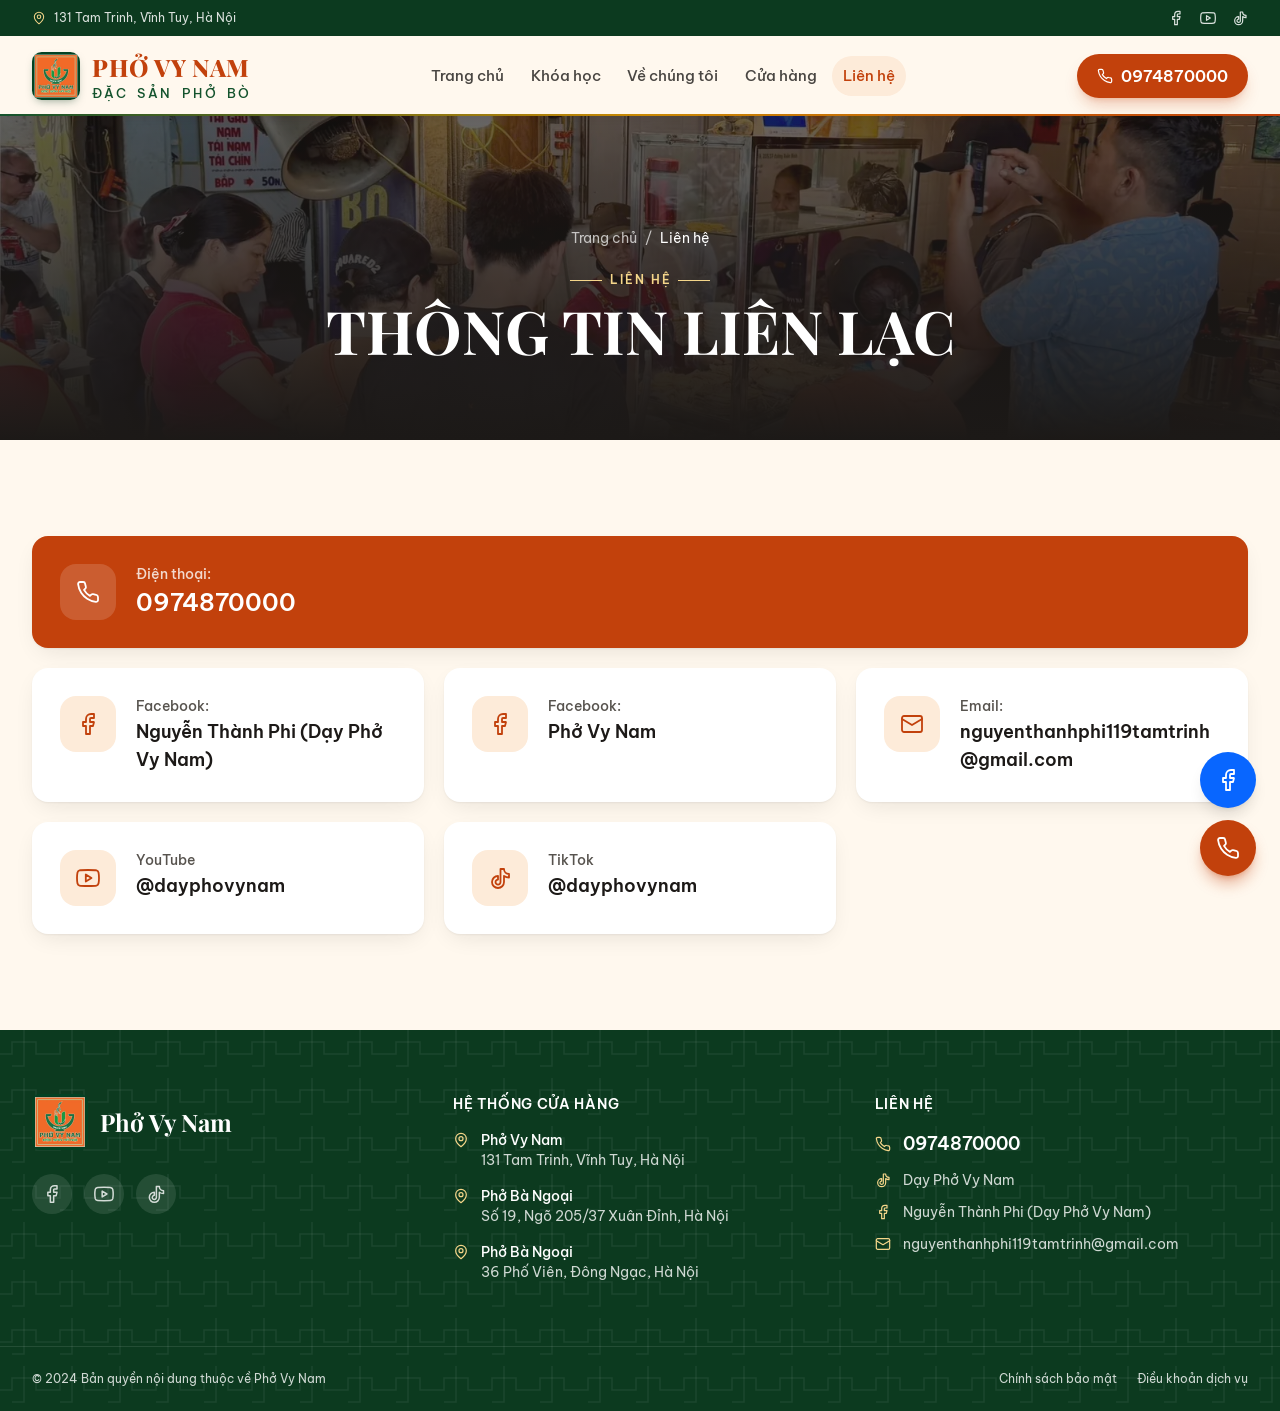
<file: lien-he.html>
<!DOCTYPE html><html lang="vi"> <head><meta charset="utf-8"><meta name="viewport" content="width=device-width, initial-scale=1"><title>Liên hệ | Phở Vy Nam</title><meta name="description" content="Dạy nấu phở bò Hà Nội, khóa học nấu phở kinh doanh với công thức phở bò ngon chuẩn vị do bà Vũ chủ quán và Chef Phi Top 1 trường kỹ thuật ăn uống Hà Nội dạy nghề"><meta name="robots" content="index, follow"><link rel="canonical" href="https://dayphovynam.com/lien-he"><meta name="theme-color" content="#c2410c"><link rel="icon" type="image/png" href="favicon.png"><link rel="apple-touch-icon" href="apple-touch-icon.png"><link rel="sitemap" href="sitemap-index.xml"><meta property="og:type" content="website"><meta property="og:locale" content="vi_VN"><meta property="og:site_name" content="Phở Vy Nam"><meta property="og:title" content="Liên hệ | Phở Vy Nam"><meta property="og:description" content="Dạy nấu phở bò Hà Nội, khóa học nấu phở kinh doanh với công thức phở bò ngon chuẩn vị do bà Vũ chủ quán và Chef Phi Top 1 trường kỹ thuật ăn uống Hà Nội dạy nghề"><meta property="og:url" content="https://dayphovynam.com/lien-he"><meta property="og:image" content="https://dayphovynam.com/_astro/og-quay-pho.jpg"><meta name="twitter:card" content="summary_large_image"><link rel="preconnect" href="https://fonts.googleapis.com"><link rel="preconnect" href="https://fonts.gstatic.com" crossorigin><link rel="stylesheet" href="https://fonts.googleapis.com/css2?family=Be+Vietnam+Pro:wght@400;500;600;700&family=Playfair+Display:ital,wght@0,600;0,700;0,800;1,600&display=swap"><script type="application/ld+json">{"@context":"https://schema.org","@type":"Organization","@id":"https://dayphovynam.com/#organization","name":"Phở Vy Nam","url":"https://dayphovynam.com","logo":"https://dayphovynam.com/apple-touch-icon.png","foundingDate":"1990","telephone":"0974870000","email":"nguyenthanhphi119tamtrinh@gmail.com","sameAs":["https://www.facebook.com/phovynam","https://www.youtube.com/@dayphovynam","https://www.tiktok.com/@dayphovynam"],"department":[{"@type":"Restaurant","name":"Phở Vy Nam – 131 Tam Trinh","servesCuisine":"Phở bò Hà Nội","telephone":"0974870000","address":{"@type":"PostalAddress","streetAddress":"131 Tam Trinh","addressLocality":"Vĩnh Tuy","addressRegion":"Hà Nội","addressCountry":"VN"}},{"@type":"Restaurant","name":"Phở Bà Ngoại – Số 19, ngõ 205/37 Xuân Đỉnh","servesCuisine":"Phở bò Hà Nội","telephone":"0974870000","address":{"@type":"PostalAddress","streetAddress":"Số 19, ngõ 205/37 Xuân Đỉnh","addressLocality":"Xuân Đỉnh","addressRegion":"Hà Nội","addressCountry":"VN"}},{"@type":"Restaurant","name":"Phở Bà Ngoại – 36 Phố Viên","servesCuisine":"Phở bò Hà Nội","telephone":"0974870000","address":{"@type":"PostalAddress","streetAddress":"36 Phố Viên","addressLocality":"Đông Ngạc","addressRegion":"Hà Nội","addressCountry":"VN"}}]}</script><script type="application/ld+json">{"@context":"https://schema.org","@type":"BreadcrumbList","itemListElement":[{"@type":"ListItem","position":1,"name":"Trang chủ","item":"https://dayphovynam.com"},{"@type":"ListItem","position":2,"name":"Liên hệ","item":"https://dayphovynam.com/lien-he"}]}</script><link rel="stylesheet" href="_astro/chinh-sach-bao-mat.DS66toYi.css"><link rel="stylesheet" href="_astro/dien-thoai.css"><link rel="stylesheet" href="_astro/hieu-ung.css"></head> <body class="flex min-h-screen flex-col"> <a href="#main" class="sr-only focus:not-sr-only focus:fixed focus:top-2 focus:left-2 focus:z-[60] focus:rounded focus:bg-white focus:px-4 focus:py-2">
Bỏ qua và tới nội dung chính
</a> <header class="sticky top-0 z-50 border-b border-line/70 bg-cream/90 backdrop-blur-md"> <!-- Thanh thông tin trên cùng --> <div class="hidden bg-forest-dark text-xs text-white/85 md:block"> <div class="container-x flex h-9 items-center justify-between"> <p class="flex items-center gap-2"> <svg class="h-3.5 w-3.5 text-gold-light" viewBox="0 0 24 24" fill="none" stroke="currentColor" stroke-width="1.8" stroke-linecap="round" stroke-linejoin="round" aria-hidden="true"><path d="M20 10c0 6-8 12-8 12s-8-6-8-12a8 8 0 0 1 16 0z"/><circle cx="12" cy="10" r="3"/></svg>
131 Tam Trinh, Vĩnh Tuy, Hà Nội
</p> <div class="flex items-center gap-4"> <a href="https://www.facebook.com/phovynam" target="_blank" rel="noopener" aria-label="Facebook" class="hover:text-gold-light"><svg class="h-4 w-4" viewBox="0 0 24 24" fill="none" stroke="currentColor" stroke-width="1.8" stroke-linecap="round" stroke-linejoin="round" aria-hidden="true"><path d="M18 2h-3a5 5 0 0 0-5 5v3H7v4h3v8h4v-8h3l1-4h-4V7a1 1 0 0 1 1-1h3z"/></svg></a> <a href="https://www.youtube.com/@dayphovynam" target="_blank" rel="noopener" aria-label="YouTube" class="hover:text-gold-light"><svg class="h-4 w-4" viewBox="0 0 24 24" fill="none" stroke="currentColor" stroke-width="1.8" stroke-linecap="round" stroke-linejoin="round" aria-hidden="true"><path d="M22.5 6.4a2.8 2.8 0 0 0-2-2C18.9 4 12 4 12 4s-6.9 0-8.5.4a2.8 2.8 0 0 0-2 2A29 29 0 0 0 1 12a29 29 0 0 0 .5 5.6 2.8 2.8 0 0 0 2 2C5.1 20 12 20 12 20s6.9 0 8.5-.4a2.8 2.8 0 0 0 2-2A29 29 0 0 0 23 12a29 29 0 0 0-.5-5.6z"/><path d="m9.8 15.5 5.7-3.5-5.7-3.5z"/></svg></a> <a href="https://www.tiktok.com/@dayphovynam" target="_blank" rel="noopener" aria-label="TikTok" class="hover:text-gold-light"><svg class="h-4 w-4" viewBox="0 0 24 24" fill="none" stroke="currentColor" stroke-width="1.8" stroke-linecap="round" stroke-linejoin="round" aria-hidden="true"><path d="M16 3a5 5 0 0 0 5 5v3.5a8.5 8.5 0 0 1-5-1.6V16a6 6 0 1 1-6-6v3.6a2.5 2.5 0 1 0 2.5 2.4V3z"/></svg></a> </div> </div> </div> <div class="container-x flex h-16 items-center justify-between gap-4 lg:h-20"> <a href="./" class="flex items-center gap-3" aria-label="Phở Vy Nam – Trang chủ"> <img src="_astro/logo-goc-192.webp" alt loading="eager" decoding="async" fetchpriority="auto" width="192" height="192" class="h-11 w-11 rounded-lg shadow-sm lg:h-12 lg:w-12"> <span class="leading-tight"> <span class="block font-display text-xl font-bold text-brand lg:text-2xl">Phở Vy Nam</span> <span class="block text-[11px] font-medium tracking-wider text-forest uppercase">Đặc sản phở bò</span> </span> </a> <nav class="hidden items-center gap-1 lg:flex" aria-label="Menu chính"> <a href="./" class="rounded-full px-4 py-2 text-[15px] font-medium transition-colors text-ink/80 hover:text-brand"> Trang chủ </a><a href="khoa-hoc-day-nau-pho" class="rounded-full px-4 py-2 text-[15px] font-medium transition-colors text-ink/80 hover:text-brand"> Khóa học </a><a href="ve-chung-toi" class="rounded-full px-4 py-2 text-[15px] font-medium transition-colors text-ink/80 hover:text-brand"> Về chúng tôi </a><a href="he-thong-cua-hang" class="rounded-full px-4 py-2 text-[15px] font-medium transition-colors text-ink/80 hover:text-brand"> Cửa hàng </a><a href="lien-he" class="rounded-full px-4 py-2 text-[15px] font-medium transition-colors bg-brand-light text-brand" aria-current="page"> Liên hệ </a> </nav> <div class="flex items-center gap-2"> <a href="tel:0974870000" class="btn btn-primary hidden !px-5 !py-2.5 sm:inline-flex"> <svg class="h-4 w-4" viewBox="0 0 24 24" fill="none" stroke="currentColor" stroke-width="1.8" stroke-linecap="round" stroke-linejoin="round" aria-hidden="true"><path d="M22 16.9v3a2 2 0 0 1-2.2 2 19.8 19.8 0 0 1-8.6-3.1 19.5 19.5 0 0 1-6-6A19.8 19.8 0 0 1 2.1 4.2 2 2 0 0 1 4.1 2h3a2 2 0 0 1 2 1.7c.1 1 .4 1.9.7 2.8a2 2 0 0 1-.5 2.1L8 9.9a16 16 0 0 0 6 6l1.3-1.3a2 2 0 0 1 2.1-.4c.9.3 1.8.6 2.8.7a2 2 0 0 1 1.7 2z"/></svg> 0974870000 </a> <!-- Menu mobile dùng <details>, không cần JavaScript --> <details class="group relative lg:hidden"> <summary class="flex h-11 w-11 cursor-pointer list-none items-center justify-center rounded-full border border-line bg-white [&::-webkit-details-marker]:hidden" aria-label="Mở menu"> <svg class="h-5 w-5 group-open:hidden" viewBox="0 0 24 24" fill="none" stroke="currentColor" stroke-width="1.8" stroke-linecap="round" stroke-linejoin="round" aria-hidden="true"><path d="M4 6h16M4 12h16M4 18h16"/></svg> <svg class="hidden h-5 w-5 group-open:block" viewBox="0 0 24 24" fill="none" stroke="currentColor" stroke-width="1.8" stroke-linecap="round" stroke-linejoin="round" aria-hidden="true"><path d="M18 6 6 18M6 6l12 12"/></svg> </summary> <div class="fixed inset-x-0 top-16 border-b border-line bg-cream px-4 pt-2 pb-6 shadow-xl"> <nav class="flex flex-col" aria-label="Menu mobile"> <a href="./" class="border-b border-line/60 py-3.5 text-lg font-medium text-ink"> Trang chủ </a><a href="khoa-hoc-day-nau-pho" class="border-b border-line/60 py-3.5 text-lg font-medium text-ink"> Khóa học </a><a href="ve-chung-toi" class="border-b border-line/60 py-3.5 text-lg font-medium text-ink"> Về chúng tôi </a><a href="he-thong-cua-hang" class="border-b border-line/60 py-3.5 text-lg font-medium text-ink"> Cửa hàng </a><a href="lien-he" class="border-b border-line/60 py-3.5 text-lg font-medium text-brand"> Liên hệ </a> </nav> <div class="mt-5 grid grid-cols-2 gap-3"> <a href="tel:0974870000" class="btn btn-primary"><svg class="h-4 w-4" viewBox="0 0 24 24" fill="none" stroke="currentColor" stroke-width="1.8" stroke-linecap="round" stroke-linejoin="round" aria-hidden="true"><path d="M22 16.9v3a2 2 0 0 1-2.2 2 19.8 19.8 0 0 1-8.6-3.1 19.5 19.5 0 0 1-6-6A19.8 19.8 0 0 1 2.1 4.2 2 2 0 0 1 4.1 2h3a2 2 0 0 1 2 1.7c.1 1 .4 1.9.7 2.8a2 2 0 0 1-.5 2.1L8 9.9a16 16 0 0 0 6 6l1.3-1.3a2 2 0 0 1 2.1-.4c.9.3 1.8.6 2.8.7a2 2 0 0 1 1.7 2z"/></svg>Gọi ngay</a> <a href="https://www.facebook.com/nguyen.thanh.phi.833578" target="_blank" rel="noopener" class="btn btn-ghost-dark"><svg class="h-4 w-4" viewBox="0 0 24 24" fill="none" stroke="currentColor" stroke-width="1.8" stroke-linecap="round" stroke-linejoin="round" aria-hidden="true"><path d="M18 2h-3a5 5 0 0 0-5 5v3H7v4h3v8h4v-8h3l1-4h-4V7a1 1 0 0 1 1-1h3z"/></svg>Facebook</a> </div> </div> </details> </div> </div> </header> <main id="main" class="flex-1">  <section class="relative isolate overflow-hidden bg-ink"> <img src="_astro/quay-pho-119-800.webp" srcset="_astro/quay-pho-119-480.webp 480w, _astro/quay-pho-119-800.webp 800w, _astro/quay-pho-119-1200.webp 1200w, _astro/quay-pho-119-1600.webp 1600w" alt="Phở Vy Nam" sizes="100vw" loading="eager" fetchpriority="high" decoding="async" width="1600" height="913" class="absolute inset-0 -z-10 h-full w-full object-cover opacity-45"> <div class="absolute inset-0 -z-10 bg-gradient-to-t from-ink via-ink/60 to-ink/20"></div> <div class="container-x pt-20 pb-14 text-center sm:pt-28 sm:pb-20"> <nav aria-label="Breadcrumb" class="text-sm text-white/70"> <ol class="flex flex-wrap items-center justify-center gap-2"> <li class="flex items-center gap-2">  <a href="./" class="hover:text-gold-light">Trang chủ</a> </li><li class="flex items-center gap-2"> <span aria-hidden="true">/</span> <span class="text-white" aria-current="page">Liên hệ</span> </li> </ol> </nav> <p class="eyebrow mt-6 !text-gold-light">Liên hệ</p> <h1 class="mx-auto mt-3 max-w-3xl text-4xl font-bold text-white sm:text-5xl lg:text-6xl">THÔNG TIN LIÊN LẠC</h1> </div> </section> <section class="section container-x"> <div class="grid gap-5 sm:grid-cols-2 lg:grid-cols-3"> <a href="tel:0974870000" style="grid-column:1/-1" class="group card flex min-w-0 gap-5 p-7 transition-all hover:-translate-y-1 hover:shadow-xl bg-brand text-white"> <span class="flex h-14 w-14 shrink-0 items-center justify-center rounded-2xl bg-white/15 text-white"> <svg class="h-6 w-6" viewBox="0 0 24 24" fill="none" stroke="currentColor" stroke-width="1.8" stroke-linecap="round" stroke-linejoin="round" aria-hidden="true"><path d="M22 16.9v3a2 2 0 0 1-2.2 2 19.8 19.8 0 0 1-8.6-3.1 19.5 19.5 0 0 1-6-6A19.8 19.8 0 0 1 2.1 4.2 2 2 0 0 1 4.1 2h3a2 2 0 0 1 2 1.7c.1 1 .4 1.9.7 2.8a2 2 0 0 1-.5 2.1L8 9.9a16 16 0 0 0 6 6l1.3-1.3a2 2 0 0 1 2.1-.4c.9.3 1.8.6 2.8.7a2 2 0 0 1 1.7 2z"/></svg> </span> <span class="min-w-0"> <span class="block text-sm font-medium text-white/80">Điện thoại:</span> <span class="mt-0.5 block font-semibold [overflow-wrap:anywhere] text-2xl">0974870000</span> </span> </a><a href="https://www.facebook.com/nguyen.thanh.phi.833578" target="_blank" rel="noopener" class="group card flex min-w-0 gap-5 p-7 transition-all hover:-translate-y-1 hover:shadow-xl"> <span class="flex h-14 w-14 shrink-0 items-center justify-center rounded-2xl bg-brand-light text-brand"> <svg class="h-6 w-6" viewBox="0 0 24 24" fill="none" stroke="currentColor" stroke-width="1.8" stroke-linecap="round" stroke-linejoin="round" aria-hidden="true"><path d="M18 2h-3a5 5 0 0 0-5 5v3H7v4h3v8h4v-8h3l1-4h-4V7a1 1 0 0 1 1-1h3z"/></svg> </span> <span class="min-w-0"> <span class="block text-sm font-medium text-muted">Facebook:</span> <span class="mt-0.5 block font-semibold [overflow-wrap:anywhere] text-lg text-ink group-hover:text-brand">Nguyễn Thành Phi (Dạy Phở Vy Nam)</span> </span> </a><a href="https://www.facebook.com/phovynam" target="_blank" rel="noopener" class="group card flex min-w-0 gap-5 p-7 transition-all hover:-translate-y-1 hover:shadow-xl"> <span class="flex h-14 w-14 shrink-0 items-center justify-center rounded-2xl bg-brand-light text-brand"> <svg class="h-6 w-6" viewBox="0 0 24 24" fill="none" stroke="currentColor" stroke-width="1.8" stroke-linecap="round" stroke-linejoin="round" aria-hidden="true"><path d="M18 2h-3a5 5 0 0 0-5 5v3H7v4h3v8h4v-8h3l1-4h-4V7a1 1 0 0 1 1-1h3z"/></svg> </span> <span class="min-w-0"> <span class="block text-sm font-medium text-muted">Facebook:</span> <span class="mt-0.5 block font-semibold [overflow-wrap:anywhere] text-lg text-ink group-hover:text-brand">Phở Vy Nam</span> </span> </a><a href="mailto:nguyenthanhphi119tamtrinh@gmail.com" class="group card flex min-w-0 gap-5 p-7 transition-all hover:-translate-y-1 hover:shadow-xl"> <span class="flex h-14 w-14 shrink-0 items-center justify-center rounded-2xl bg-brand-light text-brand"> <svg class="h-6 w-6" viewBox="0 0 24 24" fill="none" stroke="currentColor" stroke-width="1.8" stroke-linecap="round" stroke-linejoin="round" aria-hidden="true"><rect x="2" y="4" width="20" height="16" rx="2"/><path d="m22 7-10 6L2 7"/></svg> </span> <span class="min-w-0"> <span class="block text-sm font-medium text-muted">Email:</span> <span class="mt-0.5 block font-semibold [overflow-wrap:anywhere] text-lg text-ink group-hover:text-brand">nguyenthanhphi119tamtrinh<wbr>@gmail.com</span> </span> </a><a href="https://www.youtube.com/@dayphovynam" target="_blank" rel="noopener" class="group card flex min-w-0 gap-5 p-7 transition-all hover:-translate-y-1 hover:shadow-xl"> <span class="flex h-14 w-14 shrink-0 items-center justify-center rounded-2xl bg-brand-light text-brand"> <svg class="h-6 w-6" viewBox="0 0 24 24" fill="none" stroke="currentColor" stroke-width="1.8" stroke-linecap="round" stroke-linejoin="round" aria-hidden="true"><path d="M22.5 6.4a2.8 2.8 0 0 0-2-2C18.9 4 12 4 12 4s-6.9 0-8.5.4a2.8 2.8 0 0 0-2 2A29 29 0 0 0 1 12a29 29 0 0 0 .5 5.6 2.8 2.8 0 0 0 2 2C5.1 20 12 20 12 20s6.9 0 8.5-.4a2.8 2.8 0 0 0 2-2A29 29 0 0 0 23 12a29 29 0 0 0-.5-5.6z"/><path d="m9.8 15.5 5.7-3.5-5.7-3.5z"/></svg> </span> <span class="min-w-0"> <span class="block text-sm font-medium text-muted">YouTube</span> <span class="mt-0.5 block font-semibold [overflow-wrap:anywhere] text-lg text-ink group-hover:text-brand">@dayphovynam</span> </span> </a><a href="https://www.tiktok.com/@dayphovynam" target="_blank" rel="noopener" class="group card flex min-w-0 gap-5 p-7 transition-all hover:-translate-y-1 hover:shadow-xl"> <span class="flex h-14 w-14 shrink-0 items-center justify-center rounded-2xl bg-brand-light text-brand"> <svg class="h-6 w-6" viewBox="0 0 24 24" fill="none" stroke="currentColor" stroke-width="1.8" stroke-linecap="round" stroke-linejoin="round" aria-hidden="true"><path d="M16 3a5 5 0 0 0 5 5v3.5a8.5 8.5 0 0 1-5-1.6V16a6 6 0 1 1-6-6v3.6a2.5 2.5 0 1 0 2.5 2.4V3z"/></svg> </span> <span class="min-w-0"> <span class="block text-sm font-medium text-muted">TikTok</span> <span class="mt-0.5 block font-semibold [overflow-wrap:anywhere] text-lg text-ink group-hover:text-brand">@dayphovynam</span> </span> </a> </div> </section>  </main> <footer class="bg-pattern-light bg-forest-dark text-white/80"> <div class="container-x grid gap-12 py-16 md:grid-cols-2 lg:grid-cols-12"> <div class="lg:col-span-4"> <a href="./" class="flex items-center gap-3"> <img src="_astro/logo-goc-224.webp" alt loading="lazy" decoding="async" fetchpriority="auto" width="224" height="224" class="h-14 w-14 rounded-lg"> <span> <span class="block font-display text-2xl font-bold text-white">Phở Vy Nam</span> </span> </a> <div class="mt-6 flex gap-3"> <a href="https://www.facebook.com/phovynam" target="_blank" rel="noopener" aria-label="Facebook" class="flex h-10 w-10 items-center justify-center rounded-full bg-white/10 hover:bg-brand"><svg class="h-5 w-5" viewBox="0 0 24 24" fill="none" stroke="currentColor" stroke-width="1.8" stroke-linecap="round" stroke-linejoin="round" aria-hidden="true"><path d="M18 2h-3a5 5 0 0 0-5 5v3H7v4h3v8h4v-8h3l1-4h-4V7a1 1 0 0 1 1-1h3z"/></svg></a> <a href="https://www.youtube.com/@dayphovynam" target="_blank" rel="noopener" aria-label="YouTube" class="flex h-10 w-10 items-center justify-center rounded-full bg-white/10 hover:bg-brand"><svg class="h-5 w-5" viewBox="0 0 24 24" fill="none" stroke="currentColor" stroke-width="1.8" stroke-linecap="round" stroke-linejoin="round" aria-hidden="true"><path d="M22.5 6.4a2.8 2.8 0 0 0-2-2C18.9 4 12 4 12 4s-6.9 0-8.5.4a2.8 2.8 0 0 0-2 2A29 29 0 0 0 1 12a29 29 0 0 0 .5 5.6 2.8 2.8 0 0 0 2 2C5.1 20 12 20 12 20s6.9 0 8.5-.4a2.8 2.8 0 0 0 2-2A29 29 0 0 0 23 12a29 29 0 0 0-.5-5.6z"/><path d="m9.8 15.5 5.7-3.5-5.7-3.5z"/></svg></a> <a href="https://www.tiktok.com/@dayphovynam" target="_blank" rel="noopener" aria-label="TikTok" class="flex h-10 w-10 items-center justify-center rounded-full bg-white/10 hover:bg-brand"><svg class="h-5 w-5" viewBox="0 0 24 24" fill="none" stroke="currentColor" stroke-width="1.8" stroke-linecap="round" stroke-linejoin="round" aria-hidden="true"><path d="M16 3a5 5 0 0 0 5 5v3.5a8.5 8.5 0 0 1-5-1.6V16a6 6 0 1 1-6-6v3.6a2.5 2.5 0 1 0 2.5 2.4V3z"/></svg></a> </div> </div> <div class="lg:col-span-4"> <h2 class="font-sans text-sm font-semibold tracking-wider text-white uppercase">Hệ thống cửa hàng</h2> <ul class="mt-4 space-y-4 text-sm"> <li class="flex gap-3"> <svg class="mt-0.5 h-4 w-4 shrink-0 text-gold-light" viewBox="0 0 24 24" fill="none" stroke="currentColor" stroke-width="1.8" stroke-linecap="round" stroke-linejoin="round" aria-hidden="true"><path d="M20 10c0 6-8 12-8 12s-8-6-8-12a8 8 0 0 1 16 0z"/><circle cx="12" cy="10" r="3"/></svg> <span> <span class="block font-medium text-white">Phở Vy Nam</span> 131 Tam Trinh, Vĩnh Tuy, Hà Nội </span> </li><li class="flex gap-3"> <svg class="mt-0.5 h-4 w-4 shrink-0 text-gold-light" viewBox="0 0 24 24" fill="none" stroke="currentColor" stroke-width="1.8" stroke-linecap="round" stroke-linejoin="round" aria-hidden="true"><path d="M20 10c0 6-8 12-8 12s-8-6-8-12a8 8 0 0 1 16 0z"/><circle cx="12" cy="10" r="3"/></svg> <span> <span class="block font-medium text-white">Phở Bà Ngoại</span> Số 19, Ngõ 205/37 Xuân Đỉnh, Hà Nội </span> </li><li class="flex gap-3"> <svg class="mt-0.5 h-4 w-4 shrink-0 text-gold-light" viewBox="0 0 24 24" fill="none" stroke="currentColor" stroke-width="1.8" stroke-linecap="round" stroke-linejoin="round" aria-hidden="true"><path d="M20 10c0 6-8 12-8 12s-8-6-8-12a8 8 0 0 1 16 0z"/><circle cx="12" cy="10" r="3"/></svg> <span> <span class="block font-medium text-white">Phở Bà Ngoại</span> 36 Phố Viên, Đông Ngạc, Hà Nội </span> </li> </ul> </div> <div class="lg:col-span-4"> <h2 class="font-sans text-sm font-semibold tracking-wider text-white uppercase">Liên hệ</h2> <ul class="mt-4 space-y-3 text-sm"> <li> <a href="tel:0974870000" class="flex items-center gap-3 hover:text-gold-light"> <svg class="h-4 w-4 text-gold-light" viewBox="0 0 24 24" fill="none" stroke="currentColor" stroke-width="1.8" stroke-linecap="round" stroke-linejoin="round" aria-hidden="true"><path d="M22 16.9v3a2 2 0 0 1-2.2 2 19.8 19.8 0 0 1-8.6-3.1 19.5 19.5 0 0 1-6-6A19.8 19.8 0 0 1 2.1 4.2 2 2 0 0 1 4.1 2h3a2 2 0 0 1 2 1.7c.1 1 .4 1.9.7 2.8a2 2 0 0 1-.5 2.1L8 9.9a16 16 0 0 0 6 6l1.3-1.3a2 2 0 0 1 2.1-.4c.9.3 1.8.6 2.8.7a2 2 0 0 1 1.7 2z"/></svg> <span class="text-lg font-semibold text-white">0974870000</span> </a> </li> <li> <a href="https://www.tiktok.com/@dayphovynam" target="_blank" rel="noopener" class="flex items-center gap-3 hover:text-gold-light"> <svg class="h-4 w-4 text-gold-light" viewBox="0 0 24 24" fill="none" stroke="currentColor" stroke-width="1.8" stroke-linecap="round" stroke-linejoin="round" aria-hidden="true"><path d="M16 3a5 5 0 0 0 5 5v3.5a8.5 8.5 0 0 1-5-1.6V16a6 6 0 1 1-6-6v3.6a2.5 2.5 0 1 0 2.5 2.4V3z"/></svg> Dạy Phở Vy Nam </a> </li> <li> <a href="https://www.facebook.com/nguyen.thanh.phi.833578" target="_blank" rel="noopener" class="flex items-center gap-3 hover:text-gold-light"> <svg class="h-4 w-4 text-gold-light" viewBox="0 0 24 24" fill="none" stroke="currentColor" stroke-width="1.8" stroke-linecap="round" stroke-linejoin="round" aria-hidden="true"><path d="M18 2h-3a5 5 0 0 0-5 5v3H7v4h3v8h4v-8h3l1-4h-4V7a1 1 0 0 1 1-1h3z"/></svg> Nguyễn Thành Phi (Dạy Phở Vy Nam) </a> </li> <li> <a href="mailto:nguyenthanhphi119tamtrinh@gmail.com" class="flex items-center gap-3 break-all hover:text-gold-light"> <svg class="h-4 w-4 shrink-0 text-gold-light" viewBox="0 0 24 24" fill="none" stroke="currentColor" stroke-width="1.8" stroke-linecap="round" stroke-linejoin="round" aria-hidden="true"><rect x="2" y="4" width="20" height="16" rx="2"/><path d="m22 7-10 6L2 7"/></svg>nguyenthanhphi119tamtrinh@gmail.com </a> </li> </ul> </div> </div> <div class="border-t border-white/10"> <div class="container-x flex flex-col items-center justify-between gap-3 py-6 text-xs sm:flex-row"> <p>© 2024 Bản quyền nội dung thuộc về Phở Vy Nam</p> <div class="flex gap-5"> <a href="chinh-sach-bao-mat" class="hover:text-gold-light">Chính sách bảo mật</a> <a href="dieu-khoan-dich-vu" class="hover:text-gold-light">Điều khoản dịch vụ</a> </div> </div> </div> </footer> <div class="fixed right-4 bottom-4 z-40 flex flex-col gap-3 sm:right-6 sm:bottom-6"> <a href="https://www.facebook.com/nguyen.thanh.phi.833578" target="_blank" rel="noopener" aria-label="Facebook Nguyễn Thành Phi (Dạy Phở Vy Nam)" class="flex h-14 w-14 items-center justify-center rounded-full text-white shadow-lg transition-transform hover:scale-110" style="background:#0866ff"> <svg class="h-6 w-6" viewBox="0 0 24 24" fill="none" stroke="currentColor" stroke-width="1.8" stroke-linecap="round" stroke-linejoin="round" aria-hidden="true"><path d="M18 2h-3a5 5 0 0 0-5 5v3H7v4h3v8h4v-8h3l1-4h-4V7a1 1 0 0 1 1-1h3z"/></svg> </a> <a href="tel:0974870000" aria-label="Gọi 0974870000" class="relative flex h-14 w-14 items-center justify-center rounded-full bg-brand text-white shadow-lg shadow-brand/40 transition-transform hover:scale-110"> <span class="absolute inset-0 animate-ping rounded-full bg-brand/40 motion-reduce:hidden"></span> <svg class="relative h-6 w-6" viewBox="0 0 24 24" fill="none" stroke="currentColor" stroke-width="1.8" stroke-linecap="round" stroke-linejoin="round" aria-hidden="true"><path d="M22 16.9v3a2 2 0 0 1-2.2 2 19.8 19.8 0 0 1-8.6-3.1 19.5 19.5 0 0 1-6-6A19.8 19.8 0 0 1 2.1 4.2 2 2 0 0 1 4.1 2h3a2 2 0 0 1 2 1.7c.1 1 .4 1.9.7 2.8a2 2 0 0 1-.5 2.1L8 9.9a16 16 0 0 0 6 6l1.3-1.3a2 2 0 0 1 2.1-.4c.9.3 1.8.6 2.8.7a2 2 0 0 1 1.7 2z"/></svg> </a> </div> <script src="_astro/hieu-ung.js" defer></script></body></html>
</file>
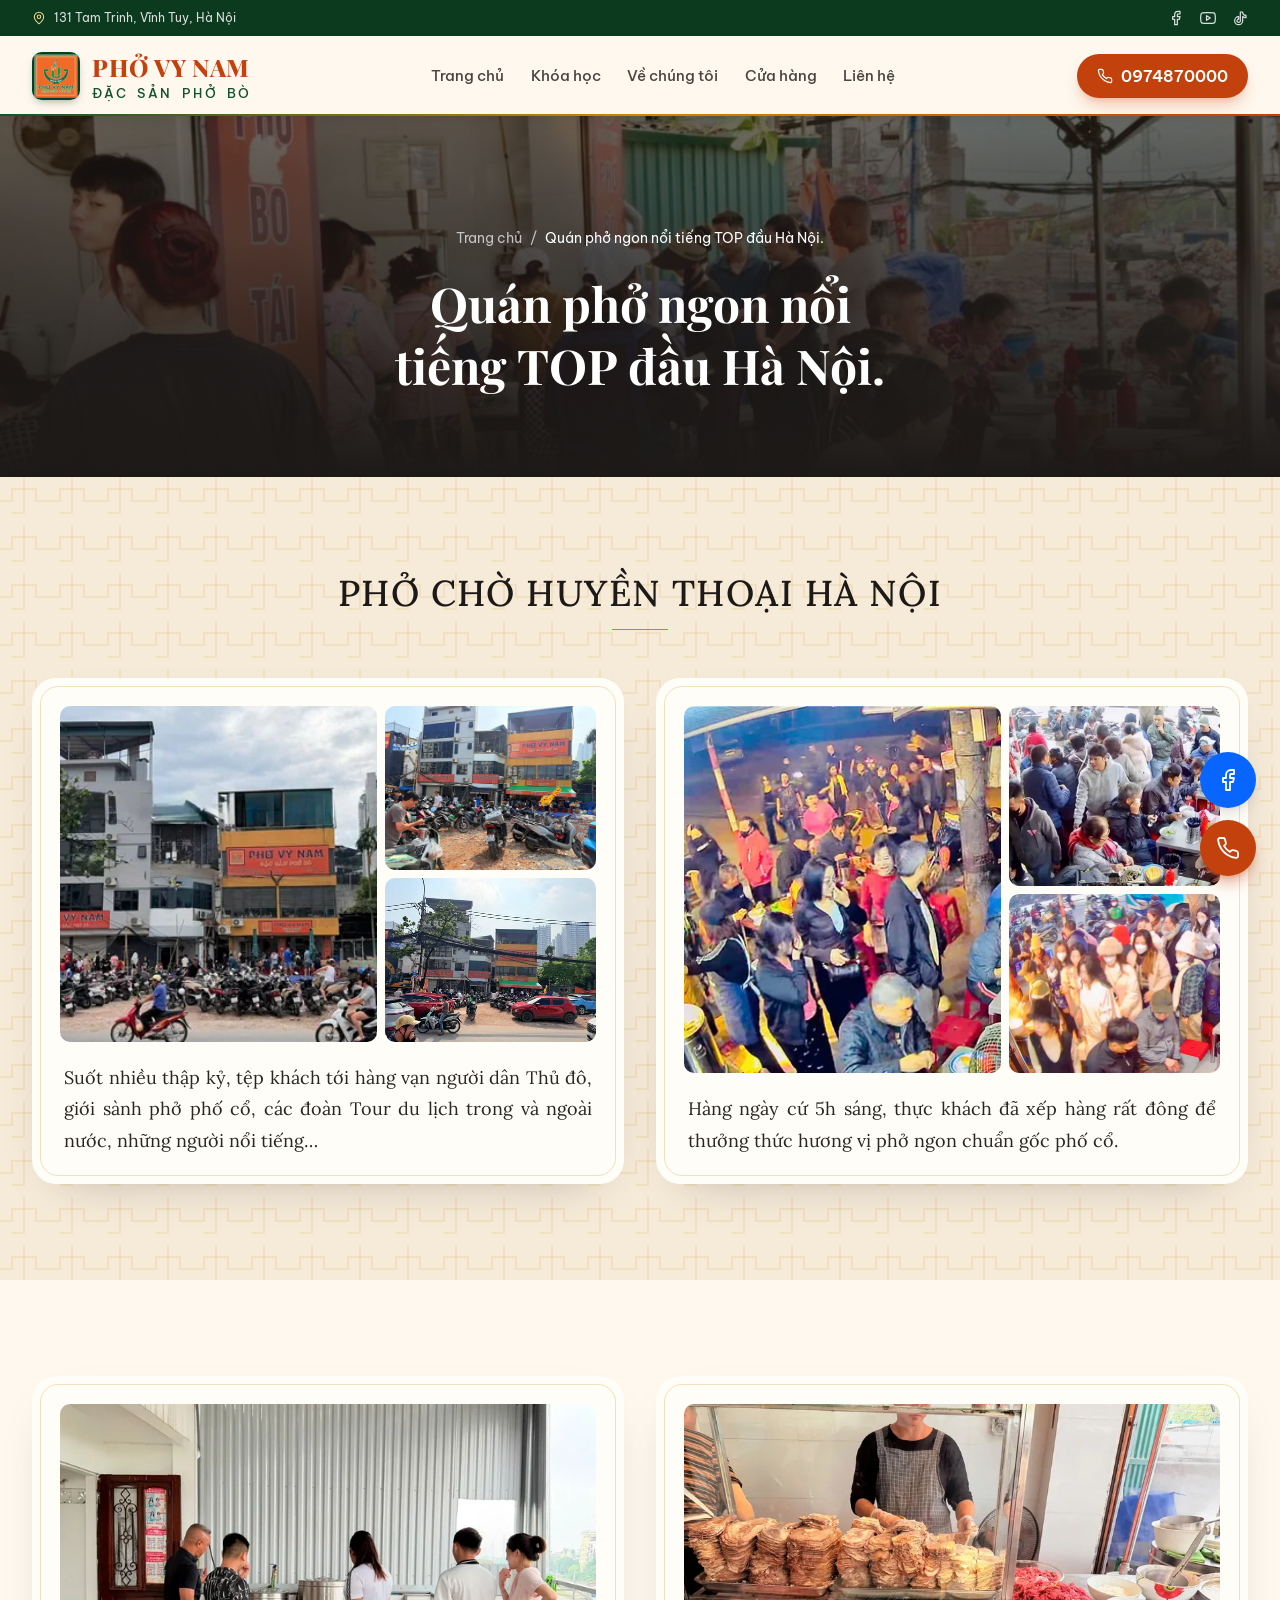
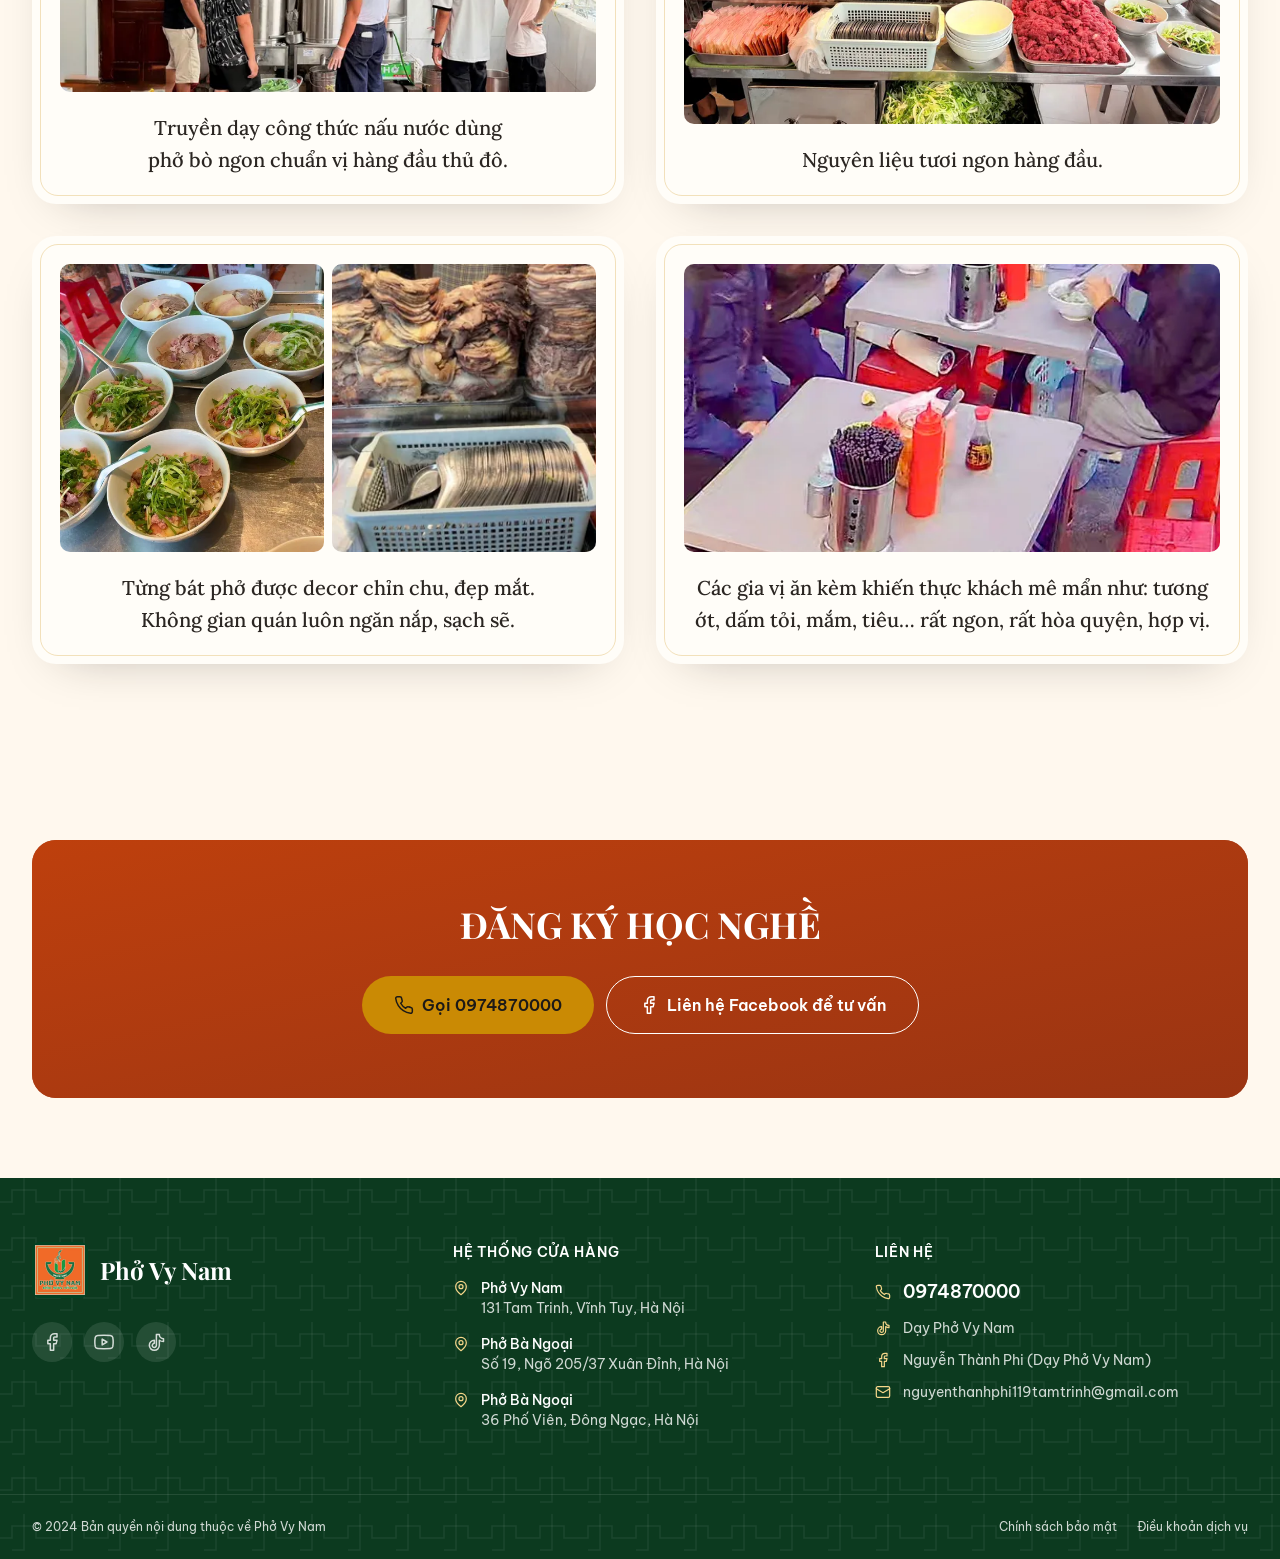
<file: quan-pho-ngon.html>
<!DOCTYPE html><html lang="vi"> <head><meta charset="utf-8"><meta name="viewport" content="width=device-width, initial-scale=1"><title>Quán phở ngon nổi tiếng TOP đầu Hà Nội | Phở Vy Nam</title><meta name="description" content="Dạy nấu phở bò Hà Nội, khóa học nấu phở kinh doanh với công thức phở bò ngon chuẩn vị do bà Vũ chủ quán và Chef Phi Top 1 trường kỹ thuật ăn uống Hà Nội dạy nghề"><meta name="robots" content="index, follow"><link rel="canonical" href="https://dayphovynam.com/quan-pho-ngon"><meta name="theme-color" content="#c2410c"><link rel="icon" type="image/png" href="favicon.png"><link rel="apple-touch-icon" href="apple-touch-icon.png"><link rel="sitemap" href="sitemap-index.xml"><meta property="og:type" content="website"><meta property="og:locale" content="vi_VN"><meta property="og:site_name" content="Phở Vy Nam"><meta property="og:title" content="Quán phở ngon nổi tiếng TOP đầu Hà Nội | Phở Vy Nam"><meta property="og:description" content="Dạy nấu phở bò Hà Nội, khóa học nấu phở kinh doanh với công thức phở bò ngon chuẩn vị do bà Vũ chủ quán và Chef Phi Top 1 trường kỹ thuật ăn uống Hà Nội dạy nghề"><meta property="og:url" content="https://dayphovynam.com/quan-pho-ngon"><meta property="og:image" content="https://dayphovynam.com/_astro/og-mat-tien.jpg"><meta name="twitter:card" content="summary_large_image"><link rel="preconnect" href="https://fonts.googleapis.com"><link rel="preconnect" href="https://fonts.gstatic.com" crossorigin><link rel="stylesheet" href="https://fonts.googleapis.com/css2?family=Be+Vietnam+Pro:wght@400;500;600;700&family=Playfair+Display:ital,wght@0,600;0,700;0,800;1,600&family=Lora:wght@400;500&display=swap"><script type="application/ld+json">{"@context":"https://schema.org","@type":"Organization","@id":"https://dayphovynam.com/#organization","name":"Phở Vy Nam","url":"https://dayphovynam.com","logo":"https://dayphovynam.com/apple-touch-icon.png","foundingDate":"1990","telephone":"0974870000","email":"nguyenthanhphi119tamtrinh@gmail.com","sameAs":["https://www.facebook.com/phovynam","https://www.youtube.com/@dayphovynam","https://www.tiktok.com/@dayphovynam"],"department":[{"@type":"Restaurant","name":"Phở Vy Nam – 131 Tam Trinh","servesCuisine":"Phở bò Hà Nội","telephone":"0974870000","address":{"@type":"PostalAddress","streetAddress":"131 Tam Trinh","addressLocality":"Vĩnh Tuy","addressRegion":"Hà Nội","addressCountry":"VN"}},{"@type":"Restaurant","name":"Phở Bà Ngoại – Số 19, ngõ 205/37 Xuân Đỉnh","servesCuisine":"Phở bò Hà Nội","telephone":"0974870000","address":{"@type":"PostalAddress","streetAddress":"Số 19, ngõ 205/37 Xuân Đỉnh","addressLocality":"Xuân Đỉnh","addressRegion":"Hà Nội","addressCountry":"VN"}},{"@type":"Restaurant","name":"Phở Bà Ngoại – 36 Phố Viên","servesCuisine":"Phở bò Hà Nội","telephone":"0974870000","address":{"@type":"PostalAddress","streetAddress":"36 Phố Viên","addressLocality":"Đông Ngạc","addressRegion":"Hà Nội","addressCountry":"VN"}}]}</script><link rel="stylesheet" href="_astro/chinh-sach-bao-mat.DS66toYi.css"><link rel="stylesheet" href="_astro/dien-thoai.css"><link rel="stylesheet" href="_astro/hieu-ung.css"><link rel="stylesheet" href="_astro/chum-anh.css"><style>.chu-deu p,.chu-deu li{text-align:justify}</style></head> <body class="flex min-h-screen flex-col"> <a href="#main" class="sr-only focus:not-sr-only focus:fixed focus:top-2 focus:left-2 focus:z-[60] focus:rounded focus:bg-white focus:px-4 focus:py-2">
Bỏ qua và tới nội dung chính
</a> <header class="sticky top-0 z-50 border-b border-line/70 bg-cream/90 backdrop-blur-md"> <!-- Thanh thông tin trên cùng --> <div class="hidden bg-forest-dark text-xs text-white/85 md:block"> <div class="container-x flex h-9 items-center justify-between"> <p class="flex items-center gap-2"> <svg class="h-3.5 w-3.5 text-gold-light" viewBox="0 0 24 24" fill="none" stroke="currentColor" stroke-width="1.8" stroke-linecap="round" stroke-linejoin="round" aria-hidden="true"><path d="M20 10c0 6-8 12-8 12s-8-6-8-12a8 8 0 0 1 16 0z"/><circle cx="12" cy="10" r="3"/></svg>
131 Tam Trinh, Vĩnh Tuy, Hà Nội
</p> <div class="flex items-center gap-4"> <a href="https://www.facebook.com/phovynam" target="_blank" rel="noopener" aria-label="Facebook" class="hover:text-gold-light"><svg class="h-4 w-4" viewBox="0 0 24 24" fill="none" stroke="currentColor" stroke-width="1.8" stroke-linecap="round" stroke-linejoin="round" aria-hidden="true"><path d="M18 2h-3a5 5 0 0 0-5 5v3H7v4h3v8h4v-8h3l1-4h-4V7a1 1 0 0 1 1-1h3z"/></svg></a> <a href="https://www.youtube.com/@dayphovynam" target="_blank" rel="noopener" aria-label="YouTube" class="hover:text-gold-light"><svg class="h-4 w-4" viewBox="0 0 24 24" fill="none" stroke="currentColor" stroke-width="1.8" stroke-linecap="round" stroke-linejoin="round" aria-hidden="true"><path d="M22.5 6.4a2.8 2.8 0 0 0-2-2C18.9 4 12 4 12 4s-6.9 0-8.5.4a2.8 2.8 0 0 0-2 2A29 29 0 0 0 1 12a29 29 0 0 0 .5 5.6 2.8 2.8 0 0 0 2 2C5.1 20 12 20 12 20s6.9 0 8.5-.4a2.8 2.8 0 0 0 2-2A29 29 0 0 0 23 12a29 29 0 0 0-.5-5.6z"/><path d="m9.8 15.5 5.7-3.5-5.7-3.5z"/></svg></a> <a href="https://www.tiktok.com/@dayphovynam" target="_blank" rel="noopener" aria-label="TikTok" class="hover:text-gold-light"><svg class="h-4 w-4" viewBox="0 0 24 24" fill="none" stroke="currentColor" stroke-width="1.8" stroke-linecap="round" stroke-linejoin="round" aria-hidden="true"><path d="M16 3a5 5 0 0 0 5 5v3.5a8.5 8.5 0 0 1-5-1.6V16a6 6 0 1 1-6-6v3.6a2.5 2.5 0 1 0 2.5 2.4V3z"/></svg></a> </div> </div> </div> <div class="container-x flex h-16 items-center justify-between gap-4 lg:h-20"> <a href="./" class="flex items-center gap-3" aria-label="Phở Vy Nam – Trang chủ"> <img src="_astro/logo-goc-192.webp" alt loading="eager" decoding="async" fetchpriority="auto" width="192" height="192" class="h-11 w-11 rounded-lg shadow-sm lg:h-12 lg:w-12"> <span class="leading-tight"> <span class="block font-display text-xl font-bold text-brand lg:text-2xl">Phở Vy Nam</span> <span class="block text-[11px] font-medium tracking-wider text-forest uppercase">Đặc sản phở bò</span> </span> </a> <nav class="hidden items-center gap-1 lg:flex" aria-label="Menu chính"> <a href="./" class="rounded-full px-4 py-2 text-[15px] font-medium transition-colors text-ink/80 hover:text-brand"> Trang chủ </a><a href="khoa-hoc-day-nau-pho" class="rounded-full px-4 py-2 text-[15px] font-medium transition-colors text-ink/80 hover:text-brand"> Khóa học </a><a href="ve-chung-toi" class="rounded-full px-4 py-2 text-[15px] font-medium transition-colors text-ink/80 hover:text-brand"> Về chúng tôi </a><a href="he-thong-cua-hang" class="rounded-full px-4 py-2 text-[15px] font-medium transition-colors text-ink/80 hover:text-brand"> Cửa hàng </a><a href="lien-he" class="rounded-full px-4 py-2 text-[15px] font-medium transition-colors text-ink/80 hover:text-brand"> Liên hệ </a> </nav> <div class="flex items-center gap-2"> <a href="tel:0974870000" class="btn btn-primary hidden !px-5 !py-2.5 sm:inline-flex"> <svg class="h-4 w-4" viewBox="0 0 24 24" fill="none" stroke="currentColor" stroke-width="1.8" stroke-linecap="round" stroke-linejoin="round" aria-hidden="true"><path d="M22 16.9v3a2 2 0 0 1-2.2 2 19.8 19.8 0 0 1-8.6-3.1 19.5 19.5 0 0 1-6-6A19.8 19.8 0 0 1 2.1 4.2 2 2 0 0 1 4.1 2h3a2 2 0 0 1 2 1.7c.1 1 .4 1.9.7 2.8a2 2 0 0 1-.5 2.1L8 9.9a16 16 0 0 0 6 6l1.3-1.3a2 2 0 0 1 2.1-.4c.9.3 1.8.6 2.8.7a2 2 0 0 1 1.7 2z"/></svg> 0974870000 </a> <!-- Menu mobile dùng <details>, không cần JavaScript --> <details class="group relative lg:hidden"> <summary class="flex h-11 w-11 cursor-pointer list-none items-center justify-center rounded-full border border-line bg-white [&::-webkit-details-marker]:hidden" aria-label="Mở menu"> <svg class="h-5 w-5 group-open:hidden" viewBox="0 0 24 24" fill="none" stroke="currentColor" stroke-width="1.8" stroke-linecap="round" stroke-linejoin="round" aria-hidden="true"><path d="M4 6h16M4 12h16M4 18h16"/></svg> <svg class="hidden h-5 w-5 group-open:block" viewBox="0 0 24 24" fill="none" stroke="currentColor" stroke-width="1.8" stroke-linecap="round" stroke-linejoin="round" aria-hidden="true"><path d="M18 6 6 18M6 6l12 12"/></svg> </summary> <div class="fixed inset-x-0 top-16 border-b border-line bg-cream px-4 pt-2 pb-6 shadow-xl"> <nav class="flex flex-col" aria-label="Menu mobile"> <a href="./" class="border-b border-line/60 py-3.5 text-lg font-medium text-ink"> Trang chủ </a><a href="khoa-hoc-day-nau-pho" class="border-b border-line/60 py-3.5 text-lg font-medium text-ink"> Khóa học </a><a href="ve-chung-toi" class="border-b border-line/60 py-3.5 text-lg font-medium text-ink"> Về chúng tôi </a><a href="he-thong-cua-hang" class="border-b border-line/60 py-3.5 text-lg font-medium text-ink"> Cửa hàng </a><a href="lien-he" class="border-b border-line/60 py-3.5 text-lg font-medium text-ink"> Liên hệ </a> </nav> <div class="mt-5 grid grid-cols-2 gap-3"> <a href="tel:0974870000" class="btn btn-primary"><svg class="h-4 w-4" viewBox="0 0 24 24" fill="none" stroke="currentColor" stroke-width="1.8" stroke-linecap="round" stroke-linejoin="round" aria-hidden="true"><path d="M22 16.9v3a2 2 0 0 1-2.2 2 19.8 19.8 0 0 1-8.6-3.1 19.5 19.5 0 0 1-6-6A19.8 19.8 0 0 1 2.1 4.2 2 2 0 0 1 4.1 2h3a2 2 0 0 1 2 1.7c.1 1 .4 1.9.7 2.8a2 2 0 0 1-.5 2.1L8 9.9a16 16 0 0 0 6 6l1.3-1.3a2 2 0 0 1 2.1-.4c.9.3 1.8.6 2.8.7a2 2 0 0 1 1.7 2z"/></svg>Gọi ngay</a> <a href="https://www.facebook.com/nguyen.thanh.phi.833578" target="_blank" rel="noopener" class="btn btn-ghost-dark"><svg class="h-4 w-4" viewBox="0 0 24 24" fill="none" stroke="currentColor" stroke-width="1.8" stroke-linecap="round" stroke-linejoin="round" aria-hidden="true"><path d="M18 2h-3a5 5 0 0 0-5 5v3H7v4h3v8h4v-8h3l1-4h-4V7a1 1 0 0 1 1-1h3z"/></svg>Facebook</a> </div> </div> </details> </div> </div> </header> <main id="main" class="flex-1">  <section class="relative isolate overflow-hidden bg-ink the-dich-1"> <img src="_astro/quan-dong-khach-moi-800.webp" srcset="_astro/quan-dong-khach-moi-480.webp 480w, _astro/quan-dong-khach-moi-800.webp 800w, _astro/quan-dong-khach-moi-1200.webp 1200w, _astro/quan-dong-khach-moi-1320.webp 1320w" alt="Phở Vy Nam" sizes="100vw" loading="eager" fetchpriority="high" decoding="async" width="1320" height="749" class="absolute inset-0 -z-10 h-full w-full object-cover opacity-45"> <div class="absolute inset-0 -z-10 bg-gradient-to-t from-ink via-ink/60 to-ink/20"></div> <div class="container-x pt-20 pb-14 text-center sm:pt-28 sm:pb-20"> <nav aria-label="Breadcrumb" class="text-sm text-white/70"> <ol class="flex flex-wrap items-center justify-center gap-2"> <li class="flex items-center gap-2"> <a href="./" class="hover:text-gold-light">Trang chủ</a> </li><li class="flex items-center gap-2"> <span aria-hidden="true">/</span> <span class="text-white" aria-current="page">Quán phở ngon nổi tiếng TOP đầu Hà Nội.</span> </li> </ol> </nav> <h1 class="mx-auto mt-6 max-w-3xl text-4xl font-bold text-white sm:text-5xl" style="line-height:1.3;font-variant-numeric:lining-nums">Quán phở ngon nổi tiếng TOP đầu Hà Nội.</h1> </div> </section>  <section class="section bg-pattern bg-cream-2"> <div class="container-x" data-chum><h2 class="khoi-tieu text-3xl uppercase sm:text-4xl">Phở chờ huyền thoại Hà Nội</h2><div class="khung-luoi"><div class="khung"><div class="ghep-anh ghep-3"><a class="xem-anh" href="_astro/mat-tien-xe-may-1600.webp" aria-label="Xem ảnh lớn"><img src="_astro/mat-tien-xe-may-800.webp" srcset="_astro/mat-tien-xe-may-480.webp 480w, _astro/mat-tien-xe-may-800.webp 800w, _astro/mat-tien-xe-may-1200.webp 1200w, _astro/mat-tien-xe-may-1600.webp 1600w" alt="Phở Vy Nam" sizes="(min-width:1024px) 28vw, (min-width:640px) 55vw, 100vw" loading="lazy" decoding="async" width="1600" height="970"></a><a class="xem-anh" href="_astro/mat-tien-bien-1600.webp" aria-label="Xem ảnh lớn"><img src="_astro/mat-tien-bien-800.webp" srcset="_astro/mat-tien-bien-480.webp 480w, _astro/mat-tien-bien-800.webp 800w, _astro/mat-tien-bien-1200.webp 1200w, _astro/mat-tien-bien-1600.webp 1600w" alt="Phở Vy Nam" sizes="(min-width:1024px) 18vw, (min-width:640px) 35vw, 50vw" loading="lazy" decoding="async" width="1600" height="1229"></a><a class="xem-anh" href="_astro/mat-tien-pho-1600.webp" aria-label="Xem ảnh lớn"><img src="_astro/mat-tien-pho-800.webp" srcset="_astro/mat-tien-pho-480.webp 480w, _astro/mat-tien-pho-800.webp 800w, _astro/mat-tien-pho-1200.webp 1200w, _astro/mat-tien-pho-1600.webp 1600w" alt="Phở Vy Nam" sizes="(min-width:1024px) 18vw, (min-width:640px) 35vw, 50vw" loading="lazy" decoding="async" width="1600" height="1086"></a></div><div class="chu-deu khung-chu"><p>Suốt nhiều thập kỷ, tệp khách tới hàng vạn người dân Thủ đô, giới sành phở phố cổ, các đoàn Tour du lịch trong và ngoài nước, những người nổi tiếng…</p></div></div><div class="khung"><div class="ghep-anh ghep-3"><a class="xem-anh" href="_astro/khach-5h-sang-1600.webp" aria-label="Xem ảnh lớn"><img src="_astro/khach-5h-sang-800.webp" srcset="_astro/khach-5h-sang-480.webp 480w, _astro/khach-5h-sang-800.webp 800w, _astro/khach-5h-sang-1200.webp 1200w, _astro/khach-5h-sang-1600.webp 1600w" alt="Phở Vy Nam" sizes="(min-width:1024px) 28vw, (min-width:640px) 55vw, 100vw" loading="lazy" decoding="async" width="1600" height="1200"></a><a class="xem-anh" href="_astro/khach-dong-sang-1600.webp" aria-label="Xem ảnh lớn"><img src="_astro/khach-dong-sang-800.webp" srcset="_astro/khach-dong-sang-480.webp 480w, _astro/khach-dong-sang-800.webp 800w, _astro/khach-dong-sang-1200.webp 1200w, _astro/khach-dong-sang-1600.webp 1600w" alt="Phở Vy Nam" sizes="(min-width:1024px) 18vw, (min-width:640px) 35vw, 50vw" loading="lazy" decoding="async" width="1600" height="850"></a><a class="xem-anh" href="_astro/khach-xep-hang-sang-1553.webp" aria-label="Xem ảnh lớn"><img src="_astro/khach-xep-hang-sang-800.webp" srcset="_astro/khach-xep-hang-sang-480.webp 480w, _astro/khach-xep-hang-sang-800.webp 800w, _astro/khach-xep-hang-sang-1200.webp 1200w, _astro/khach-xep-hang-sang-1553.webp 1553w" alt="Phở Vy Nam" sizes="(min-width:1024px) 18vw, (min-width:640px) 35vw, 50vw" loading="lazy" decoding="async" width="1553" height="1165"></a></div><div class="chu-deu khung-chu"><p>Hàng ngày cứ 5h sáng, thực khách đã xếp hàng rất đông để thưởng thức hương vị phở ngon chuẩn gốc phố cổ.</p></div></div></div></div> </section>  <section class="section container-x"> <div class="khung-luoi" data-chum><div class="khung"><div class="ghep-anh ghep-1"><a class="xem-anh" href="_astro/noi-nuoc-dung-1600.webp" aria-label="Xem ảnh lớn"><img src="_astro/noi-nuoc-dung-800.webp" srcset="_astro/noi-nuoc-dung-480.webp 480w, _astro/noi-nuoc-dung-800.webp 800w, _astro/noi-nuoc-dung-1200.webp 1200w, _astro/noi-nuoc-dung-1600.webp 1600w" alt="Phở Vy Nam" sizes="(min-width:1024px) 46vw, 100vw" loading="lazy" decoding="async" width="1600" height="739"></a></div><h3 class="khung-cau">Truyền dạy công thức nấu nước dùng phở bò ngon chuẩn vị hàng đầu thủ đô.</h3></div><div class="khung"><div class="ghep-anh ghep-1"><a class="xem-anh" href="_astro/quay-thit-bo-1600.webp" aria-label="Xem ảnh lớn"><img src="_astro/quay-thit-bo-800.webp" srcset="_astro/quay-thit-bo-480.webp 480w, _astro/quay-thit-bo-800.webp 800w, _astro/quay-thit-bo-1200.webp 1200w, _astro/quay-thit-bo-1600.webp 1600w" alt="Phở Vy Nam" sizes="(min-width:1024px) 46vw, 100vw" loading="lazy" decoding="async" width="1600" height="1050" style="object-position:50% 70%"></a></div><h3 class="khung-cau">Nguyên liệu tươi ngon hàng đầu.</h3></div><div class="khung"><div class="ghep-anh ghep-2"><a class="xem-anh" href="_astro/bat-pho-decor-1320.webp" aria-label="Xem ảnh lớn"><img src="_astro/bat-pho-decor-800.webp" srcset="_astro/bat-pho-decor-480.webp 480w, _astro/bat-pho-decor-800.webp 800w, _astro/bat-pho-decor-1200.webp 1200w, _astro/bat-pho-decor-1320.webp 1320w" alt="Phở Vy Nam" sizes="(min-width:1024px) 23vw, 50vw" loading="lazy" decoding="async" width="1320" height="1417"></a><a class="xem-anh" href="_astro/quay-pho-thit-chin-1287.webp" aria-label="Xem ảnh lớn"><img src="_astro/quay-pho-thit-chin-800.webp" srcset="_astro/quay-pho-thit-chin-480.webp 480w, _astro/quay-pho-thit-chin-800.webp 800w, _astro/quay-pho-thit-chin-1200.webp 1200w, _astro/quay-pho-thit-chin-1287.webp 1287w" alt="Phở Vy Nam" sizes="(min-width:1024px) 23vw, 50vw" loading="lazy" decoding="async" width="1287" height="735"></a></div><h3 class="khung-cau">Từng bát phở được decor chỉn chu, đẹp mắt. Không gian quán luôn ngăn nắp, sạch sẽ.</h3></div><div class="khung"><div class="ghep-anh ghep-1"><a class="xem-anh" href="_astro/ban-gia-vi-717.webp" aria-label="Xem ảnh lớn"><img src="_astro/ban-gia-vi-717.webp" srcset="_astro/ban-gia-vi-480.webp 480w, _astro/ban-gia-vi-717.webp 717w" alt="Phở Vy Nam" sizes="(min-width:1024px) 46vw, 100vw" loading="lazy" decoding="async" width="717" height="412"></a></div><h3 class="khung-cau">Các gia vị ăn kèm khiến thực khách mê mẩn như: tương ớt, dấm tỏi, mắm, tiêu… rất ngon, rất hòa quyện, hợp vị.</h3></div></div> </section>  <section class="container-x py-16 sm:py-20"> <div class="relative isolate overflow-hidden rounded-3xl bg-brand-dark px-6 py-14 text-center sm:px-12 sm:py-16"> <img src="_astro/quay-thit-bo-800.webp" srcset="_astro/quay-thit-bo-480.webp 480w, _astro/quay-thit-bo-800.webp 800w, _astro/quay-thit-bo-1200.webp 1200w, _astro/quay-thit-bo-1600.webp 1600w" alt sizes="(min-width: 1280px) 1216px, 100vw" loading="lazy" decoding="async" fetchpriority="auto" width="1600" height="1050" class="absolute inset-0 -z-10 h-full w-full object-cover opacity-20 mix-blend-luminosity"> <div class="absolute inset-0 -z-10 bg-gradient-to-br from-brand/90 to-brand-dark/95"></div> <h2 class="mx-auto max-w-2xl text-3xl font-bold text-white sm:text-4xl">ĐĂNG KÝ HỌC NGHỀ</h2> <div class="mt-8 flex flex-col justify-center gap-3 sm:flex-row"> <a href="tel:0974870000" class="btn btn-gold !px-8 !py-4"> <svg class="h-5 w-5" viewBox="0 0 24 24" fill="none" stroke="currentColor" stroke-width="1.8" stroke-linecap="round" stroke-linejoin="round" aria-hidden="true"><path d="M22 16.9v3a2 2 0 0 1-2.2 2 19.8 19.8 0 0 1-8.6-3.1 19.5 19.5 0 0 1-6-6A19.8 19.8 0 0 1 2.1 4.2 2 2 0 0 1 4.1 2h3a2 2 0 0 1 2 1.7c.1 1 .4 1.9.7 2.8a2 2 0 0 1-.5 2.1L8 9.9a16 16 0 0 0 6 6l1.3-1.3a2 2 0 0 1 2.1-.4c.9.3 1.8.6 2.8.7a2 2 0 0 1 1.7 2z"/></svg> Gọi 0974870000 </a> <a href="https://www.facebook.com/nguyen.thanh.phi.833578" target="_blank" rel="noopener" class="btn btn-outline !px-8 !py-4 text-white"> <svg class="h-5 w-5" viewBox="0 0 24 24" fill="none" stroke="currentColor" stroke-width="1.8" stroke-linecap="round" stroke-linejoin="round" aria-hidden="true"><path d="M18 2h-3a5 5 0 0 0-5 5v3H7v4h3v8h4v-8h3l1-4h-4V7a1 1 0 0 1 1-1h3z"/></svg> Liên hệ Facebook để tư vấn
</a> </div> </div> </section>  </main> <footer class="bg-pattern-light bg-forest-dark text-white/80"> <div class="container-x grid gap-12 py-16 md:grid-cols-2 lg:grid-cols-12"> <div class="lg:col-span-4"> <a href="./" class="flex items-center gap-3"> <img src="_astro/logo-goc-224.webp" alt loading="lazy" decoding="async" fetchpriority="auto" width="224" height="224" class="h-14 w-14 rounded-lg"> <span> <span class="block font-display text-2xl font-bold text-white">Phở Vy Nam</span> </span> </a> <div class="mt-6 flex gap-3"> <a href="https://www.facebook.com/phovynam" target="_blank" rel="noopener" aria-label="Facebook" class="flex h-10 w-10 items-center justify-center rounded-full bg-white/10 hover:bg-brand"><svg class="h-5 w-5" viewBox="0 0 24 24" fill="none" stroke="currentColor" stroke-width="1.8" stroke-linecap="round" stroke-linejoin="round" aria-hidden="true"><path d="M18 2h-3a5 5 0 0 0-5 5v3H7v4h3v8h4v-8h3l1-4h-4V7a1 1 0 0 1 1-1h3z"/></svg></a> <a href="https://www.youtube.com/@dayphovynam" target="_blank" rel="noopener" aria-label="YouTube" class="flex h-10 w-10 items-center justify-center rounded-full bg-white/10 hover:bg-brand"><svg class="h-5 w-5" viewBox="0 0 24 24" fill="none" stroke="currentColor" stroke-width="1.8" stroke-linecap="round" stroke-linejoin="round" aria-hidden="true"><path d="M22.5 6.4a2.8 2.8 0 0 0-2-2C18.9 4 12 4 12 4s-6.9 0-8.5.4a2.8 2.8 0 0 0-2 2A29 29 0 0 0 1 12a29 29 0 0 0 .5 5.6 2.8 2.8 0 0 0 2 2C5.1 20 12 20 12 20s6.9 0 8.5-.4a2.8 2.8 0 0 0 2-2A29 29 0 0 0 23 12a29 29 0 0 0-.5-5.6z"/><path d="m9.8 15.5 5.7-3.5-5.7-3.5z"/></svg></a> <a href="https://www.tiktok.com/@dayphovynam" target="_blank" rel="noopener" aria-label="TikTok" class="flex h-10 w-10 items-center justify-center rounded-full bg-white/10 hover:bg-brand"><svg class="h-5 w-5" viewBox="0 0 24 24" fill="none" stroke="currentColor" stroke-width="1.8" stroke-linecap="round" stroke-linejoin="round" aria-hidden="true"><path d="M16 3a5 5 0 0 0 5 5v3.5a8.5 8.5 0 0 1-5-1.6V16a6 6 0 1 1-6-6v3.6a2.5 2.5 0 1 0 2.5 2.4V3z"/></svg></a> </div> </div> <div class="lg:col-span-4"> <h2 class="font-sans text-sm font-semibold tracking-wider text-white uppercase">Hệ thống cửa hàng</h2> <ul class="mt-4 space-y-4 text-sm"> <li class="flex gap-3"> <svg class="mt-0.5 h-4 w-4 shrink-0 text-gold-light" viewBox="0 0 24 24" fill="none" stroke="currentColor" stroke-width="1.8" stroke-linecap="round" stroke-linejoin="round" aria-hidden="true"><path d="M20 10c0 6-8 12-8 12s-8-6-8-12a8 8 0 0 1 16 0z"/><circle cx="12" cy="10" r="3"/></svg> <span> <span class="block font-medium text-white">Phở Vy Nam</span> 131 Tam Trinh, Vĩnh Tuy, Hà Nội </span> </li><li class="flex gap-3"> <svg class="mt-0.5 h-4 w-4 shrink-0 text-gold-light" viewBox="0 0 24 24" fill="none" stroke="currentColor" stroke-width="1.8" stroke-linecap="round" stroke-linejoin="round" aria-hidden="true"><path d="M20 10c0 6-8 12-8 12s-8-6-8-12a8 8 0 0 1 16 0z"/><circle cx="12" cy="10" r="3"/></svg> <span> <span class="block font-medium text-white">Phở Bà Ngoại</span> Số 19, Ngõ 205/37 Xuân Đỉnh, Hà Nội </span> </li><li class="flex gap-3"> <svg class="mt-0.5 h-4 w-4 shrink-0 text-gold-light" viewBox="0 0 24 24" fill="none" stroke="currentColor" stroke-width="1.8" stroke-linecap="round" stroke-linejoin="round" aria-hidden="true"><path d="M20 10c0 6-8 12-8 12s-8-6-8-12a8 8 0 0 1 16 0z"/><circle cx="12" cy="10" r="3"/></svg> <span> <span class="block font-medium text-white">Phở Bà Ngoại</span> 36 Phố Viên, Đông Ngạc, Hà Nội </span> </li> </ul> </div> <div class="lg:col-span-4"> <h2 class="font-sans text-sm font-semibold tracking-wider text-white uppercase">Liên hệ</h2> <ul class="mt-4 space-y-3 text-sm"> <li> <a href="tel:0974870000" class="flex items-center gap-3 hover:text-gold-light"> <svg class="h-4 w-4 text-gold-light" viewBox="0 0 24 24" fill="none" stroke="currentColor" stroke-width="1.8" stroke-linecap="round" stroke-linejoin="round" aria-hidden="true"><path d="M22 16.9v3a2 2 0 0 1-2.2 2 19.8 19.8 0 0 1-8.6-3.1 19.5 19.5 0 0 1-6-6A19.8 19.8 0 0 1 2.1 4.2 2 2 0 0 1 4.1 2h3a2 2 0 0 1 2 1.7c.1 1 .4 1.9.7 2.8a2 2 0 0 1-.5 2.1L8 9.9a16 16 0 0 0 6 6l1.3-1.3a2 2 0 0 1 2.1-.4c.9.3 1.8.6 2.8.7a2 2 0 0 1 1.7 2z"/></svg> <span class="text-lg font-semibold text-white">0974870000</span> </a> </li> <li> <a href="https://www.tiktok.com/@dayphovynam" target="_blank" rel="noopener" class="flex items-center gap-3 hover:text-gold-light"> <svg class="h-4 w-4 text-gold-light" viewBox="0 0 24 24" fill="none" stroke="currentColor" stroke-width="1.8" stroke-linecap="round" stroke-linejoin="round" aria-hidden="true"><path d="M16 3a5 5 0 0 0 5 5v3.5a8.5 8.5 0 0 1-5-1.6V16a6 6 0 1 1-6-6v3.6a2.5 2.5 0 1 0 2.5 2.4V3z"/></svg> Dạy Phở Vy Nam </a> </li> <li> <a href="https://www.facebook.com/nguyen.thanh.phi.833578" target="_blank" rel="noopener" class="flex items-center gap-3 hover:text-gold-light"> <svg class="h-4 w-4 text-gold-light" viewBox="0 0 24 24" fill="none" stroke="currentColor" stroke-width="1.8" stroke-linecap="round" stroke-linejoin="round" aria-hidden="true"><path d="M18 2h-3a5 5 0 0 0-5 5v3H7v4h3v8h4v-8h3l1-4h-4V7a1 1 0 0 1 1-1h3z"/></svg> Nguyễn Thành Phi (Dạy Phở Vy Nam) </a> </li> <li> <a href="mailto:nguyenthanhphi119tamtrinh@gmail.com" class="flex items-center gap-3 break-all hover:text-gold-light"> <svg class="h-4 w-4 shrink-0 text-gold-light" viewBox="0 0 24 24" fill="none" stroke="currentColor" stroke-width="1.8" stroke-linecap="round" stroke-linejoin="round" aria-hidden="true"><rect x="2" y="4" width="20" height="16" rx="2"/><path d="m22 7-10 6L2 7"/></svg>nguyenthanhphi119tamtrinh@gmail.com </a> </li> </ul> </div> </div> <div class="border-t border-white/10"> <div class="container-x flex flex-col items-center justify-between gap-3 py-6 text-xs sm:flex-row"> <p>© 2024 Bản quyền nội dung thuộc về Phở Vy Nam</p> <div class="flex gap-5"> <a href="chinh-sach-bao-mat" class="hover:text-gold-light">Chính sách bảo mật</a> <a href="dieu-khoan-dich-vu" class="hover:text-gold-light">Điều khoản dịch vụ</a> </div> </div> </div> </footer> <div class="fixed right-4 bottom-4 z-40 flex flex-col gap-3 sm:right-6 sm:bottom-6"> <a href="https://www.facebook.com/nguyen.thanh.phi.833578" target="_blank" rel="noopener" aria-label="Facebook Nguyễn Thành Phi (Dạy Phở Vy Nam)" class="flex h-14 w-14 items-center justify-center rounded-full text-white shadow-lg transition-transform hover:scale-110" style="background:#0866ff"> <svg class="h-6 w-6" viewBox="0 0 24 24" fill="none" stroke="currentColor" stroke-width="1.8" stroke-linecap="round" stroke-linejoin="round" aria-hidden="true"><path d="M18 2h-3a5 5 0 0 0-5 5v3H7v4h3v8h4v-8h3l1-4h-4V7a1 1 0 0 1 1-1h3z"/></svg> </a> <a href="tel:0974870000" aria-label="Gọi 0974870000" class="relative flex h-14 w-14 items-center justify-center rounded-full bg-brand text-white shadow-lg shadow-brand/40 transition-transform hover:scale-110"> <span class="absolute inset-0 animate-ping rounded-full bg-brand/40 motion-reduce:hidden"></span> <svg class="relative h-6 w-6" viewBox="0 0 24 24" fill="none" stroke="currentColor" stroke-width="1.8" stroke-linecap="round" stroke-linejoin="round" aria-hidden="true"><path d="M22 16.9v3a2 2 0 0 1-2.2 2 19.8 19.8 0 0 1-8.6-3.1 19.5 19.5 0 0 1-6-6A19.8 19.8 0 0 1 2.1 4.2 2 2 0 0 1 4.1 2h3a2 2 0 0 1 2 1.7c.1 1 .4 1.9.7 2.8a2 2 0 0 1-.5 2.1L8 9.9a16 16 0 0 0 6 6l1.3-1.3a2 2 0 0 1 2.1-.4c.9.3 1.8.6 2.8.7a2 2 0 0 1 1.7 2z"/></svg> </a> </div> <script src="_astro/chum-anh.js" defer></script><script src="_astro/hieu-ung.js" defer></script></body></html>
</file>
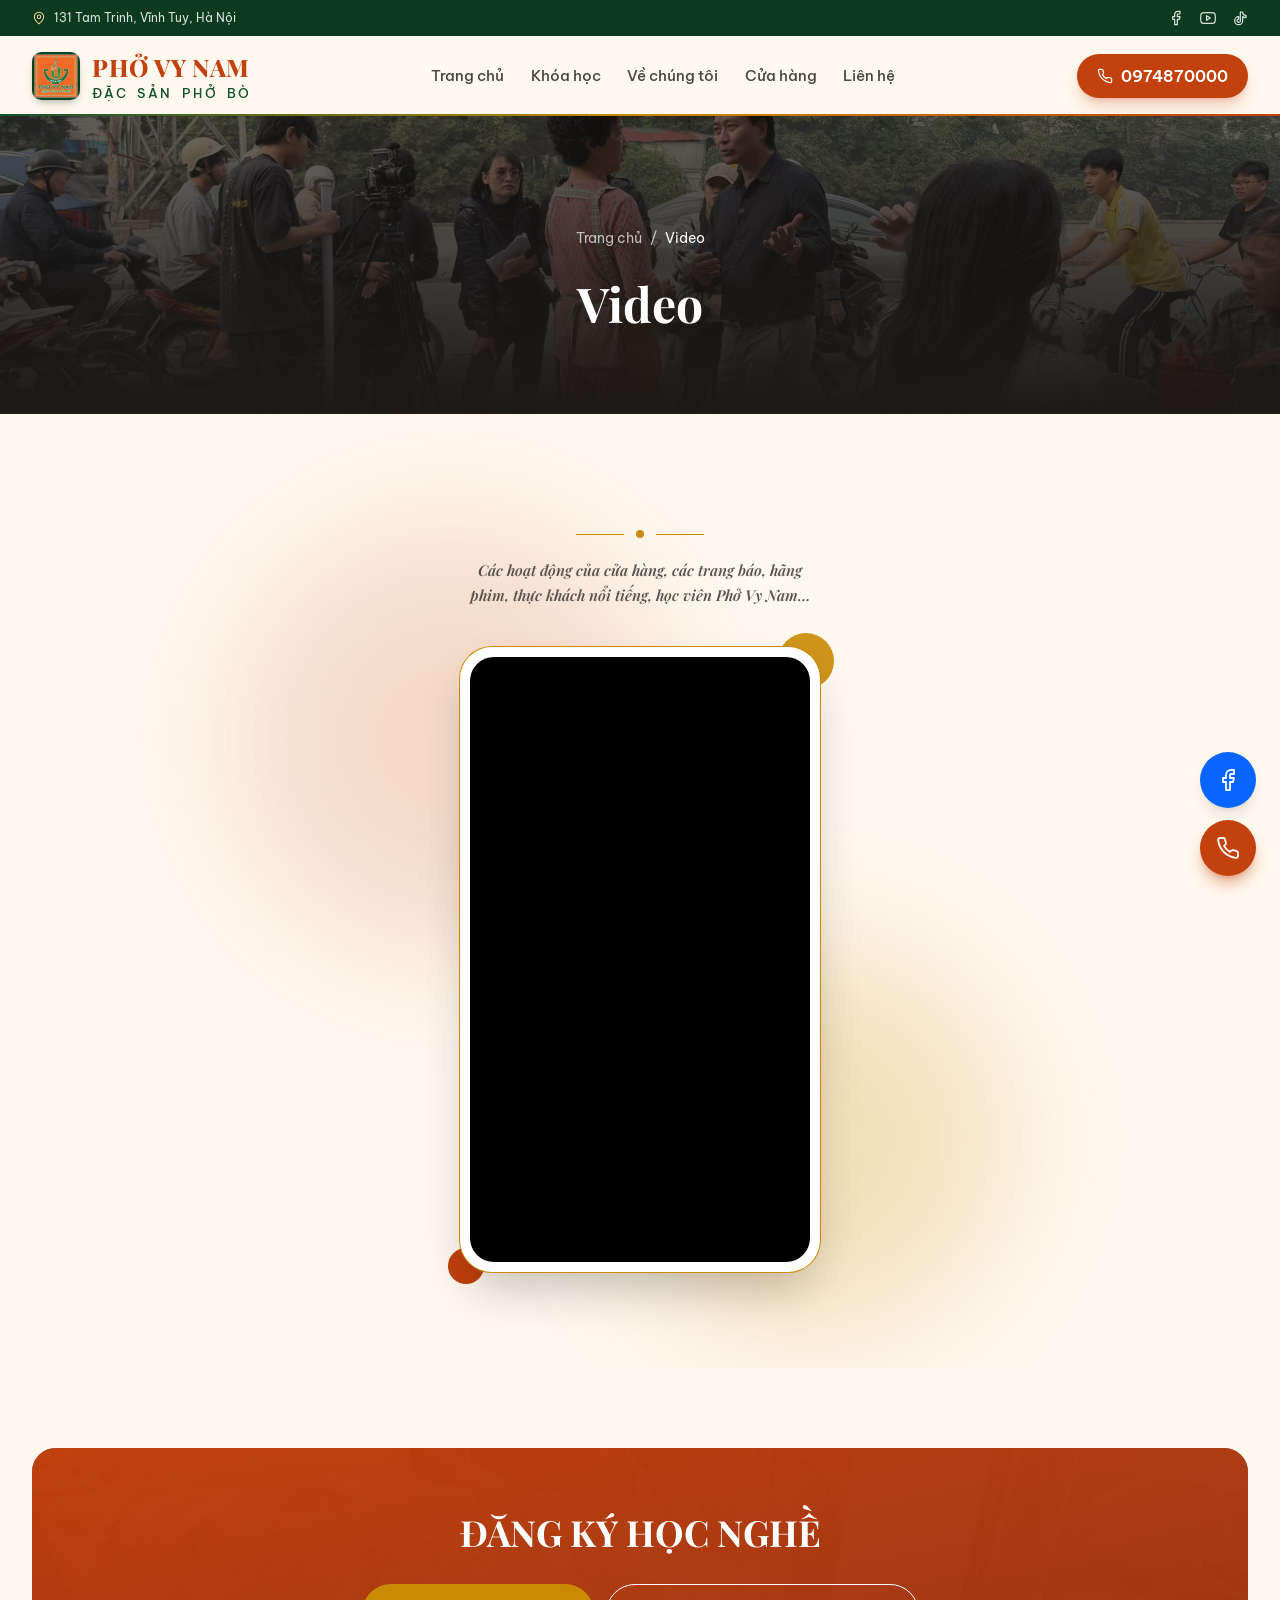
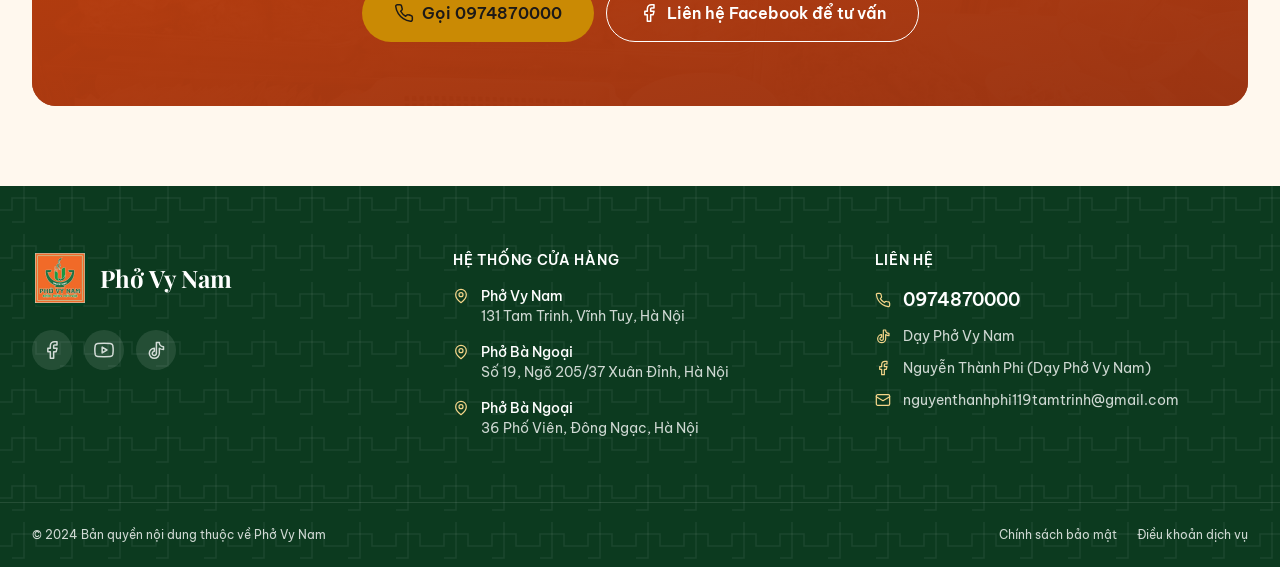
<file: video.html>
<!DOCTYPE html><html lang="vi"> <head><meta charset="utf-8"><meta name="viewport" content="width=device-width, initial-scale=1"><title>Video | Phở Vy Nam</title><meta name="description" content="Dạy nấu phở bò Hà Nội, khóa học nấu phở kinh doanh với công thức phở bò ngon chuẩn vị do bà Vũ chủ quán và Chef Phi Top 1 trường kỹ thuật ăn uống Hà Nội dạy nghề"><meta name="robots" content="index, follow"><link rel="canonical" href="https://dayphovynam.com/video"><meta name="theme-color" content="#c2410c"><link rel="icon" type="image/png" href="favicon.png"><link rel="apple-touch-icon" href="apple-touch-icon.png"><link rel="sitemap" href="sitemap-index.xml"><meta property="og:type" content="website"><meta property="og:locale" content="vi_VN"><meta property="og:site_name" content="Phở Vy Nam"><meta property="og:title" content="Video | Phở Vy Nam"><meta property="og:description" content="Dạy nấu phở bò Hà Nội, khóa học nấu phở kinh doanh với công thức phở bò ngon chuẩn vị do bà Vũ chủ quán và Chef Phi Top 1 trường kỹ thuật ăn uống Hà Nội dạy nghề"><meta property="og:url" content="https://dayphovynam.com/video"><meta property="og:image" content="https://dayphovynam.com/_astro/og-mat-tien.jpg"><meta name="twitter:card" content="summary_large_image"><link rel="preconnect" href="https://fonts.googleapis.com"><link rel="preconnect" href="https://fonts.gstatic.com" crossorigin><link rel="stylesheet" href="https://fonts.googleapis.com/css2?family=Be+Vietnam+Pro:wght@400;500;600;700&family=Playfair+Display:ital,wght@0,600;0,700;0,800;1,600&display=swap"><script type="application/ld+json">{"@context":"https://schema.org","@type":"Organization","@id":"https://dayphovynam.com/#organization","name":"Phở Vy Nam","url":"https://dayphovynam.com","logo":"https://dayphovynam.com/apple-touch-icon.png","foundingDate":"1990","telephone":"0974870000","email":"nguyenthanhphi119tamtrinh@gmail.com","sameAs":["https://www.facebook.com/phovynam","https://www.youtube.com/@dayphovynam","https://www.tiktok.com/@dayphovynam"],"department":[{"@type":"Restaurant","name":"Phở Vy Nam – 131 Tam Trinh","servesCuisine":"Phở bò Hà Nội","telephone":"0974870000","address":{"@type":"PostalAddress","streetAddress":"131 Tam Trinh","addressLocality":"Vĩnh Tuy","addressRegion":"Hà Nội","addressCountry":"VN"}},{"@type":"Restaurant","name":"Phở Bà Ngoại – Số 19, ngõ 205/37 Xuân Đỉnh","servesCuisine":"Phở bò Hà Nội","telephone":"0974870000","address":{"@type":"PostalAddress","streetAddress":"Số 19, ngõ 205/37 Xuân Đỉnh","addressLocality":"Xuân Đỉnh","addressRegion":"Hà Nội","addressCountry":"VN"}},{"@type":"Restaurant","name":"Phở Bà Ngoại – 36 Phố Viên","servesCuisine":"Phở bò Hà Nội","telephone":"0974870000","address":{"@type":"PostalAddress","streetAddress":"36 Phố Viên","addressLocality":"Đông Ngạc","addressRegion":"Hà Nội","addressCountry":"VN"}}]}</script><link rel="stylesheet" href="_astro/chinh-sach-bao-mat.DS66toYi.css"><link rel="stylesheet" href="_astro/dien-thoai.css"><link rel="stylesheet" href="_astro/hieu-ung.css"></head> <body class="flex min-h-screen flex-col"> <a href="#main" class="sr-only focus:not-sr-only focus:fixed focus:top-2 focus:left-2 focus:z-[60] focus:rounded focus:bg-white focus:px-4 focus:py-2">
Bỏ qua và tới nội dung chính
</a> <header class="sticky top-0 z-50 border-b border-line/70 bg-cream/90 backdrop-blur-md"> <!-- Thanh thông tin trên cùng --> <div class="hidden bg-forest-dark text-xs text-white/85 md:block"> <div class="container-x flex h-9 items-center justify-between"> <p class="flex items-center gap-2"> <svg class="h-3.5 w-3.5 text-gold-light" viewBox="0 0 24 24" fill="none" stroke="currentColor" stroke-width="1.8" stroke-linecap="round" stroke-linejoin="round" aria-hidden="true"><path d="M20 10c0 6-8 12-8 12s-8-6-8-12a8 8 0 0 1 16 0z"/><circle cx="12" cy="10" r="3"/></svg>
131 Tam Trinh, Vĩnh Tuy, Hà Nội
</p> <div class="flex items-center gap-4"> <a href="https://www.facebook.com/phovynam" target="_blank" rel="noopener" aria-label="Facebook" class="hover:text-gold-light"><svg class="h-4 w-4" viewBox="0 0 24 24" fill="none" stroke="currentColor" stroke-width="1.8" stroke-linecap="round" stroke-linejoin="round" aria-hidden="true"><path d="M18 2h-3a5 5 0 0 0-5 5v3H7v4h3v8h4v-8h3l1-4h-4V7a1 1 0 0 1 1-1h3z"/></svg></a> <a href="https://www.youtube.com/@dayphovynam" target="_blank" rel="noopener" aria-label="YouTube" class="hover:text-gold-light"><svg class="h-4 w-4" viewBox="0 0 24 24" fill="none" stroke="currentColor" stroke-width="1.8" stroke-linecap="round" stroke-linejoin="round" aria-hidden="true"><path d="M22.5 6.4a2.8 2.8 0 0 0-2-2C18.9 4 12 4 12 4s-6.9 0-8.5.4a2.8 2.8 0 0 0-2 2A29 29 0 0 0 1 12a29 29 0 0 0 .5 5.6 2.8 2.8 0 0 0 2 2C5.1 20 12 20 12 20s6.9 0 8.5-.4a2.8 2.8 0 0 0 2-2A29 29 0 0 0 23 12a29 29 0 0 0-.5-5.6z"/><path d="m9.8 15.5 5.7-3.5-5.7-3.5z"/></svg></a> <a href="https://www.tiktok.com/@dayphovynam" target="_blank" rel="noopener" aria-label="TikTok" class="hover:text-gold-light"><svg class="h-4 w-4" viewBox="0 0 24 24" fill="none" stroke="currentColor" stroke-width="1.8" stroke-linecap="round" stroke-linejoin="round" aria-hidden="true"><path d="M16 3a5 5 0 0 0 5 5v3.5a8.5 8.5 0 0 1-5-1.6V16a6 6 0 1 1-6-6v3.6a2.5 2.5 0 1 0 2.5 2.4V3z"/></svg></a> </div> </div> </div> <div class="container-x flex h-16 items-center justify-between gap-4 lg:h-20"> <a href="./" class="flex items-center gap-3" aria-label="Phở Vy Nam – Trang chủ"> <img src="_astro/logo-goc-192.webp" alt loading="eager" decoding="async" fetchpriority="auto" width="192" height="192" class="h-11 w-11 rounded-lg shadow-sm lg:h-12 lg:w-12"> <span class="leading-tight"> <span class="block font-display text-xl font-bold text-brand lg:text-2xl">Phở Vy Nam</span> <span class="block text-[11px] font-medium tracking-wider text-forest uppercase">Đặc sản phở bò</span> </span> </a> <nav class="hidden items-center gap-1 lg:flex" aria-label="Menu chính"> <a href="./" class="rounded-full px-4 py-2 text-[15px] font-medium transition-colors text-ink/80 hover:text-brand"> Trang chủ </a><a href="khoa-hoc-day-nau-pho" class="rounded-full px-4 py-2 text-[15px] font-medium transition-colors text-ink/80 hover:text-brand"> Khóa học </a><a href="ve-chung-toi" class="rounded-full px-4 py-2 text-[15px] font-medium transition-colors text-ink/80 hover:text-brand"> Về chúng tôi </a><a href="he-thong-cua-hang" class="rounded-full px-4 py-2 text-[15px] font-medium transition-colors text-ink/80 hover:text-brand"> Cửa hàng </a><a href="lien-he" class="rounded-full px-4 py-2 text-[15px] font-medium transition-colors text-ink/80 hover:text-brand"> Liên hệ </a> </nav> <div class="flex items-center gap-2"> <a href="tel:0974870000" class="btn btn-primary hidden !px-5 !py-2.5 sm:inline-flex"> <svg class="h-4 w-4" viewBox="0 0 24 24" fill="none" stroke="currentColor" stroke-width="1.8" stroke-linecap="round" stroke-linejoin="round" aria-hidden="true"><path d="M22 16.9v3a2 2 0 0 1-2.2 2 19.8 19.8 0 0 1-8.6-3.1 19.5 19.5 0 0 1-6-6A19.8 19.8 0 0 1 2.1 4.2 2 2 0 0 1 4.1 2h3a2 2 0 0 1 2 1.7c.1 1 .4 1.9.7 2.8a2 2 0 0 1-.5 2.1L8 9.9a16 16 0 0 0 6 6l1.3-1.3a2 2 0 0 1 2.1-.4c.9.3 1.8.6 2.8.7a2 2 0 0 1 1.7 2z"/></svg> 0974870000 </a> <!-- Menu mobile dùng <details>, không cần JavaScript --> <details class="group relative lg:hidden"> <summary class="flex h-11 w-11 cursor-pointer list-none items-center justify-center rounded-full border border-line bg-white [&::-webkit-details-marker]:hidden" aria-label="Mở menu"> <svg class="h-5 w-5 group-open:hidden" viewBox="0 0 24 24" fill="none" stroke="currentColor" stroke-width="1.8" stroke-linecap="round" stroke-linejoin="round" aria-hidden="true"><path d="M4 6h16M4 12h16M4 18h16"/></svg> <svg class="hidden h-5 w-5 group-open:block" viewBox="0 0 24 24" fill="none" stroke="currentColor" stroke-width="1.8" stroke-linecap="round" stroke-linejoin="round" aria-hidden="true"><path d="M18 6 6 18M6 6l12 12"/></svg> </summary> <div class="fixed inset-x-0 top-16 border-b border-line bg-cream px-4 pt-2 pb-6 shadow-xl"> <nav class="flex flex-col" aria-label="Menu mobile"> <a href="./" class="border-b border-line/60 py-3.5 text-lg font-medium text-ink"> Trang chủ </a><a href="khoa-hoc-day-nau-pho" class="border-b border-line/60 py-3.5 text-lg font-medium text-ink"> Khóa học </a><a href="ve-chung-toi" class="border-b border-line/60 py-3.5 text-lg font-medium text-ink"> Về chúng tôi </a><a href="he-thong-cua-hang" class="border-b border-line/60 py-3.5 text-lg font-medium text-ink"> Cửa hàng </a><a href="lien-he" class="border-b border-line/60 py-3.5 text-lg font-medium text-ink"> Liên hệ </a> </nav> <div class="mt-5 grid grid-cols-2 gap-3"> <a href="tel:0974870000" class="btn btn-primary"><svg class="h-4 w-4" viewBox="0 0 24 24" fill="none" stroke="currentColor" stroke-width="1.8" stroke-linecap="round" stroke-linejoin="round" aria-hidden="true"><path d="M22 16.9v3a2 2 0 0 1-2.2 2 19.8 19.8 0 0 1-8.6-3.1 19.5 19.5 0 0 1-6-6A19.8 19.8 0 0 1 2.1 4.2 2 2 0 0 1 4.1 2h3a2 2 0 0 1 2 1.7c.1 1 .4 1.9.7 2.8a2 2 0 0 1-.5 2.1L8 9.9a16 16 0 0 0 6 6l1.3-1.3a2 2 0 0 1 2.1-.4c.9.3 1.8.6 2.8.7a2 2 0 0 1 1.7 2z"/></svg>Gọi ngay</a> <a href="https://www.facebook.com/nguyen.thanh.phi.833578" target="_blank" rel="noopener" class="btn btn-ghost-dark"><svg class="h-4 w-4" viewBox="0 0 24 24" fill="none" stroke="currentColor" stroke-width="1.8" stroke-linecap="round" stroke-linejoin="round" aria-hidden="true"><path d="M18 2h-3a5 5 0 0 0-5 5v3H7v4h3v8h4v-8h3l1-4h-4V7a1 1 0 0 1 1-1h3z"/></svg>Facebook</a> </div> </div> </details> </div> </div> </header> <main id="main" class="flex-1">  <section class="relative isolate overflow-hidden bg-ink the-dich-5"> <img src="_astro/quay-phim-via-he-800.webp" srcset="_astro/quay-phim-via-he-480.webp 480w, _astro/quay-phim-via-he-800.webp 800w, _astro/quay-phim-via-he-1200.webp 1200w, _astro/quay-phim-via-he-1600.webp 1600w" alt="Phở Vy Nam" sizes="100vw" loading="eager" fetchpriority="high" decoding="async" width="1600" height="1200" class="absolute inset-0 -z-10 h-full w-full object-cover opacity-45"> <div class="absolute inset-0 -z-10 bg-gradient-to-t from-ink via-ink/60 to-ink/20"></div> <div class="container-x pt-20 pb-14 text-center sm:pt-28 sm:pb-20"> <nav aria-label="Breadcrumb" class="text-sm text-white/70"> <ol class="flex flex-wrap items-center justify-center gap-2"> <li class="flex items-center gap-2"> <a href="./" class="hover:text-gold-light">Trang chủ</a> </li><li class="flex items-center gap-2"> <span aria-hidden="true">/</span> <span class="text-white" aria-current="page">Video</span> </li> </ol> </nav> <h1 class="mx-auto mt-6 max-w-3xl text-4xl font-bold text-white sm:text-5xl" style="line-height:1.3;font-variant-numeric:lining-nums">Video</h1> </div> </section>  <section class="section relative isolate overflow-hidden"> <div class="absolute -z-10 rounded-full blur-3xl" aria-hidden="true" style="pointer-events:none;width:420px;height:420px;top:12%;left:50%;transform:translateX(-95%);background:rgba(194,65,12,.16)"></div> <div class="absolute -z-10 rounded-full blur-3xl" aria-hidden="true" style="pointer-events:none;width:380px;height:380px;bottom:4%;left:50%;transform:translateX(-5%);background:rgba(202,138,4,.22)"></div> <div class="container-x"> <div class="max-w-3xl mx-auto text-center"> <div class="mx-auto mt-5 flex items-center justify-center gap-3" aria-hidden="true"><span class="h-px w-12 bg-gold"></span><span class="rounded-full bg-gold" style="width:8px;height:8px"></span><span class="h-px w-12 bg-gold"></span></div> <p class="mx-auto mt-5 max-w-xl font-display italic leading-relaxed text-muted" style="font-size:15px;font-weight:600;text-wrap:balance">Các hoạt động của cửa hàng, các trang báo, hãng phim, thực khách nổi tiếng, học viên Phở Vy Nam…</p> </div> <div class="relative mx-auto mt-10 w-full" style="max-width:360px"> <div class="absolute rounded-full bg-gold" aria-hidden="true" style="inset:auto;top:-14px;right:-14px;width:56px;height:56px;opacity:.9"></div> <div class="absolute rounded-full bg-brand" aria-hidden="true" style="bottom:-12px;left:-12px;width:36px;height:36px"></div> <div class="relative bg-white shadow-2xl ring-1 ring-gold" style="padding:10px;border-radius:2rem"> <div class="w-full overflow-hidden" style="aspect-ratio:9/16;border-radius:1.5rem;background:#000"> <iframe src="https://www.tiktok.com/player/v1/7700623121627401493?rel=0" title="Video TikTok Phở Vy Nam" loading="lazy" allow="autoplay; fullscreen; encrypted-media; picture-in-picture" allowfullscreen class="h-full w-full border-0"></iframe> </div> </div> </div> </div> </section>  <section class="container-x py-16 sm:py-20"> <div class="relative isolate overflow-hidden rounded-3xl bg-brand-dark px-6 py-14 text-center sm:px-12 sm:py-16"> <img src="_astro/quay-thit-bo-800.webp" srcset="_astro/quay-thit-bo-480.webp 480w, _astro/quay-thit-bo-800.webp 800w, _astro/quay-thit-bo-1200.webp 1200w, _astro/quay-thit-bo-1600.webp 1600w" alt sizes="(min-width: 1280px) 1216px, 100vw" loading="lazy" decoding="async" fetchpriority="auto" width="1600" height="1050" class="absolute inset-0 -z-10 h-full w-full object-cover opacity-20 mix-blend-luminosity"> <div class="absolute inset-0 -z-10 bg-gradient-to-br from-brand/90 to-brand-dark/95"></div> <h2 class="mx-auto max-w-2xl text-3xl font-bold text-white sm:text-4xl">ĐĂNG KÝ HỌC NGHỀ</h2> <div class="mt-8 flex flex-col justify-center gap-3 sm:flex-row"> <a href="tel:0974870000" class="btn btn-gold !px-8 !py-4"> <svg class="h-5 w-5" viewBox="0 0 24 24" fill="none" stroke="currentColor" stroke-width="1.8" stroke-linecap="round" stroke-linejoin="round" aria-hidden="true"><path d="M22 16.9v3a2 2 0 0 1-2.2 2 19.8 19.8 0 0 1-8.6-3.1 19.5 19.5 0 0 1-6-6A19.8 19.8 0 0 1 2.1 4.2 2 2 0 0 1 4.1 2h3a2 2 0 0 1 2 1.7c.1 1 .4 1.9.7 2.8a2 2 0 0 1-.5 2.1L8 9.9a16 16 0 0 0 6 6l1.3-1.3a2 2 0 0 1 2.1-.4c.9.3 1.8.6 2.8.7a2 2 0 0 1 1.7 2z"/></svg> Gọi 0974870000 </a> <a href="https://www.facebook.com/nguyen.thanh.phi.833578" target="_blank" rel="noopener" class="btn btn-outline !px-8 !py-4 text-white"> <svg class="h-5 w-5" viewBox="0 0 24 24" fill="none" stroke="currentColor" stroke-width="1.8" stroke-linecap="round" stroke-linejoin="round" aria-hidden="true"><path d="M18 2h-3a5 5 0 0 0-5 5v3H7v4h3v8h4v-8h3l1-4h-4V7a1 1 0 0 1 1-1h3z"/></svg> Liên hệ Facebook để tư vấn
</a> </div> </div> </section>  </main> <footer class="bg-pattern-light bg-forest-dark text-white/80"> <div class="container-x grid gap-12 py-16 md:grid-cols-2 lg:grid-cols-12"> <div class="lg:col-span-4"> <a href="./" class="flex items-center gap-3"> <img src="_astro/logo-goc-224.webp" alt loading="lazy" decoding="async" fetchpriority="auto" width="224" height="224" class="h-14 w-14 rounded-lg"> <span> <span class="block font-display text-2xl font-bold text-white">Phở Vy Nam</span> </span> </a> <div class="mt-6 flex gap-3"> <a href="https://www.facebook.com/phovynam" target="_blank" rel="noopener" aria-label="Facebook" class="flex h-10 w-10 items-center justify-center rounded-full bg-white/10 hover:bg-brand"><svg class="h-5 w-5" viewBox="0 0 24 24" fill="none" stroke="currentColor" stroke-width="1.8" stroke-linecap="round" stroke-linejoin="round" aria-hidden="true"><path d="M18 2h-3a5 5 0 0 0-5 5v3H7v4h3v8h4v-8h3l1-4h-4V7a1 1 0 0 1 1-1h3z"/></svg></a> <a href="https://www.youtube.com/@dayphovynam" target="_blank" rel="noopener" aria-label="YouTube" class="flex h-10 w-10 items-center justify-center rounded-full bg-white/10 hover:bg-brand"><svg class="h-5 w-5" viewBox="0 0 24 24" fill="none" stroke="currentColor" stroke-width="1.8" stroke-linecap="round" stroke-linejoin="round" aria-hidden="true"><path d="M22.5 6.4a2.8 2.8 0 0 0-2-2C18.9 4 12 4 12 4s-6.9 0-8.5.4a2.8 2.8 0 0 0-2 2A29 29 0 0 0 1 12a29 29 0 0 0 .5 5.6 2.8 2.8 0 0 0 2 2C5.1 20 12 20 12 20s6.9 0 8.5-.4a2.8 2.8 0 0 0 2-2A29 29 0 0 0 23 12a29 29 0 0 0-.5-5.6z"/><path d="m9.8 15.5 5.7-3.5-5.7-3.5z"/></svg></a> <a href="https://www.tiktok.com/@dayphovynam" target="_blank" rel="noopener" aria-label="TikTok" class="flex h-10 w-10 items-center justify-center rounded-full bg-white/10 hover:bg-brand"><svg class="h-5 w-5" viewBox="0 0 24 24" fill="none" stroke="currentColor" stroke-width="1.8" stroke-linecap="round" stroke-linejoin="round" aria-hidden="true"><path d="M16 3a5 5 0 0 0 5 5v3.5a8.5 8.5 0 0 1-5-1.6V16a6 6 0 1 1-6-6v3.6a2.5 2.5 0 1 0 2.5 2.4V3z"/></svg></a> </div> </div> <div class="lg:col-span-4"> <h2 class="font-sans text-sm font-semibold tracking-wider text-white uppercase">Hệ thống cửa hàng</h2> <ul class="mt-4 space-y-4 text-sm"> <li class="flex gap-3"> <svg class="mt-0.5 h-4 w-4 shrink-0 text-gold-light" viewBox="0 0 24 24" fill="none" stroke="currentColor" stroke-width="1.8" stroke-linecap="round" stroke-linejoin="round" aria-hidden="true"><path d="M20 10c0 6-8 12-8 12s-8-6-8-12a8 8 0 0 1 16 0z"/><circle cx="12" cy="10" r="3"/></svg> <span> <span class="block font-medium text-white">Phở Vy Nam</span> 131 Tam Trinh, Vĩnh Tuy, Hà Nội </span> </li><li class="flex gap-3"> <svg class="mt-0.5 h-4 w-4 shrink-0 text-gold-light" viewBox="0 0 24 24" fill="none" stroke="currentColor" stroke-width="1.8" stroke-linecap="round" stroke-linejoin="round" aria-hidden="true"><path d="M20 10c0 6-8 12-8 12s-8-6-8-12a8 8 0 0 1 16 0z"/><circle cx="12" cy="10" r="3"/></svg> <span> <span class="block font-medium text-white">Phở Bà Ngoại</span> Số 19, Ngõ 205/37 Xuân Đỉnh, Hà Nội </span> </li><li class="flex gap-3"> <svg class="mt-0.5 h-4 w-4 shrink-0 text-gold-light" viewBox="0 0 24 24" fill="none" stroke="currentColor" stroke-width="1.8" stroke-linecap="round" stroke-linejoin="round" aria-hidden="true"><path d="M20 10c0 6-8 12-8 12s-8-6-8-12a8 8 0 0 1 16 0z"/><circle cx="12" cy="10" r="3"/></svg> <span> <span class="block font-medium text-white">Phở Bà Ngoại</span> 36 Phố Viên, Đông Ngạc, Hà Nội </span> </li> </ul> </div> <div class="lg:col-span-4"> <h2 class="font-sans text-sm font-semibold tracking-wider text-white uppercase">Liên hệ</h2> <ul class="mt-4 space-y-3 text-sm"> <li> <a href="tel:0974870000" class="flex items-center gap-3 hover:text-gold-light"> <svg class="h-4 w-4 text-gold-light" viewBox="0 0 24 24" fill="none" stroke="currentColor" stroke-width="1.8" stroke-linecap="round" stroke-linejoin="round" aria-hidden="true"><path d="M22 16.9v3a2 2 0 0 1-2.2 2 19.8 19.8 0 0 1-8.6-3.1 19.5 19.5 0 0 1-6-6A19.8 19.8 0 0 1 2.1 4.2 2 2 0 0 1 4.1 2h3a2 2 0 0 1 2 1.7c.1 1 .4 1.9.7 2.8a2 2 0 0 1-.5 2.1L8 9.9a16 16 0 0 0 6 6l1.3-1.3a2 2 0 0 1 2.1-.4c.9.3 1.8.6 2.8.7a2 2 0 0 1 1.7 2z"/></svg> <span class="text-lg font-semibold text-white">0974870000</span> </a> </li> <li> <a href="https://www.tiktok.com/@dayphovynam" target="_blank" rel="noopener" class="flex items-center gap-3 hover:text-gold-light"> <svg class="h-4 w-4 text-gold-light" viewBox="0 0 24 24" fill="none" stroke="currentColor" stroke-width="1.8" stroke-linecap="round" stroke-linejoin="round" aria-hidden="true"><path d="M16 3a5 5 0 0 0 5 5v3.5a8.5 8.5 0 0 1-5-1.6V16a6 6 0 1 1-6-6v3.6a2.5 2.5 0 1 0 2.5 2.4V3z"/></svg> Dạy Phở Vy Nam </a> </li> <li> <a href="https://www.facebook.com/nguyen.thanh.phi.833578" target="_blank" rel="noopener" class="flex items-center gap-3 hover:text-gold-light"> <svg class="h-4 w-4 text-gold-light" viewBox="0 0 24 24" fill="none" stroke="currentColor" stroke-width="1.8" stroke-linecap="round" stroke-linejoin="round" aria-hidden="true"><path d="M18 2h-3a5 5 0 0 0-5 5v3H7v4h3v8h4v-8h3l1-4h-4V7a1 1 0 0 1 1-1h3z"/></svg> Nguyễn Thành Phi (Dạy Phở Vy Nam) </a> </li> <li> <a href="mailto:nguyenthanhphi119tamtrinh@gmail.com" class="flex items-center gap-3 break-all hover:text-gold-light"> <svg class="h-4 w-4 shrink-0 text-gold-light" viewBox="0 0 24 24" fill="none" stroke="currentColor" stroke-width="1.8" stroke-linecap="round" stroke-linejoin="round" aria-hidden="true"><rect x="2" y="4" width="20" height="16" rx="2"/><path d="m22 7-10 6L2 7"/></svg>nguyenthanhphi119tamtrinh@gmail.com </a> </li> </ul> </div> </div> <div class="border-t border-white/10"> <div class="container-x flex flex-col items-center justify-between gap-3 py-6 text-xs sm:flex-row"> <p>© 2024 Bản quyền nội dung thuộc về Phở Vy Nam</p> <div class="flex gap-5"> <a href="chinh-sach-bao-mat" class="hover:text-gold-light">Chính sách bảo mật</a> <a href="dieu-khoan-dich-vu" class="hover:text-gold-light">Điều khoản dịch vụ</a> </div> </div> </div> </footer> <div class="fixed right-4 bottom-4 z-40 flex flex-col gap-3 sm:right-6 sm:bottom-6"> <a href="https://www.facebook.com/nguyen.thanh.phi.833578" target="_blank" rel="noopener" aria-label="Facebook Nguyễn Thành Phi (Dạy Phở Vy Nam)" class="flex h-14 w-14 items-center justify-center rounded-full text-white shadow-lg transition-transform hover:scale-110" style="background:#0866ff"> <svg class="h-6 w-6" viewBox="0 0 24 24" fill="none" stroke="currentColor" stroke-width="1.8" stroke-linecap="round" stroke-linejoin="round" aria-hidden="true"><path d="M18 2h-3a5 5 0 0 0-5 5v3H7v4h3v8h4v-8h3l1-4h-4V7a1 1 0 0 1 1-1h3z"/></svg> </a> <a href="tel:0974870000" aria-label="Gọi 0974870000" class="relative flex h-14 w-14 items-center justify-center rounded-full bg-brand text-white shadow-lg shadow-brand/40 transition-transform hover:scale-110"> <span class="absolute inset-0 animate-ping rounded-full bg-brand/40 motion-reduce:hidden"></span> <svg class="relative h-6 w-6" viewBox="0 0 24 24" fill="none" stroke="currentColor" stroke-width="1.8" stroke-linecap="round" stroke-linejoin="round" aria-hidden="true"><path d="M22 16.9v3a2 2 0 0 1-2.2 2 19.8 19.8 0 0 1-8.6-3.1 19.5 19.5 0 0 1-6-6A19.8 19.8 0 0 1 2.1 4.2 2 2 0 0 1 4.1 2h3a2 2 0 0 1 2 1.7c.1 1 .4 1.9.7 2.8a2 2 0 0 1-.5 2.1L8 9.9a16 16 0 0 0 6 6l1.3-1.3a2 2 0 0 1 2.1-.4c.9.3 1.8.6 2.8.7a2 2 0 0 1 1.7 2z"/></svg> </a> </div> <script src="_astro/hieu-ung.js" defer></script></body></html>
</file>
<file: _astro/hieu-ung.css>
/* Hiệu ứng chung cho mọi trang. Gắn hieu-ung.css ngay sau dien-thoai.css và hieu-ung.js trước </body>;
   trang mới cũng phải gắn cả 2. Tất cả tự tắt khi máy bật giảm chuyển động.
   Trình duyệt cũ hoặc không có JavaScript thì trang hiện đủ như thường, chỉ không có hiệu ứng. */

/* ---------- 1. Chuyển trang mượt ---------- */
/* Bấm thẻ ở trang chủ: ảnh của thẻ phóng thành khối đầu trang con, quay lại thì thu về thẻ.
   Thẻ thứ n và khối đầu trang con tương ứng (lớp the-dich-n) mang cùng một tên.
   Thanh đầu trang và 2 nút tròn nổi đứng yên trong lúc chuyển trang. */
@media (prefers-reduced-motion: no-preference) {
  @view-transition { navigation: auto }
}
header.sticky { view-transition-name: dau-trang }
body > .fixed.z-40 { view-transition-name: nut-noi }
.thu-muc:nth-child(1) .thu-muc-anh, .the-dich-1 { view-transition-name: the-1 }
.thu-muc:nth-child(2) .thu-muc-anh, .the-dich-2 { view-transition-name: the-2 }
.thu-muc:nth-child(3) .thu-muc-anh, .the-dich-3 { view-transition-name: the-3 }
.thu-muc:nth-child(4) .thu-muc-anh, .the-dich-4 { view-transition-name: the-4 }
.thu-muc:nth-child(5) .thu-muc-anh, .the-dich-5 { view-transition-name: the-5 }
.thu-muc:nth-child(6) .thu-muc-anh, .the-dich-6 { view-transition-name: the-6 }
.thu-muc-anh, [class*="the-dich-"] { view-transition-class: the }

::view-transition-old(root) { animation-duration: .3s }
::view-transition-new(root) { animation-duration: .4s }
::view-transition-group(.the) { animation-duration: .55s; animation-timing-function: cubic-bezier(.2, .7, .2, 1); overflow: clip }
::view-transition-old(.the), ::view-transition-new(.the) { height: 100%; object-fit: cover; animation-duration: .55s }
/* thẻ không có khối tương ứng ở trang kia thì mờ đi cùng nhịp với cả trang */
::view-transition-old(.the):only-child { animation-duration: .3s }
::view-transition-new(.the):only-child { animation-duration: .4s }

/* ---------- 2. Trang con: các khối hiện dần khi lướt tới ---------- */
/* hieu-ung.js gắn lớp hd + hd-cho cho khối còn nằm dưới màn hình, lướt tới thì gỡ hd-cho */
@media (prefers-reduced-motion: no-preference) {
  .hd { transition: opacity .8s ease-out var(--tre, 0s), translate .8s cubic-bezier(.2, .7, .2, 1) var(--tre, 0s) }
  .hd-cho { opacity: 0; translate: 0 1.75rem }
}
@media print {
  .hd-cho { opacity: 1; translate: none }
}

/* ---------- 3. Về chúng tôi: dòng thời gian tự vẽ ---------- */
/* lớp ve-san do đoạn script ngay sau danh sách gắn; hieu-ung.js đặt --ve (0 → 1) theo tay lướt
   và gắn lớp "sang" cho từng thẻ khi đường kẻ chạy tới số của thẻ đó */
.dong-thoi-gian.ve-san > div.absolute { clip-path: inset(0 0 calc((1 - var(--ve, 0)) * 100%) 0) }
.dong-thoi-gian.ve-san > li > span.absolute { transition: background-color .5s, color .5s, scale .55s cubic-bezier(.3, 1.5, .5, 1) }
.dong-thoi-gian.ve-san > li:not(.sang) > span.absolute { background-color: var(--color-cream-2); color: #c2410c8c; scale: .84; box-shadow: inset 0 0 0 1.5px #c2410c40 }
.dong-thoi-gian.ve-san > li.sang > span.absolute { animation: so-sang .9s ease-out }
@keyframes so-sang {
  from { box-shadow: 0 0 0 0 #f9731699 }
  to { box-shadow: 0 0 0 1rem #f9731600 }
}

/* ---------- 6. Nút Gọi nổi: 2 vòng sóng lan, vài giây một lần ---------- */
/* thay cho vòng nháy liên tục mỗi giây (animate-ping) có sẵn; máy bật giảm chuyển động thì thẻ span này đã ẩn */
body > .fixed.z-40 > a[href^="tel:"] > .animate-ping { animation: none; background: none }
body > .fixed.z-40 > a[href^="tel:"] > .animate-ping::before,
body > .fixed.z-40 > a[href^="tel:"] > .animate-ping::after { content: ""; position: absolute; inset: 0; border-radius: inherit; background: #c2410c66; opacity: 0; animation: goi-song 3.6s cubic-bezier(0, 0, .2, 1) infinite }
body > .fixed.z-40 > a[href^="tel:"] > .animate-ping::after { animation-delay: .45s }
@media (prefers-reduced-motion: no-preference) {
  body > .fixed.z-40 > a[href^="tel:"] > svg { animation: goi-rung 3.6s ease-in-out infinite }
}
@keyframes goi-song {
  0% { transform: scale(1); opacity: .85 }
  42%, 100% { transform: scale(1.9); opacity: 0 }
}
@keyframes goi-rung {
  0%, 26%, 100% { rotate: 0deg }
  4% { rotate: -14deg }
  9% { rotate: 12deg }
  14% { rotate: -9deg }
  19% { rotate: 6deg }
}
</file>
<file: _astro/chum-anh.css>
/* Khung chữ kèm ảnh: chữ và ảnh của cùng một ý nằm chung một khung ngà, viền vàng mảnh bên trong.
   Ảnh ở trên, chữ nội dung ở dưới; chỉ tiêu đề mới nằm trên ảnh. Bấm ảnh để xem lớn (xem chum-anh.js). */
.khoi-tieu { margin-bottom: 2rem; text-align: center; font-family: "Lora", Georgia, serif; font-weight: 500; letter-spacing: .04em }
.khoi-tieu::after { content: ""; display: block; width: 3.5rem; height: 1px; margin: 1rem auto 0; background: var(--color-gold) }

.khung-luoi { display: grid; gap: 1.25rem }
.khung { position: relative; display: flex; flex-direction: column; gap: 1rem; padding: 1.25rem; border-radius: 1.25rem; background: #fffdf8; box-shadow: 0 18px 48px -30px #1c191759 }
.khung::before { content: ""; position: absolute; inset: .375rem; border: 1px solid #ca8a0440; border-radius: 1rem; pointer-events: none }

/* chữ trong khung */
.khung-chu, .khung-cau { font-family: "Lora", Georgia, serif; color: #2b2622; font-variant-numeric: lining-nums }
.khung-chu { padding-inline: .25rem; font-size: 1.0625rem; line-height: 1.75 }
.khung-chu p + p { margin-top: .75rem }
.khung-cau { padding-inline: .25rem; text-align: center; font-size: 1.125rem; font-weight: 500; line-height: 1.6 }
/* khung rộng hết hàng: đoạn chữ thu hẹp cho dễ đọc, dòng cuối căn giữa */
.khung-rong .khung-chu { width: 100%; max-width: 52rem; margin-inline: auto; text-align-last: center }

/* ảnh trong khung: ảnh đầu lớn, các ảnh sau nhỏ */
.ghep-anh { display: grid; grid-template-columns: repeat(2, minmax(0, 1fr)); gap: .5rem }
.ghep-anh > a { position: relative; display: block; aspect-ratio: 4/3; overflow: hidden; border-radius: .625rem; cursor: zoom-in }
.ghep-3 > a:first-child, .ghep-5 > a:first-child, .ghep-1 > a { grid-column: span 2; aspect-ratio: 3/2 }
.ghep-anh img { position: absolute; inset: 0; width: 100%; height: 100%; object-fit: cover }
.xem-anh:focus-visible { outline: 3px solid var(--color-gold); outline-offset: 2px }
/* trong thẻ thế hệ */
.card .ghep-anh { margin-top: 1rem }

@media (min-width: 640px) {
  .khung { gap: 1.25rem; padding: 1.75rem; border-radius: 1.5rem }
  .khung::before { inset: .5rem; border-radius: 1.125rem }
  .khung-chu { font-size: 1.125rem }
  .khung-cau { font-size: 1.25rem }
  /* ảnh chiếm phần cao còn lại, để 2 khung cùng hàng bằng nhau dù chữ dài ngắn khác nhau */
  .khung .ghep-anh { flex: 1 1 auto }
  .ghep-3 { grid-template-columns: 3fr 2fr; grid-template-rows: 1fr 1fr; aspect-ratio: 3/2 }
  .ghep-3 > a, .ghep-3 > a:first-child { aspect-ratio: auto }
  .ghep-3 > a:first-child { grid-column: auto; grid-row: span 2 }
  .khung .ghep-3 { aspect-ratio: auto; min-height: 21rem }
  .khung .ghep-2 > a, .khung .ghep-1 > a { aspect-ratio: auto; min-height: 18rem }
  /* chùm 5 ảnh: ảnh đầu lớn bên trái, 4 ảnh nhỏ bên phải */
  .khung .ghep-5 { flex: none; grid-template-columns: 2fr 1fr 1fr; grid-template-rows: 1fr 1fr; aspect-ratio: 5/2 }
  .ghep-5 > a, .ghep-5 > a:first-child { aspect-ratio: auto }
  .ghep-5 > a:first-child { grid-column: auto; grid-row: span 2 }
}
@media (min-width: 1024px) {
  .khoi-tieu { margin-bottom: 3rem }
  .khung-luoi { grid-template-columns: repeat(2, minmax(0, 1fr)); gap: 2rem }
}
@media (hover: hover) and (prefers-reduced-motion: no-preference) {
  .ghep-anh img { transition: transform .4s }
  .xem-anh:hover img { transform: scale(1.03) }
}

/* khung xem ảnh lớn: phủ kín màn hình */
#chum-xem { width: 100%; height: 100%; height: 100dvh; max-width: none; max-height: none; margin: 0; padding: 0; border: 0; background: #0f0a05f0; overflow: hidden; touch-action: pinch-zoom }
#chum-xem::backdrop { background: #0f0a05f0 }
#chum-xem > img { position: absolute; inset: 0; margin: auto; max-width: 100%; max-height: 100%; width: auto; height: auto; object-fit: contain; transform-origin: 0 0 }
/* chum-anh.js báo trước tỉ lệ (--tl) và bề ngang (--rong) của ảnh: khung ảnh có sẵn kích thước khi ảnh lớn chưa tải xong */
#chum-xem > img { width: min(100%, 100vh * var(--tl), var(--rong)); width: min(100%, 100dvh * var(--tl), var(--rong)); aspect-ratio: var(--tl) }
#chum-xem button { position: absolute; display: flex; align-items: center; justify-content: center; width: 3rem; height: 3rem; padding: 0; border: 0; border-radius: 9999px; background: #00000080; color: #fff; cursor: pointer }
#chum-xem button:hover { background: #000000b3 }
#chum-xem button:focus-visible { outline: 3px solid var(--color-gold-light); outline-offset: 2px }
#chum-xem button svg { width: 1.5rem; height: 1.5rem }
#chum-xem .chum-dong { top: .75rem; right: .75rem }
#chum-xem .chum-truoc, #chum-xem .chum-sau { top: 50%; margin-top: -1.5rem }
#chum-xem .chum-truoc { left: .5rem }
#chum-xem .chum-sau { right: .5rem }
#chum-xem .chum-dem { position: absolute; top: 1.125rem; left: 50%; transform: translateX(-50%); margin: 0; padding: .25rem .75rem; border-radius: 9999px; background: #00000080; font-size: .9375rem; font-weight: 500; color: #fff; pointer-events: none }
html.chum-mo { overflow: hidden }
/* mở: nền tối và các nút hiện dần, ảnh phóng ra từ chỗ ảnh nhỏ (xem chum-anh.js); đóng (lớp chum-thu): ngược lại */
@media (prefers-reduced-motion: no-preference) {
  #chum-xem[open] { animation: chum-nen .3s ease-out }
  #chum-xem[open]::backdrop { animation: chum-nen .3s ease-out }
  #chum-xem[open] > :not(img) { animation: chum-hien .3s ease-out .12s backwards }
  @keyframes chum-nen { from { background-color: #0f0a0500 } }
  @keyframes chum-hien { from { opacity: 0 } }
  #chum-xem.chum-thu, #chum-xem.chum-thu::backdrop { background-color: #0f0a0500; transition: background-color .3s ease-in }
  #chum-xem.chum-thu > :not(img) { opacity: 0; transition: opacity .15s }
}
</file>
<file: _astro/dien-thoai.css>
/* Chỉnh hiển thị cho điện thoại. Không đổi chữ, chỉ đổi cách bày.
   File này không nằm trong @layer nên thắng các lớp Tailwind ở chinh-sach-bao-mat.*.css. */

/* ---------- chung mọi khổ màn hình ---------- */
a, button, summary { touch-action: manipulation; -webkit-tap-highlight-color: transparent }
.btn { transition-property: color, background-color, border-color, box-shadow, transform }
/* menu điện thoại đang đóng thì ẩn hẳn khung menu */
details:not([open]) > div { display: none }
/* dòng căn giữa nằm trong khối chữ căn đều */
.chu-deu .text-center { text-align: center }
/* tên cạnh logo trên cùng: in hoa, đậm; dòng "Đặc sản phở bò" dàn đều cho bằng đúng bề ngang tên */
header .leading-tight { display: inline-block }
header .leading-tight > :first-child { font-size: 1.5rem; font-weight: 800; text-transform: uppercase; letter-spacing: .03em; margin-right: -.03em }
header .leading-tight > :last-child { margin-top: .2em; margin-right: -.2em; font-size: 13px; letter-spacing: .2em; text-align: justify; text-align-last: justify }
/* đầu trang nền kem, logo bên trái có bóng nhẹ, vạch xanh – vàng – cam ở mép dưới theo màu logo (kiểu A, người dùng chọn 04/11/2026) */
header { border-bottom-width: 0; box-shadow: 0 6px 16px -10px #1c191740 }
header::after { content: ""; position: absolute; left: 0; right: 0; bottom: 0; height: 2px; background: linear-gradient(90deg, var(--color-forest), var(--color-gold) 50%, var(--color-brand)); pointer-events: none }
header > .container-x > a:first-child > img { border-radius: .6rem; box-shadow: 0 4px 10px -4px #0c3a1f80 }

/* ---------- điện thoại và máy tính bảng dọc ---------- */
@media (max-width: 767px) {
  /* khoảng cách giữa các khối */
  .section { padding-block: 3.5rem }

  /* các nhãn nhỏ: không dưới 13px cho dễ đọc */
  main .text-xs { font-size: .8125rem }

  /* nhãn nhỏ có 2 gạch hai bên: thu gọn để không rớt dòng */
  .eyebrow { font-size: .8125rem; letter-spacing: .1em }
  .bg-cream-2 .eyebrow { color: var(--color-brand-dark) }
  .eyebrow::before, .eyebrow::after { width: 1.25rem }

  /* tiêu đề trang: nhỏ lại một chút để không vỡ 4–5 dòng */
  /* (một số h1 ghi line-height ngay trong thẻ nên cần !important) */
  main h1 { font-size: clamp(1.625rem, 7.4vw, 2.25rem); line-height: 1.22 !important }

  /* thanh "Trang chủ / ...": giữ 1 dòng, tên dài thì cắt "…" */
  nav[aria-label="Breadcrumb"] ol { flex-wrap: nowrap }
  nav[aria-label="Breadcrumb"] li:first-child { flex-shrink: 0; white-space: nowrap }
  nav[aria-label="Breadcrumb"] li:last-child { min-width: 0 }
  nav[aria-label="Breadcrumb"] [aria-current] { min-width: 0; overflow: hidden; text-overflow: ellipsis; white-space: nowrap }

  /* trang chủ: khối đầu trang (cỡ chữ tiêu đề tự khít bề ngang, xem lớp hero-khit trong index.html) */
  .hero-chu > .container-x { padding-bottom: 4.5rem; gap: 2.75rem }

  /* trang chủ: thẻ thư mục (kính mờ, ảnh lọt trong khung; thêm .thu-muc để thắng style trong index.html) */
  .thu-muc-luoi { gap: 1.25rem }
  .thu-muc-luoi > .thu-muc { padding: .5rem; border-radius: 1.25rem }
  .thu-muc .thu-muc-anh { border-radius: .875rem }
  .thu-muc .thu-muc-than { padding: 1.125rem .75rem .625rem }
  .thu-muc-ten { font-size: 1.25rem }

  /* khối ảnh nền tối (Về chúng tôi): bớt khoảng trống trên đầu */
  .section.bg-ink .mt-12 { margin-top: 0 }

  /* Khóa học: 13 ý rộng chữ hơn */
  ol.chu-deu.grid > li { gap: .875rem; padding: 1.125rem 1.125rem 1.125rem 1rem }
  ol.chu-deu.grid > li > span:first-child { width: 2.25rem; height: 2.25rem; font-size: 1rem }

  /* Liên hệ, Cửa hàng: thẻ bớt đệm */
  .card.p-7 { padding: 1.375rem }

  /* chân trang gọn lại */
  footer > .container-x { gap: 2.25rem; padding-block: 3rem }
  footer .border-t .container-x { font-size: .8125rem; padding-bottom: 1.25rem }
}

/* ---------- khi có nút menu (dưới 1024px) ---------- */
@media (max-width: 1023px) {
  /* đầu trang: logo + tên bên trái, nút menu bên phải; thanh cao hơn cho logo to */
  header > .container-x { height: 4.5rem }
  header > .container-x > a:first-child { gap: .75rem; white-space: nowrap }
  header > .container-x > a:first-child > img { width: 3.25rem; height: 3.25rem }
  /* thanh có thêm dòng địa chỉ phía trên (từ 768px) thì menu xổ xuống thấp hơn tương ứng */
  @media (min-width: 768px) {
    details[open] > summary::before, details > div.fixed { top: 6.75rem !important }
  }

  /* menu mở: phủ mờ phần trang phía sau, chạm vào đó là đóng menu
     (header có backdrop-filter nên "fixed" tính theo header, phải tự cho chiều cao) */
  details[open] > summary::before {
    content: ""; position: fixed; left: 0; right: 0; top: 4.5rem; height: 100vh;
    background: #1c191759; cursor: default;
  }
  /* khung menu xổ xuống ngay dưới thanh đầu trang */
  details > div.fixed { top: 4.5rem }
}

/* ---------- riêng điện thoại (dưới 640px) ---------- */
@media (max-width: 639px) {
  /* Về chúng tôi: dòng thời gian 4 thế hệ, nới thẻ cho chữ đỡ thưa */
  ol.chu-deu:not(.grid) { margin-top: 0 }
  ol.chu-deu:not(.grid) > li { padding-left: 3.25rem; margin-bottom: 2rem }
  ol.chu-deu:not(.grid) > li > span.absolute { width: 2.5rem; height: 2.5rem; font-size: 1rem }
  ol.chu-deu:not(.grid) > div.absolute { left: 1.25rem }
  ol.chu-deu:not(.grid) .card { padding: 1.25rem }
}

/* ---------- điện thoại rất hẹp (dưới 360px) ---------- */
@media (max-width: 359px) {
  /* trang chủ: nút dưới mỗi thẻ ("Xem thông tin liên lạc"…) bớt đệm cho vừa 1 dòng */
  .thu-muc .thu-muc-xem { padding-inline: 1rem; gap: .375rem }
}

/* ---------- điện thoại khổ hẹp (dưới 480px) ---------- */
@media (max-width: 479px) {
  /* trang chủ: dòng chữ nhỏ dưới tiêu đề tách 2 dòng, dòng trên dàn đều, dòng dưới căn giữa có gạch vàng 2 bên (khách yêu cầu căn giữa 07/11/2026) */
  /* (thêm .hero-khit để thắng phần style viết trong index.html, nạp sau file này) */
  .hero-khit .hero-phu-de { margin-right: -.15em; font-size: min(calc(100cqi / 19.8), 1.25rem); letter-spacing: .15em; white-space: normal; text-align: center; text-align-last: auto }
  .hero-khit .hero-phu-de > span { display: block }
  .hero-khit .hero-phu-de > span:first-child { text-align: justify; text-align-last: justify }
  .hero-khit .hero-phu-de > span:last-child { display: flex; align-items: center; gap: .7em }
  .hero-khit .hero-phu-de > span:last-child::before { content: ""; flex: 1; height: 1px; background: linear-gradient(90deg, #f5d68a80, #f5d68a) }
  /* bù khoảng giãn chữ sau chữ cuối cho 2 gạch dài bằng nhau */
  .hero-khit .hero-phu-de > span:last-child::after { content: ""; flex: 1; height: 1px; margin-left: -.15em; margin-right: .15em; background: linear-gradient(90deg, #f5d68a, #f5d68a80) }
}
</file>
